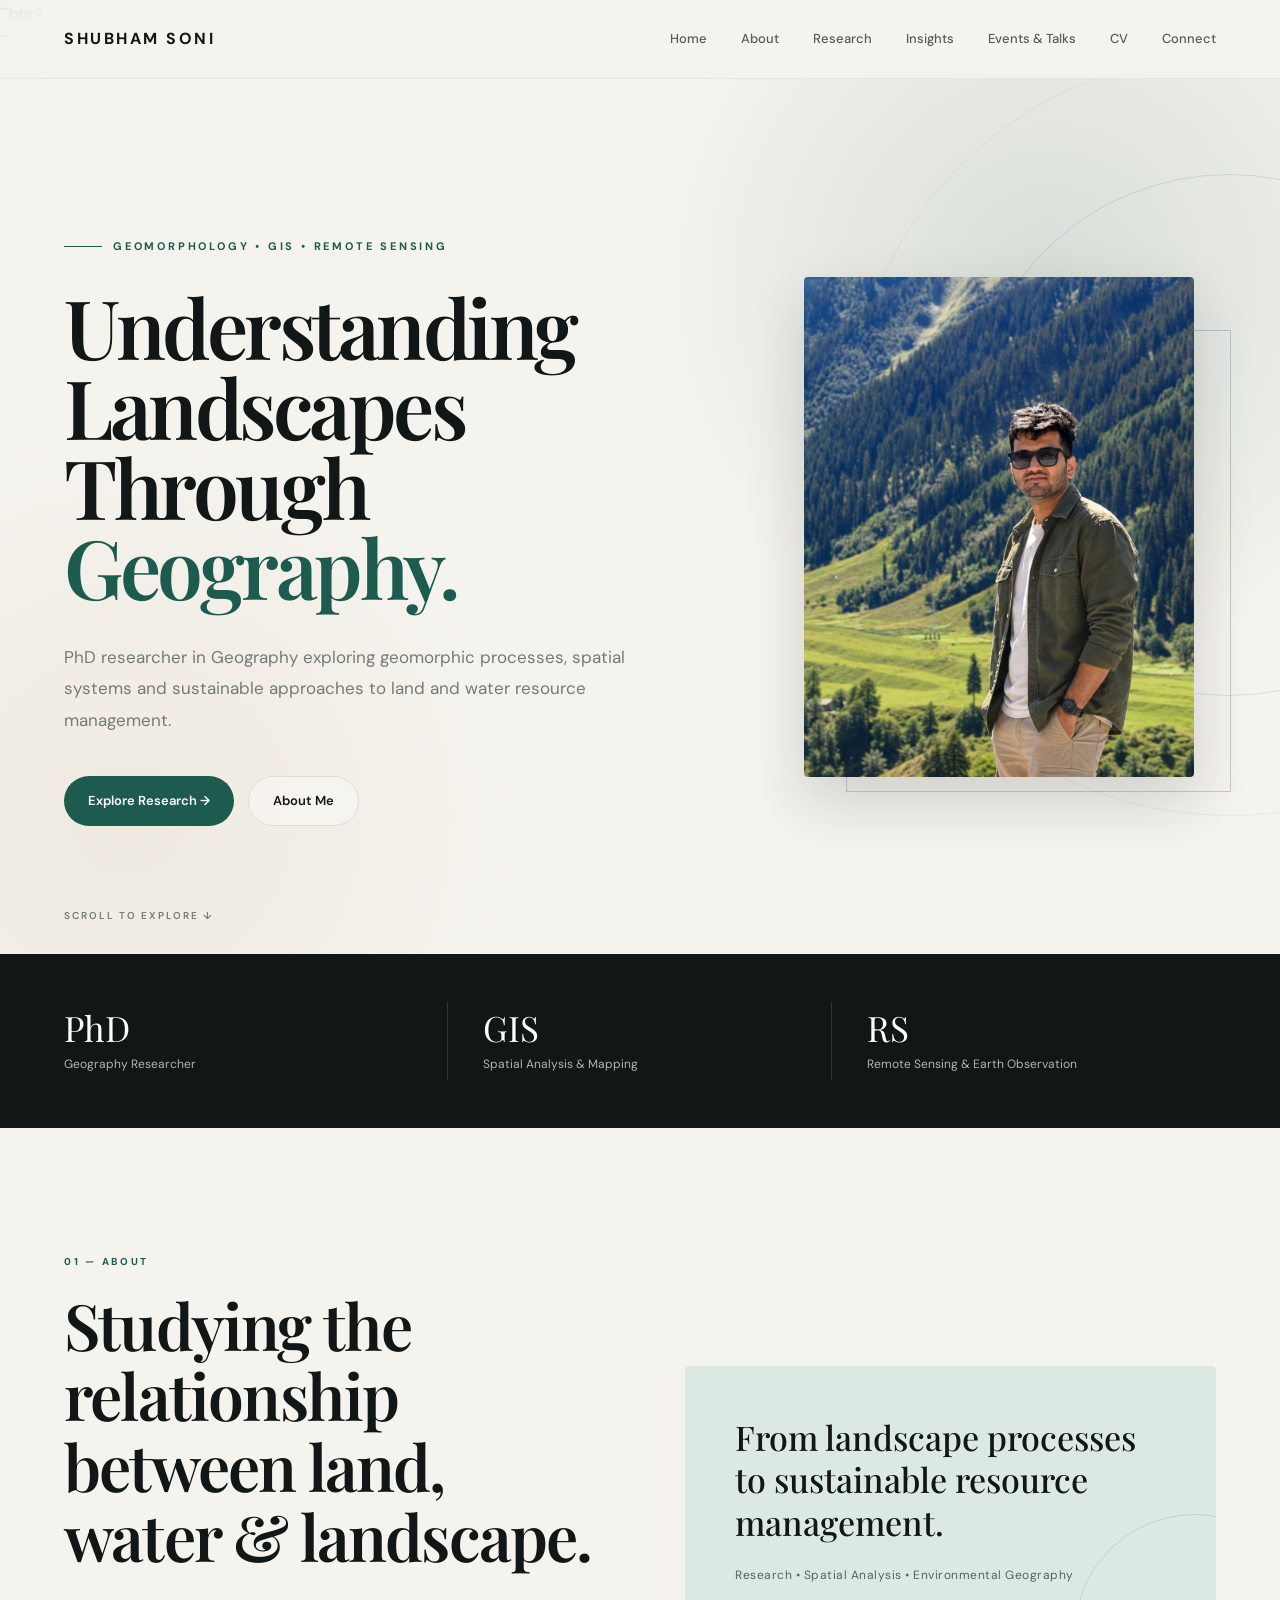
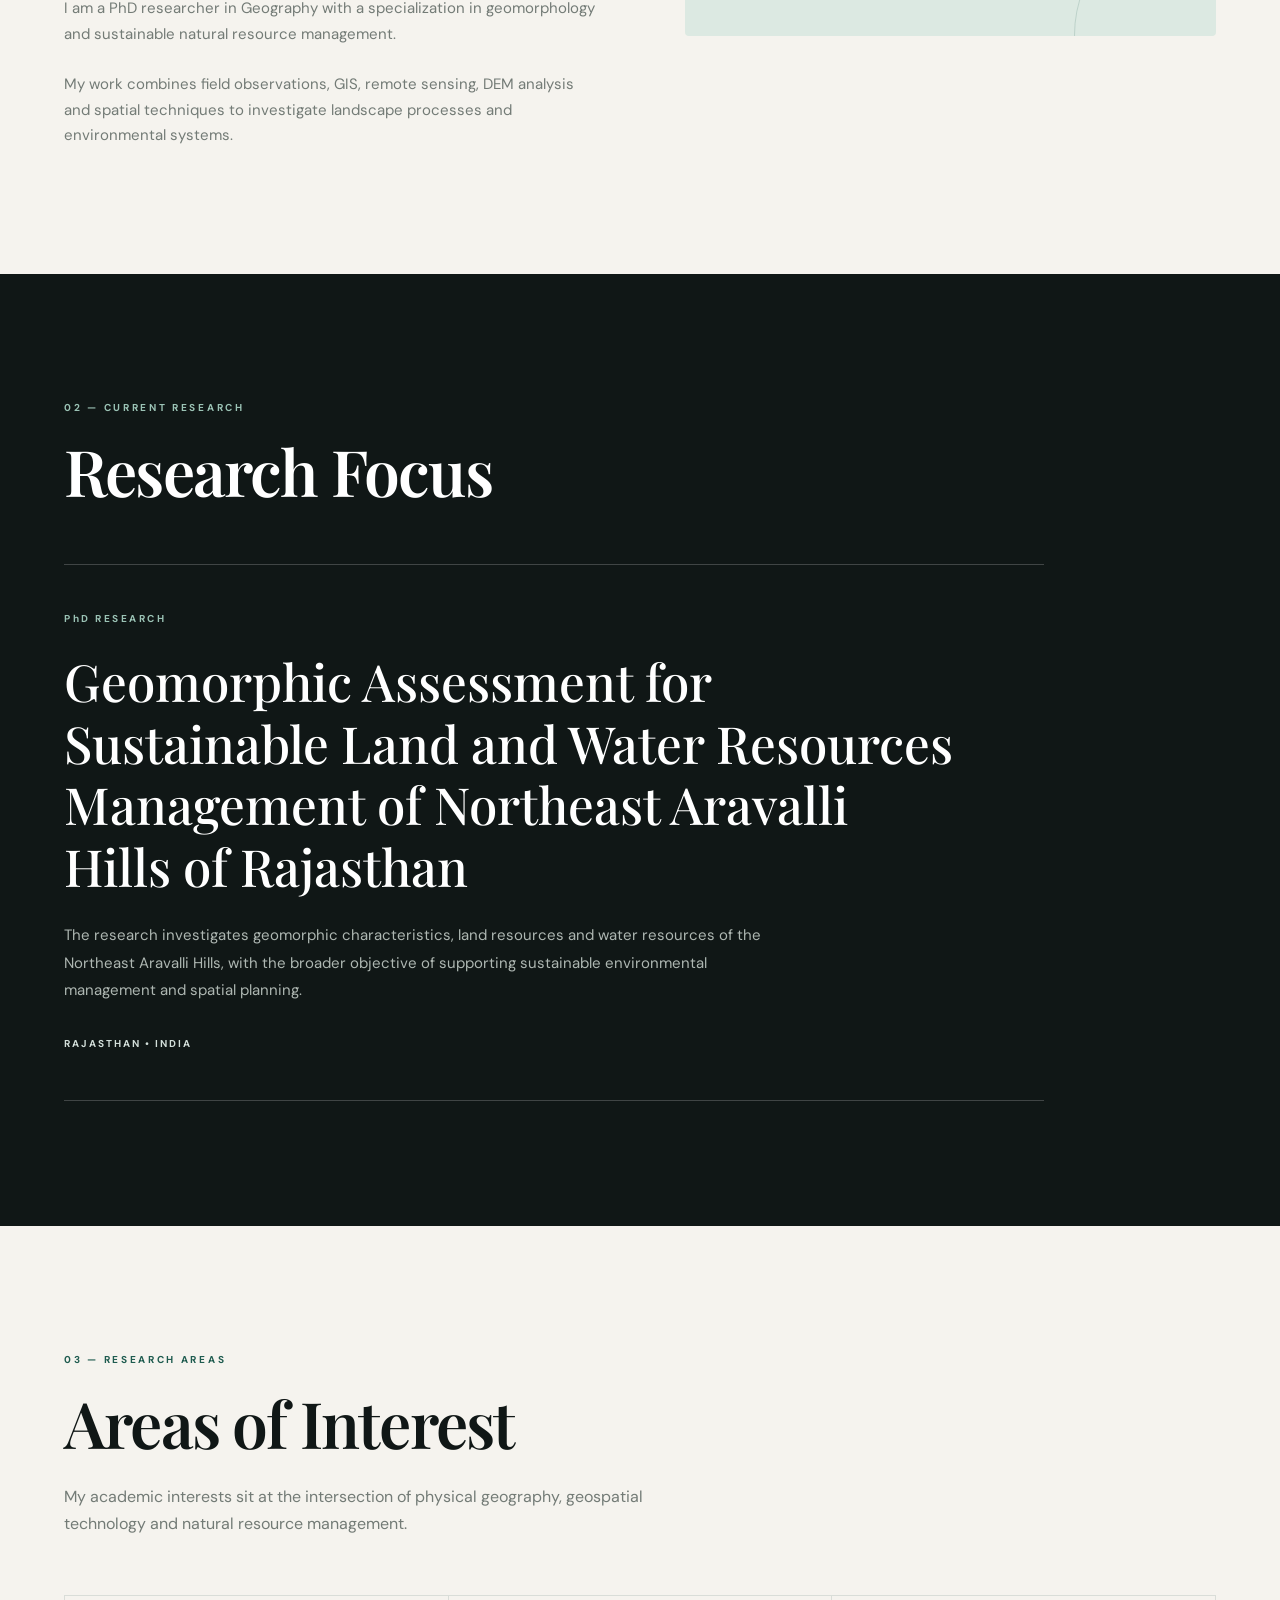
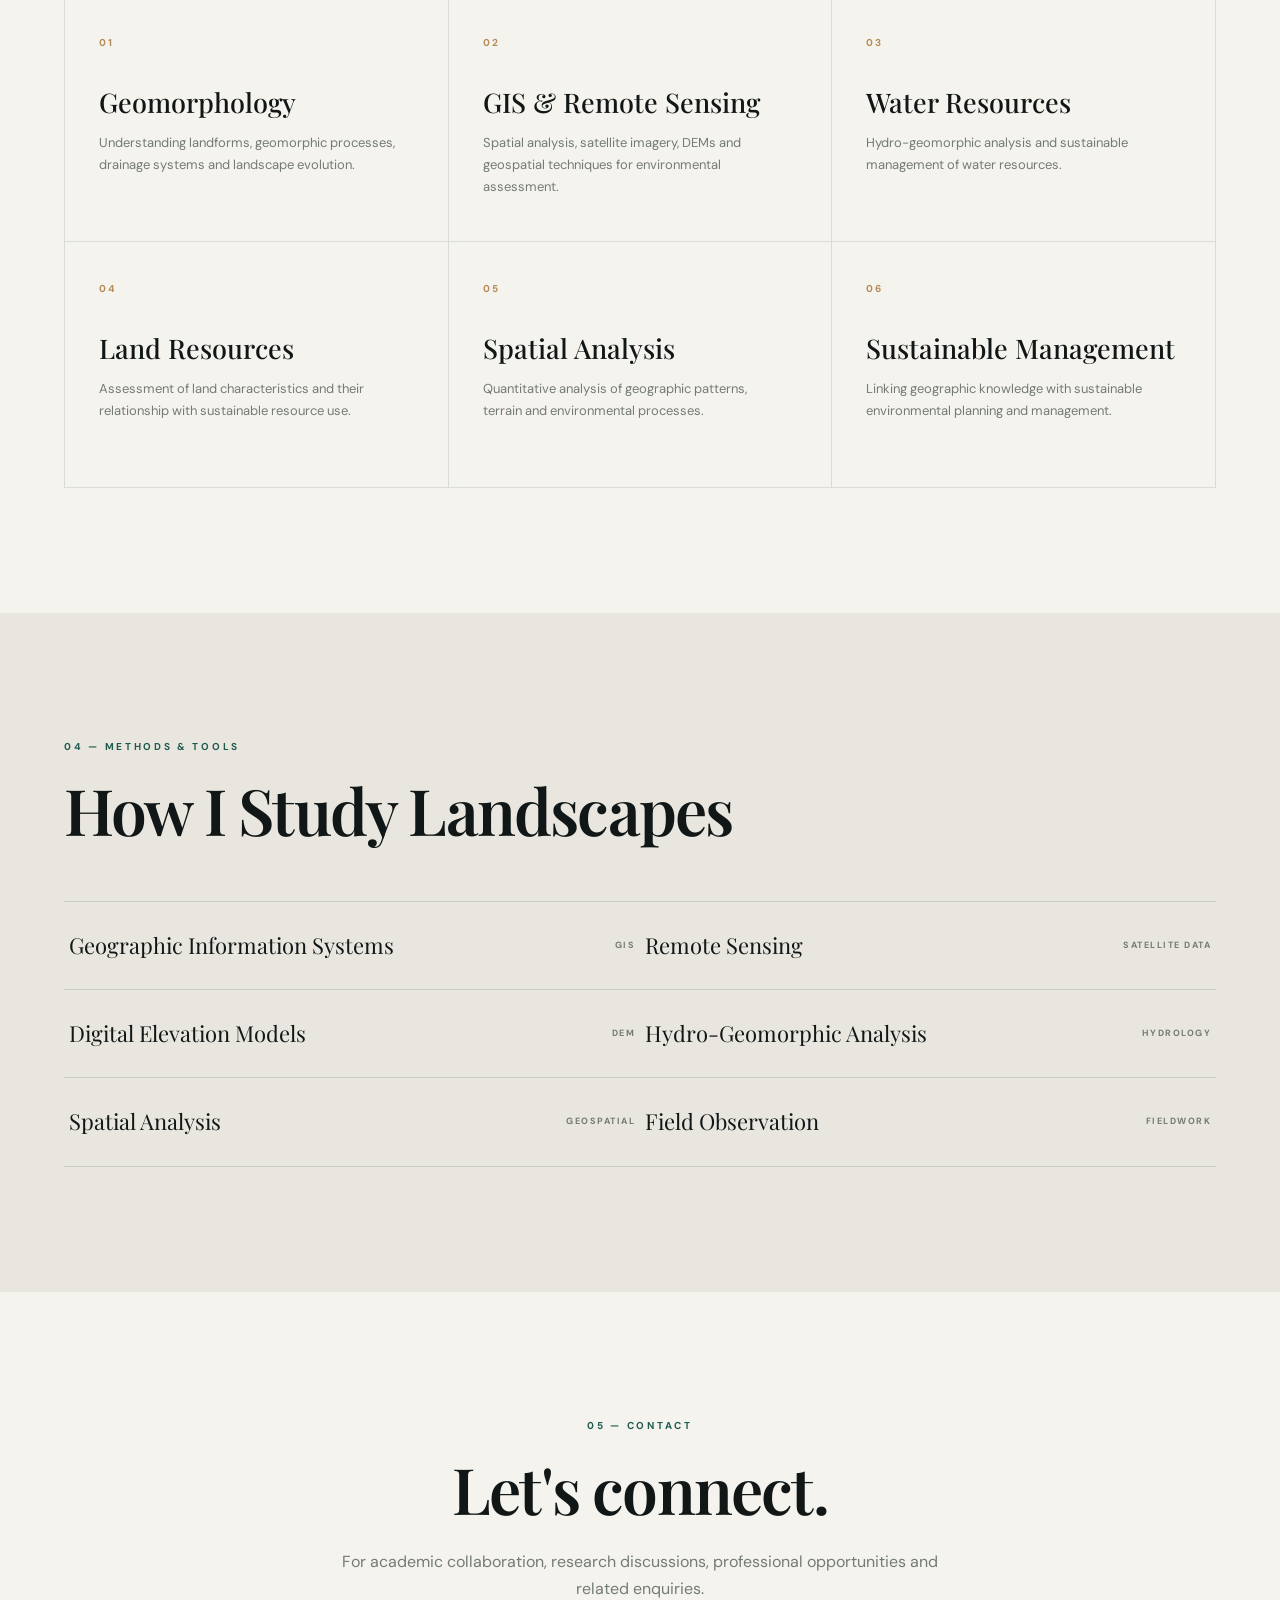
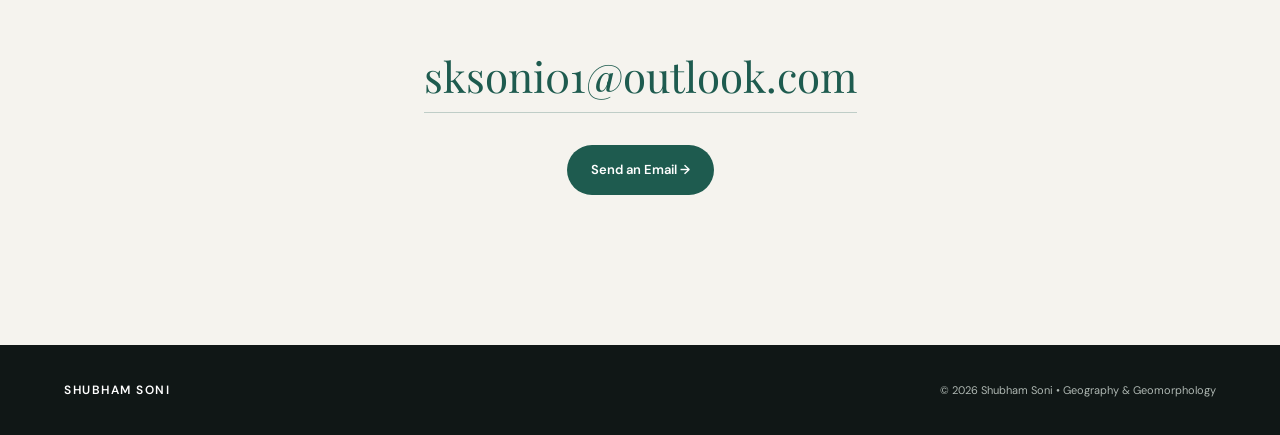
<file: index.html>
<!DOCTYPE html>
<html lang="en">

<head>

    <meta charset="UTF-8">

    <meta name="viewport"
          content="width=device-width, initial-scale=1.0">

    <title>
        Shubham Soni | Geomorphology • GIS • Remote Sensing
    </title>

    <meta name="description"
          content="Shubham Soni is a PhD researcher in Geography specializing in geomorphology, GIS, remote sensing, and sustainable land and water resource management.">

    <link rel="preconnect"
          href="https://fonts.googleapis.com">

    <link rel="preconnect"
          href="https://fonts.gstatic.com"
          crossorigin>

    <link href="https://fonts.googleapis.com/css2?family=DM+Sans:wght@400;500;600;700&family=Playfair+Display:wght@500;600;700&display=swap"
          rel="stylesheet">

    <link rel="stylesheet"
          href="style.css">

</head>


<body>

```html
<!-- =====================================================
     NAVIGATION
===================================================== -->

<header>

    <nav>

        <a href="index.html"
           class="logo">
            SHUBHAM SONI
        </a>


        <div class="nav-links">

            <a href="index.html">
                Home
            </a>

            <a href="about.html">
                About
            </a>

            <a href="research.html">
                Research
            </a>

            <a href="insights.html">
                Insights
            </a>

            <a href="events.html">
                Events & Talks
            </a>

            <a href="cv.html">
                CV
            </a>

            <a href="connect.html">
                Connect
            </a>

        </div>

    </nav>

</header>



<main>
```

<!-- =====================================================
     HERO
===================================================== -->

<section class="hero">

    <div class="container hero-container">


        <div class="hero-content fade-up">

            <div class="eyebrow">
                GEOMORPHOLOGY • GIS • REMOTE SENSING
            </div>


            <h1>

                Understanding<br>

                Landscapes<br>

                Through <em>Geography.</em>

            </h1>


            <p class="hero-description">

                PhD researcher in Geography exploring geomorphic processes,
                spatial systems and sustainable approaches to land and water
                resource management.

            </p>


            <div class="hero-buttons">

                <a href="#research"
                   class="btn btn-primary">

                    Explore Research →

                </a>


                <a href="#about"
                   class="btn btn-outline">

                    About Me

                </a>

            </div>

        </div>



        <!-- YOUR PHOTOGRAPH -->

        <div class="hero-image fade-up">

            <img
                src="shubham-soni.webp"
                alt="Shubham Soni, PhD researcher in Geography and Geomorphology"
            >

        </div>


    </div>


    <div class="scroll">
        Scroll to explore ↓
    </div>

</section>



<!-- =====================================================
     STATS
===================================================== -->

<div class="stats">

    <div class="container stats-grid">


        <div class="stat">

            <div class="stat-number">
                PhD
            </div>

            <div class="stat-label">
                Geography Researcher
            </div>

        </div>


        <div class="stat">

            <div class="stat-number">
                GIS
            </div>

            <div class="stat-label">
                Spatial Analysis & Mapping
            </div>

        </div>


        <div class="stat">

            <div class="stat-number">
                RS
            </div>

            <div class="stat-label">
                Remote Sensing & Earth Observation
            </div>

        </div>


    </div>

</div>



<!-- =====================================================
     ABOUT
===================================================== -->

<section id="about">

    <div class="container about-grid">


        <div class="about-text">

            <div class="section-label">
                01 — ABOUT
            </div>


            <h2 class="section-title">

                Studying the relationship
                between land, water &
                landscape.

            </h2>


            <p>

                I am a PhD researcher in Geography with a specialization
                in geomorphology and sustainable natural resource management.

            </p>


            <p>

                My work combines field observations, GIS, remote sensing,
                DEM analysis and spatial techniques to investigate landscape
                processes and environmental systems.

            </p>

        </div>



        <div class="about-box">

            <h3>

                From landscape
                processes to
                sustainable
                resource management.

            </h3>


            <p>

                Research • Spatial Analysis • Environmental Geography

            </p>

        </div>


    </div>

</section>



<!-- =====================================================
     RESEARCH
===================================================== -->

<section id="research"
         class="research-section">

    <div class="container">


        <div class="section-label">
            02 — CURRENT RESEARCH
        </div>


        <h2 class="section-title">
            Research Focus
        </h2>


        <div class="research-card">


            <div class="research-number">
                PhD RESEARCH
            </div>


            <h3>

                Geomorphic Assessment for Sustainable Land and Water
                Resources Management of Northeast Aravalli Hills of Rajasthan

            </h3>


            <p>

                The research investigates geomorphic characteristics,
                land resources and water resources of the Northeast Aravalli
                Hills, with the broader objective of supporting sustainable
                environmental management and spatial planning.

            </p>


            <span class="research-location">

                Rajasthan • India

            </span>


        </div>

    </div>

</section>



<!-- =====================================================
     RESEARCH FOCUS
===================================================== -->

<section id="focus">

    <div class="container">


        <div class="section-label">
            03 — RESEARCH AREAS
        </div>


        <h2 class="section-title">
            Areas of Interest
        </h2>


        <p class="section-intro">

            My academic interests sit at the intersection of physical
            geography, geospatial technology and natural resource management.

        </p>



        <div class="focus-grid">


            <div class="focus-card">

                <div class="focus-number">
                    01
                </div>

                <h3>
                    Geomorphology
                </h3>

                <p>

                    Understanding landforms, geomorphic processes,
                    drainage systems and landscape evolution.

                </p>

            </div>



            <div class="focus-card">

                <div class="focus-number">
                    02
                </div>

                <h3>
                    GIS & Remote Sensing
                </h3>

                <p>

                    Spatial analysis, satellite imagery, DEMs and
                    geospatial techniques for environmental assessment.

                </p>

            </div>



            <div class="focus-card">

                <div class="focus-number">
                    03
                </div>

                <h3>
                    Water Resources
                </h3>

                <p>

                    Hydro-geomorphic analysis and sustainable
                    management of water resources.

                </p>

            </div>



            <div class="focus-card">

                <div class="focus-number">
                    04
                </div>

                <h3>
                    Land Resources
                </h3>

                <p>

                    Assessment of land characteristics and their
                    relationship with sustainable resource use.

                </p>

            </div>



            <div class="focus-card">

                <div class="focus-number">
                    05
                </div>

                <h3>
                    Spatial Analysis
                </h3>

                <p>

                    Quantitative analysis of geographic patterns,
                    terrain and environmental processes.

                </p>

            </div>



            <div class="focus-card">

                <div class="focus-number">
                    06
                </div>

                <h3>
                    Sustainable Management
                </h3>

                <p>

                    Linking geographic knowledge with sustainable
                    environmental planning and management.

                </p>

            </div>


        </div>

    </div>

</section>



<!-- =====================================================
     METHODS
===================================================== -->

<section class="methods">

    <div class="container">


        <div class="section-label">
            04 — METHODS & TOOLS
        </div>


        <h2 class="section-title">
            How I Study Landscapes
        </h2>



        <div class="method-list">


            <div class="method">

                <span>
                    Geographic Information Systems
                </span>

                <span>
                    GIS
                </span>

            </div>


            <div class="method">

                <span>
                    Remote Sensing
                </span>

                <span>
                    Satellite Data
                </span>

            </div>


            <div class="method">

                <span>
                    Digital Elevation Models
                </span>

                <span>
                    DEM
                </span>

            </div>


            <div class="method">

                <span>
                    Hydro-Geomorphic Analysis
                </span>

                <span>
                    Hydrology
                </span>

            </div>


            <div class="method">

                <span>
                    Spatial Analysis
                </span>

                <span>
                    Geospatial
                </span>

            </div>


            <div class="method">

                <span>
                    Field Observation
                </span>

                <span>
                    Fieldwork
                </span>

            </div>


        </div>

    </div>

</section>



<!-- =====================================================
     CONTACT
===================================================== -->

<section id="contact"
         class="contact">

    <div class="container">


        <div class="section-label">
            05 — CONTACT
        </div>


        <h2 class="section-title">
            Let's connect.
        </h2>


        <p class="section-intro">

            For academic collaboration, research discussions,
            professional opportunities and related enquiries.

        </p>


        <a
            href="mailto:sksoni01@outlook.com"
            class="contact-email">

            sksoni01@outlook.com

        </a>


        <div class="contact-button">

            <a
                href="mailto:sksoni01@outlook.com"
                class="btn btn-primary">

                Send an Email →

            </a>

        </div>


    </div>

</section>


</main>



<!-- =====================================================
     FOOTER
===================================================== -->

<footer>

    <div class="footer-inner">


        <div class="footer-name">

            SHUBHAM SONI

        </div>


        <div>

            © 2026 Shubham Soni • Geography & Geomorphology

        </div>


    </div>

</footer>


</body>

</html>
</file>
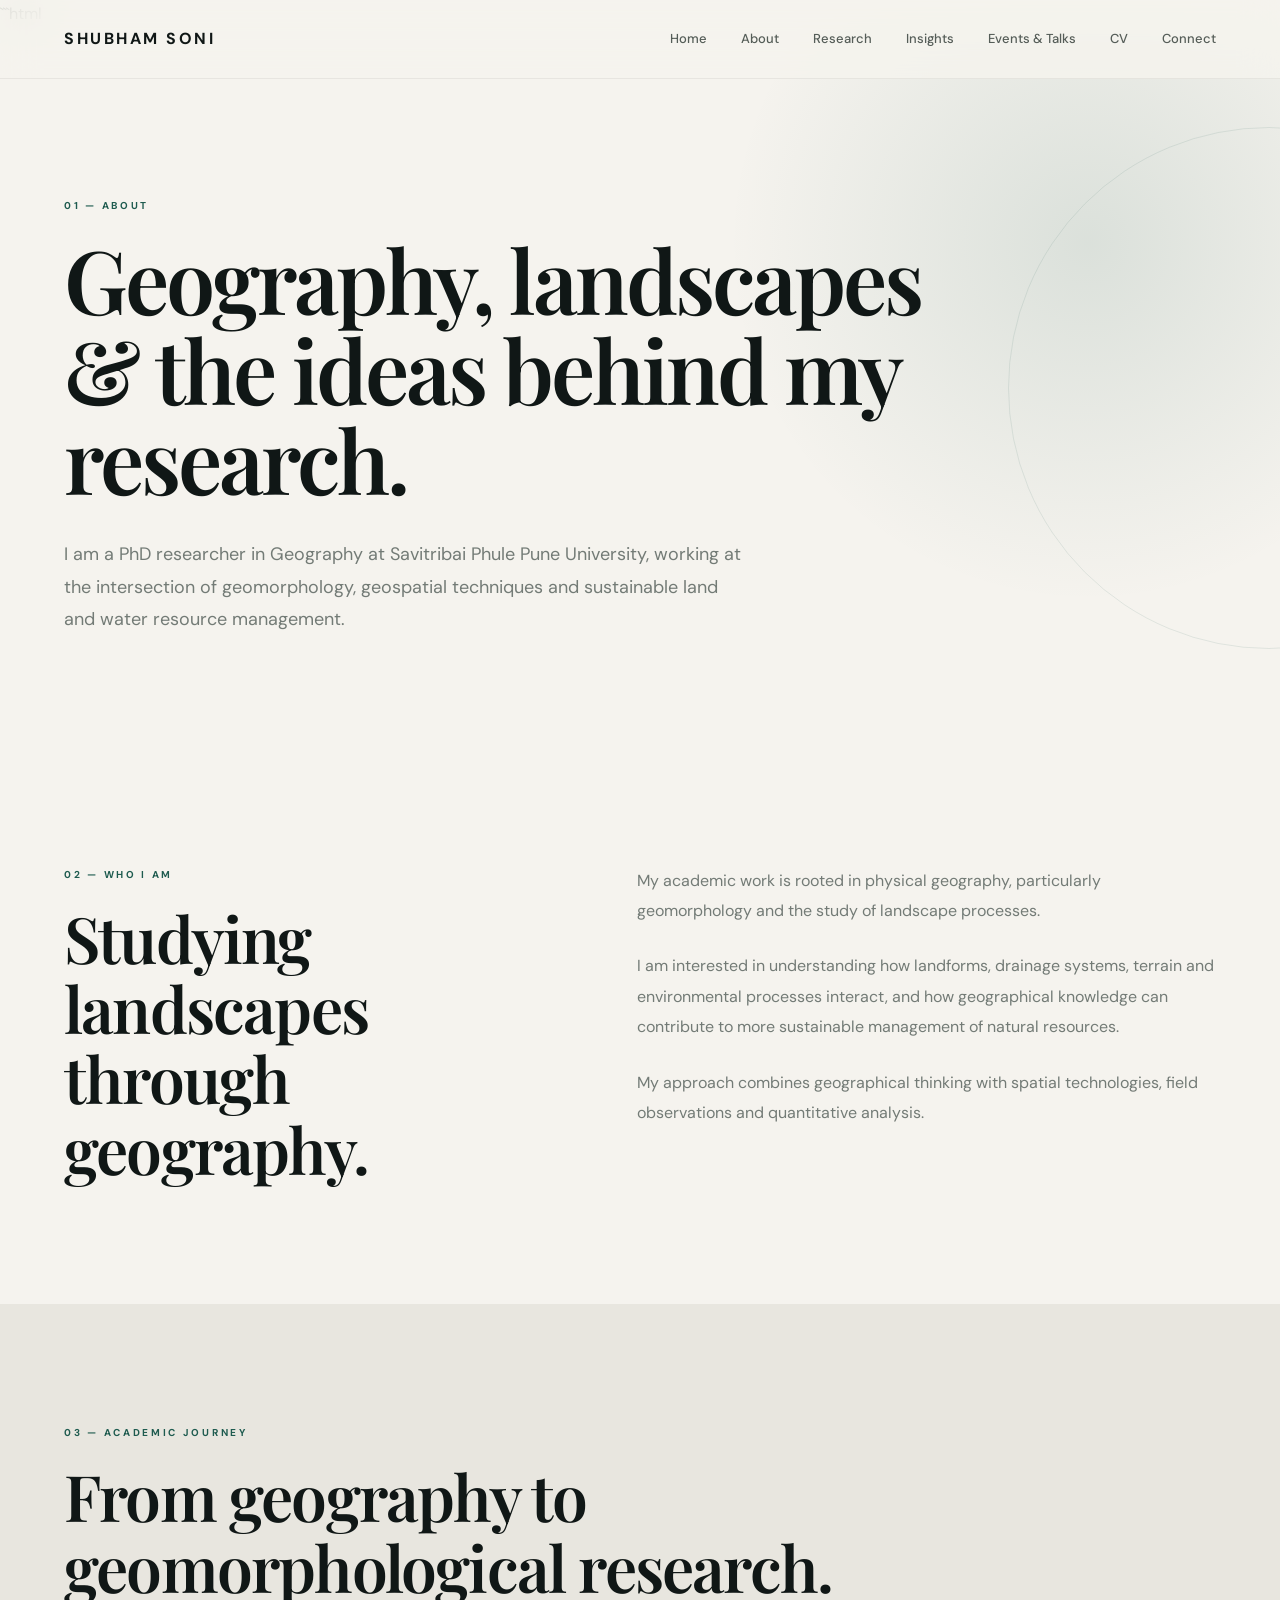
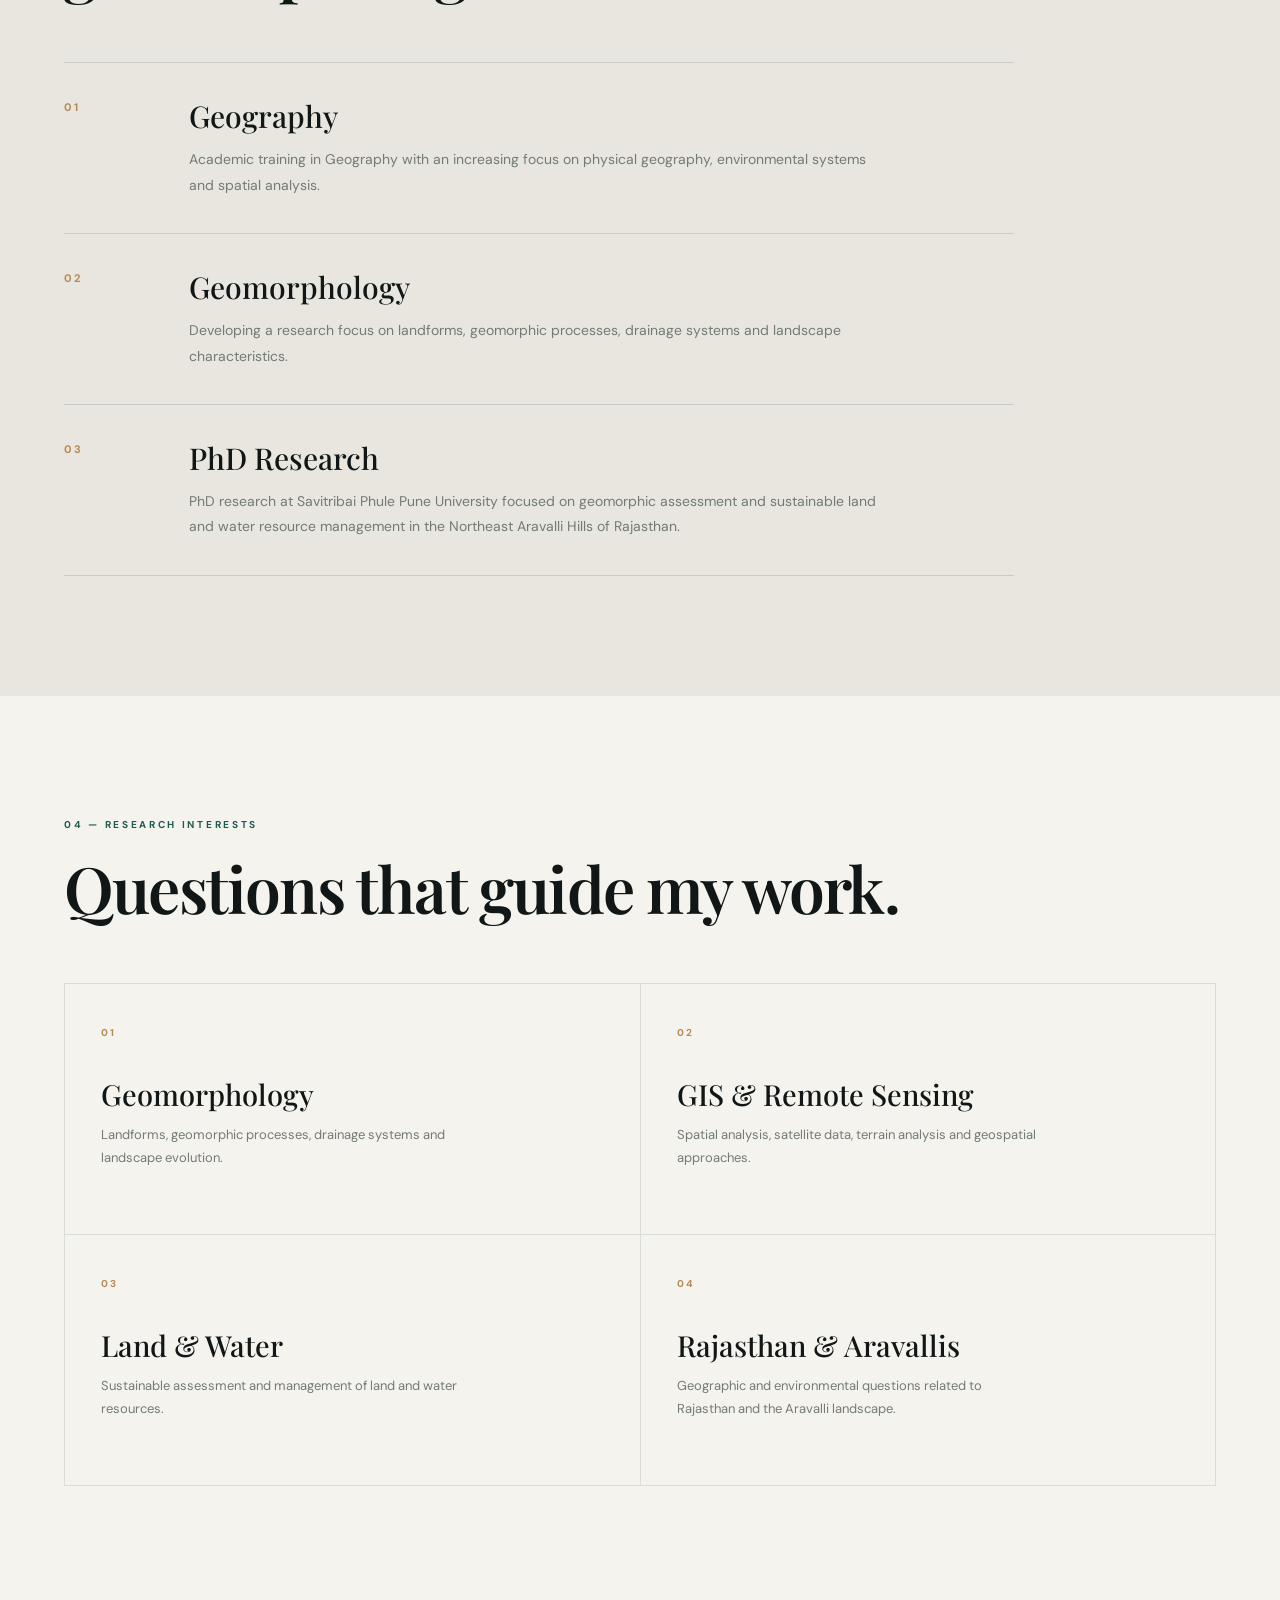
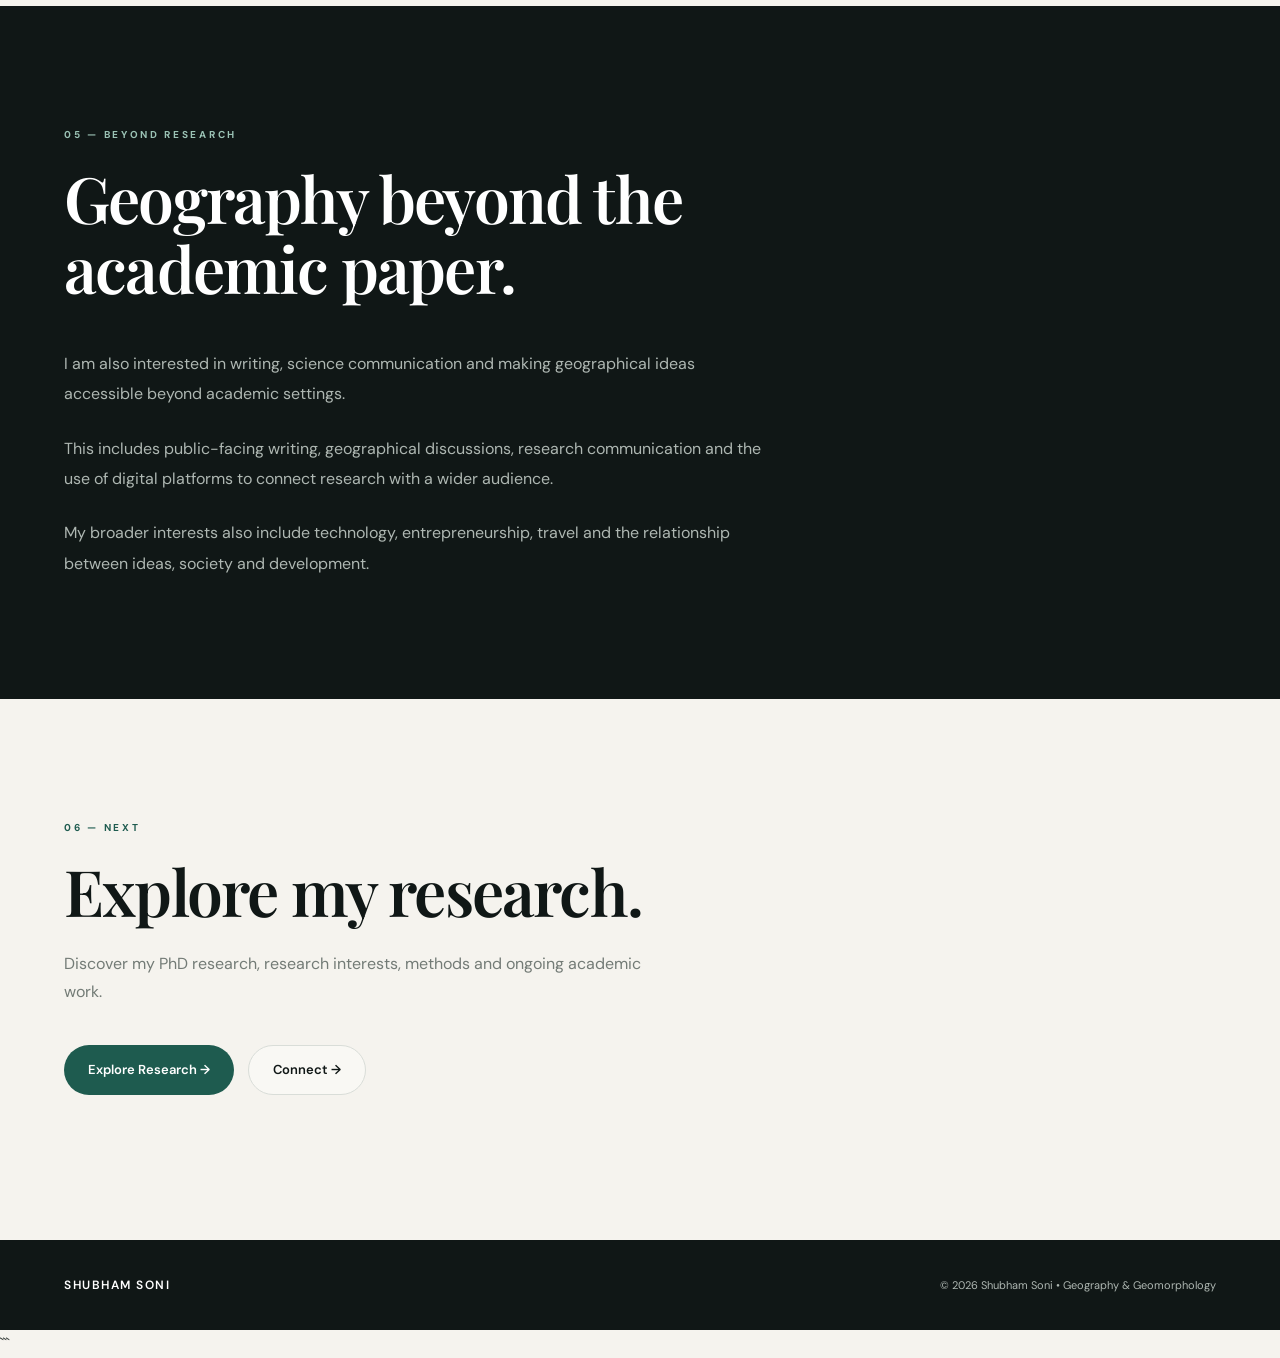
<file: about.html>
```html
<!DOCTYPE html>
<html lang="en">

<head>

    <meta charset="UTF-8">

    <meta name="viewport"
          content="width=device-width, initial-scale=1.0">

    <title>
        About Shubham Soni | Geography & Geomorphology
    </title>

    <meta name="description"
          content="Learn about Shubham Soni, a PhD researcher in Geography working in geomorphology, GIS, remote sensing, and sustainable land and water resource management.">

    <link rel="preconnect"
          href="https://fonts.googleapis.com">

    <link rel="preconnect"
          href="https://fonts.gstatic.com"
          crossorigin>

    <link href="https://fonts.googleapis.com/css2?family=DM+Sans:wght@400;500;600;700&family=Playfair+Display:wght@500;600;700&display=swap"
          rel="stylesheet">

    <link rel="stylesheet"
          href="style.css">

</head>


<body>


<!-- =====================================================
     NAVIGATION
===================================================== -->

<header>

    <nav>

        <a href="index.html"
           class="logo">
            SHUBHAM SONI
        </a>


        <div class="nav-links">

            <a href="index.html">
                Home
            </a>

            <a href="about.html">
                About
            </a>

            <a href="research.html">
                Research
            </a>

            <a href="insights.html">
                Insights
            </a>

            <a href="events.html">
                Events & Talks
            </a>

            <a href="cv.html">
                CV
            </a>

            <a href="connect.html">
                Connect
            </a>

        </div>

    </nav>

</header>



<main>


<!-- =====================================================
     ABOUT HERO
===================================================== -->

<section class="about-page-hero">

    <div class="container">

        <div class="section-label">
            01 — ABOUT
        </div>

        <h1 class="about-page-title">

            Geography, landscapes
            & the ideas behind
            my research.

        </h1>

        <p class="about-page-intro">

            I am a PhD researcher in Geography at Savitribai Phule
            Pune University, working at the intersection of
            geomorphology, geospatial techniques and sustainable
            land and water resource management.

        </p>

    </div>

</section>



<!-- =====================================================
     WHO I AM
===================================================== -->

<section class="about-page-section">

    <div class="container about-page-grid">

        <div>

            <div class="section-label">
                02 — WHO I AM
            </div>

            <h2 class="section-title">
                Studying landscapes
                through geography.
            </h2>

        </div>


        <div class="about-page-text">

            <p>

                My academic work is rooted in physical geography,
                particularly geomorphology and the study of
                landscape processes.

            </p>

            <p>

                I am interested in understanding how landforms,
                drainage systems, terrain and environmental
                processes interact, and how geographical knowledge
                can contribute to more sustainable management of
                natural resources.

            </p>

            <p>

                My approach combines geographical thinking with
                spatial technologies, field observations and
                quantitative analysis.

            </p>

        </div>

    </div>

</section>



<!-- =====================================================
     ACADEMIC JOURNEY
===================================================== -->

<section class="about-page-section about-page-muted">

    <div class="container">

        <div class="section-label">
            03 — ACADEMIC JOURNEY
        </div>

        <h2 class="section-title">
            From geography to
            geomorphological research.
        </h2>


        <div class="journey-list">


            <div class="journey-item">

                <div class="journey-number">
                    01
                </div>

                <div>

                    <h3>
                        Geography
                    </h3>

                    <p>
                        Academic training in Geography with an
                        increasing focus on physical geography,
                        environmental systems and spatial analysis.
                    </p>

                </div>

            </div>


            <div class="journey-item">

                <div class="journey-number">
                    02
                </div>

                <div>

                    <h3>
                        Geomorphology
                    </h3>

                    <p>
                        Developing a research focus on landforms,
                        geomorphic processes, drainage systems and
                        landscape characteristics.
                    </p>

                </div>

            </div>


            <div class="journey-item">

                <div class="journey-number">
                    03
                </div>

                <div>

                    <h3>
                        PhD Research
                    </h3>

                    <p>
                        PhD research at Savitribai Phule Pune
                        University focused on geomorphic assessment
                        and sustainable land and water resource
                        management in the Northeast Aravalli Hills
                        of Rajasthan.
                    </p>

                </div>

            </div>


        </div>

    </div>

</section>



<!-- =====================================================
     RESEARCH INTERESTS
===================================================== -->

<section class="about-page-section">

    <div class="container">

        <div class="section-label">
            04 — RESEARCH INTERESTS
        </div>

        <h2 class="section-title">
            Questions that guide
            my work.
        </h2>


        <div class="about-interest-grid">


            <div class="about-interest-card">

                <span>
                    01
                </span>

                <h3>
                    Geomorphology
                </h3>

                <p>
                    Landforms, geomorphic processes, drainage
                    systems and landscape evolution.
                </p>

            </div>


            <div class="about-interest-card">

                <span>
                    02
                </span>

                <h3>
                    GIS & Remote Sensing
                </h3>

                <p>
                    Spatial analysis, satellite data, terrain
                    analysis and geospatial approaches.
                </p>

            </div>


            <div class="about-interest-card">

                <span>
                    03
                </span>

                <h3>
                    Land & Water
                </h3>

                <p>
                    Sustainable assessment and management of
                    land and water resources.
                </p>

            </div>


            <div class="about-interest-card">

                <span>
                    04
                </span>

                <h3>
                    Rajasthan & Aravallis
                </h3>

                <p>
                    Geographic and environmental questions related
                    to Rajasthan and the Aravalli landscape.
                </p>

            </div>


        </div>

    </div>

</section>



<!-- =====================================================
     BEYOND RESEARCH
===================================================== -->

<section class="about-page-section about-page-dark">

    <div class="container">

        <div class="section-label">
            05 — BEYOND RESEARCH
        </div>

        <h2 class="section-title">
            Geography beyond
            the academic paper.
        </h2>

        <div class="about-dark-content">

            <p>

                I am also interested in writing, science communication
                and making geographical ideas accessible beyond
                academic settings.

            </p>

            <p>

                This includes public-facing writing, geographical
                discussions, research communication and the use of
                digital platforms to connect research with a wider
                audience.

            </p>

            <p>

                My broader interests also include technology,
                entrepreneurship, travel and the relationship between
                ideas, society and development.

            </p>

        </div>

    </div>

</section>



<!-- =====================================================
     CONNECT
===================================================== -->

<section class="about-page-cta">

    <div class="container">

        <div class="section-label">
            06 — NEXT
        </div>

        <h2 class="section-title">
            Explore my research.
        </h2>

        <p class="section-intro">

            Discover my PhD research, research interests,
            methods and ongoing academic work.

        </p>

        <div class="hero-buttons">

            <a href="research.html"
               class="btn btn-primary">

                Explore Research →

            </a>

            <a href="connect.html"
               class="btn btn-outline">

                Connect →

            </a>

        </div>

    </div>

</section>


</main>



<!-- =====================================================
     FOOTER
===================================================== -->

<footer>

    <div class="footer-inner">

        <div class="footer-name">
            SHUBHAM SONI
        </div>

        <div>
            © 2026 Shubham Soni • Geography & Geomorphology
        </div>

    </div>

</footer>


</body>

</html>
```
</file>
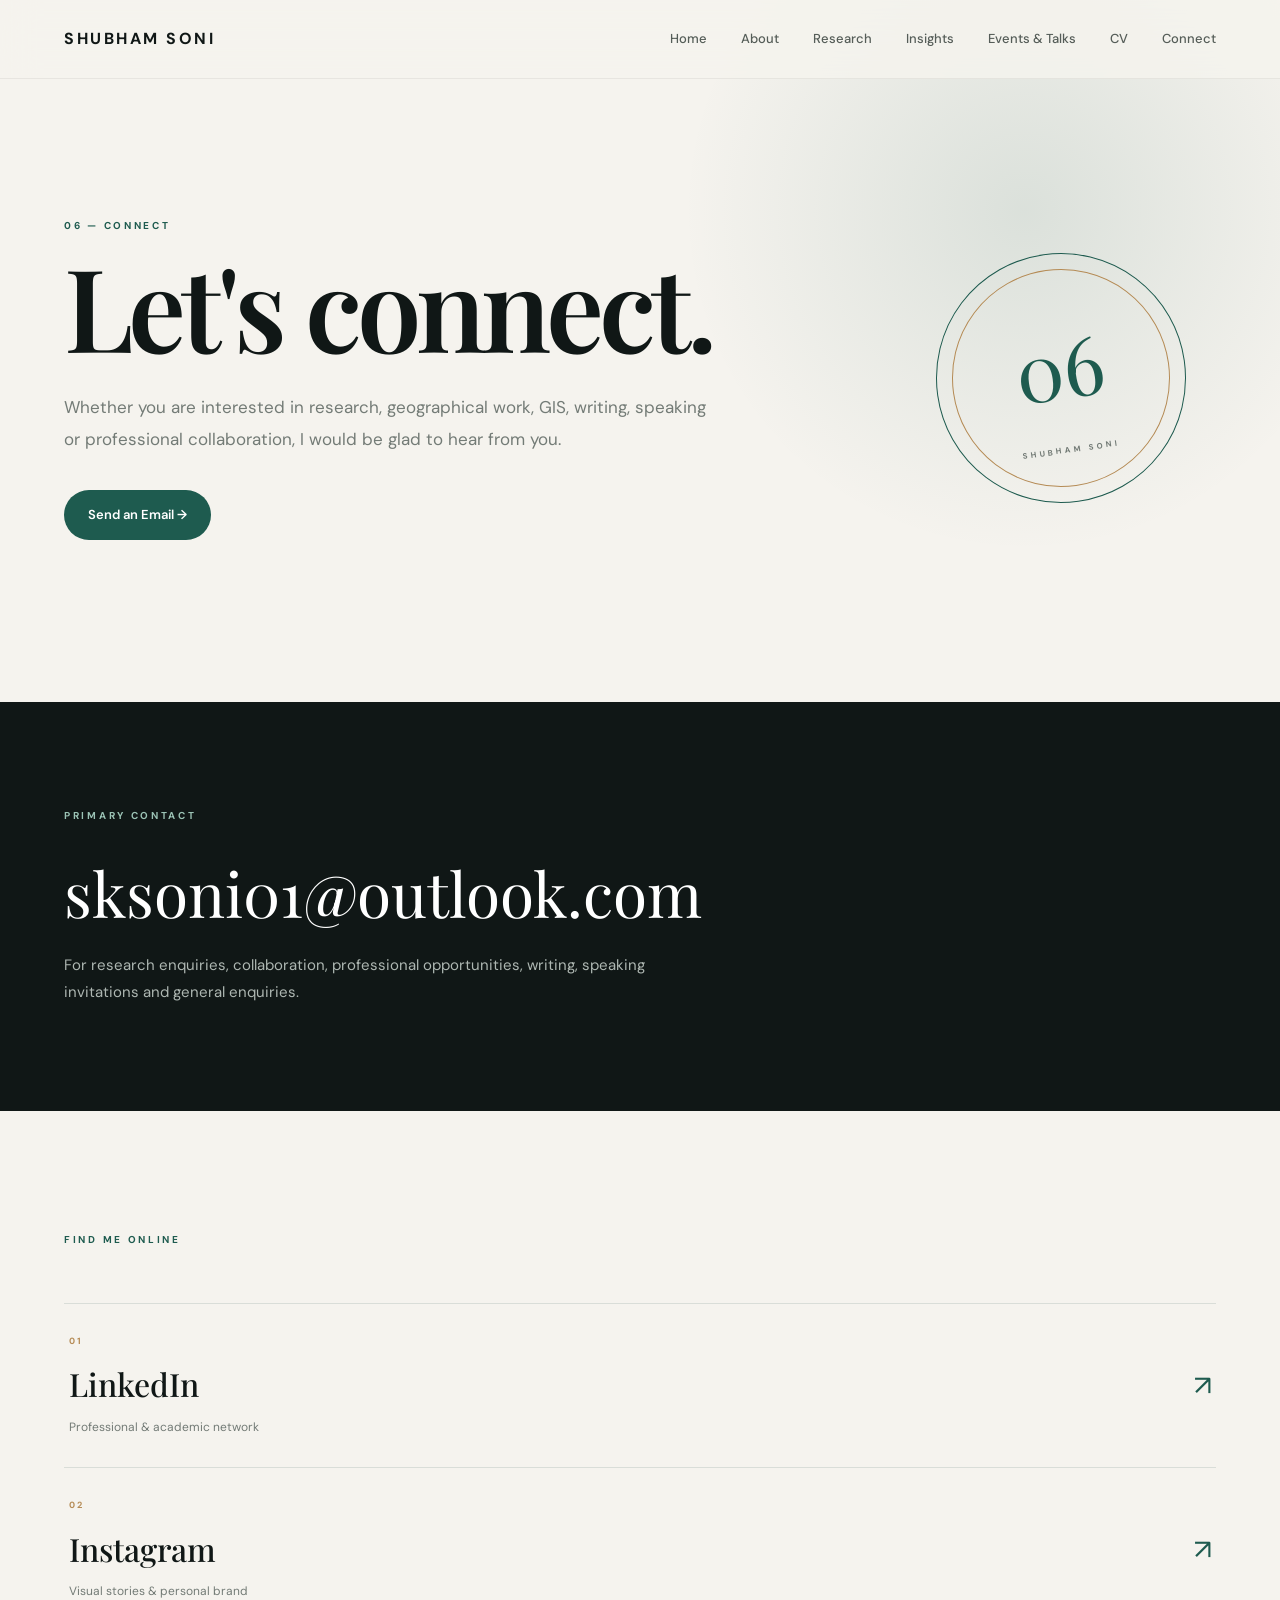
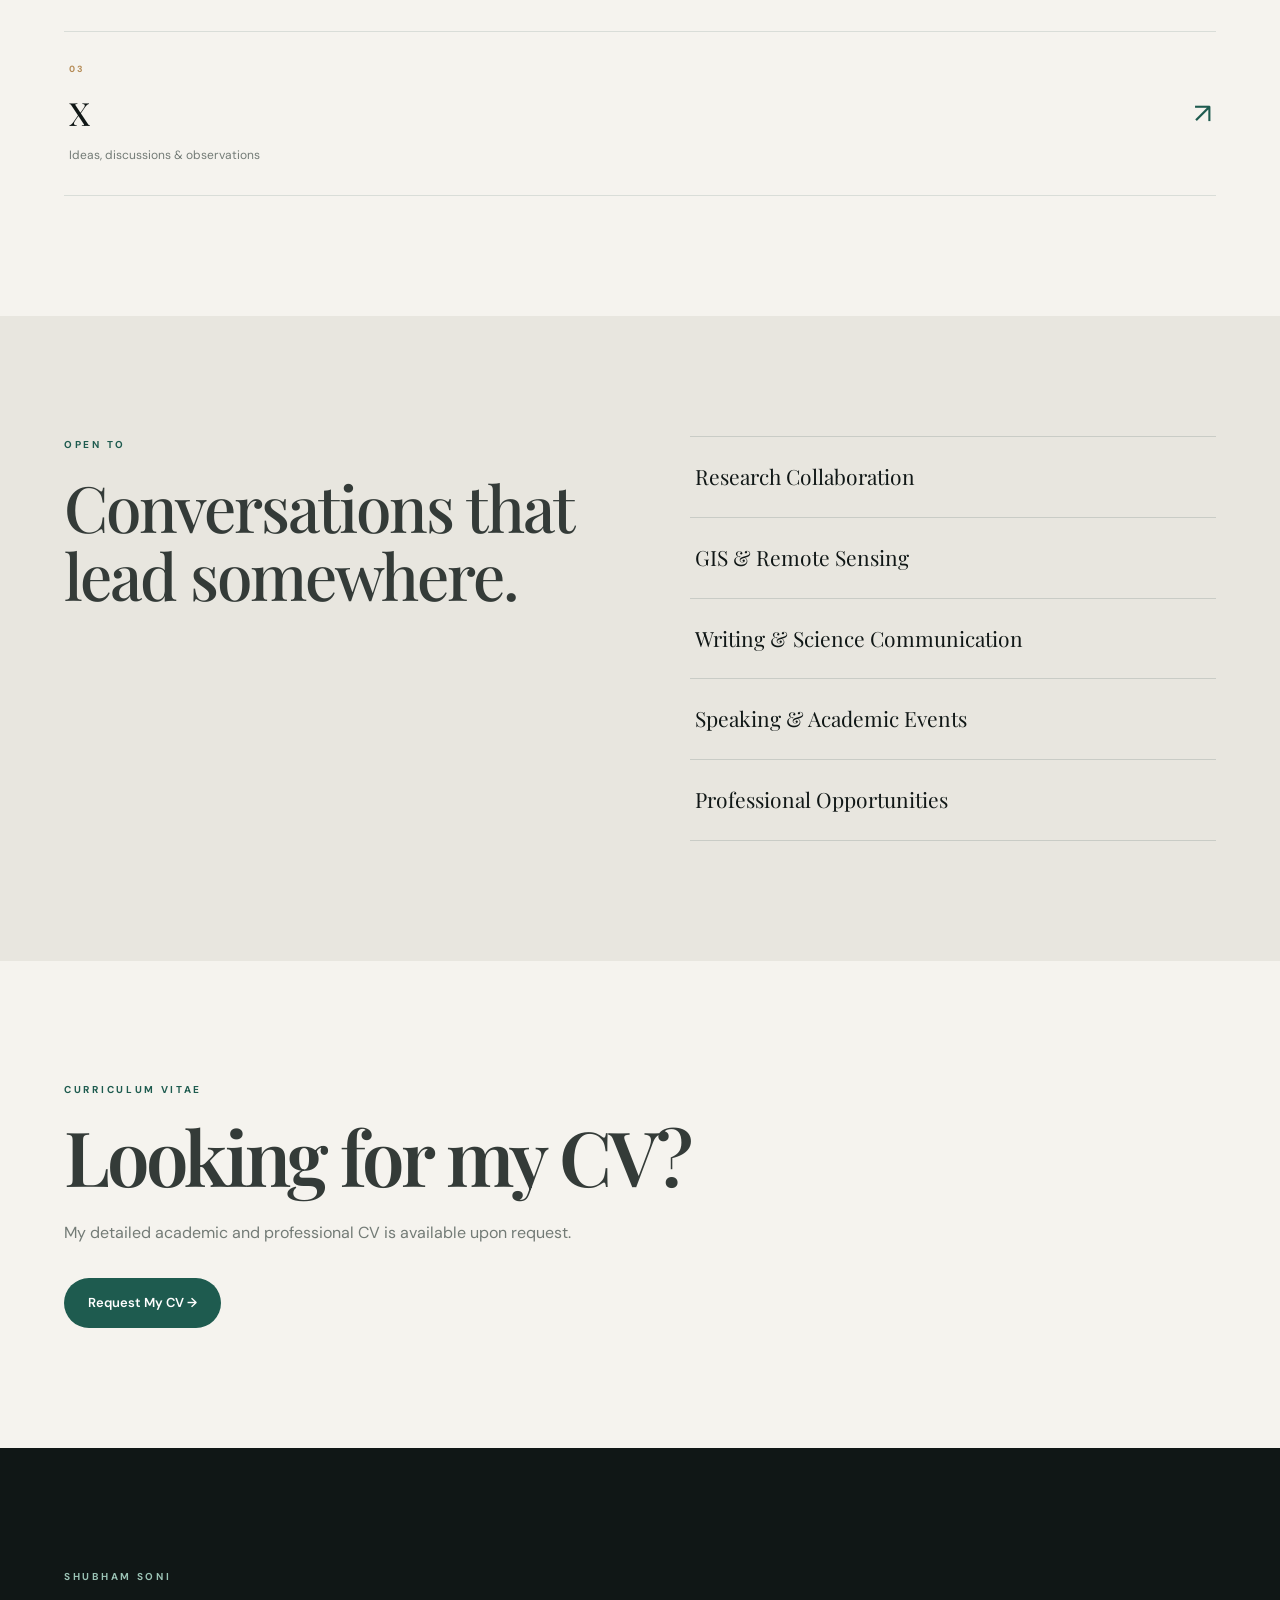
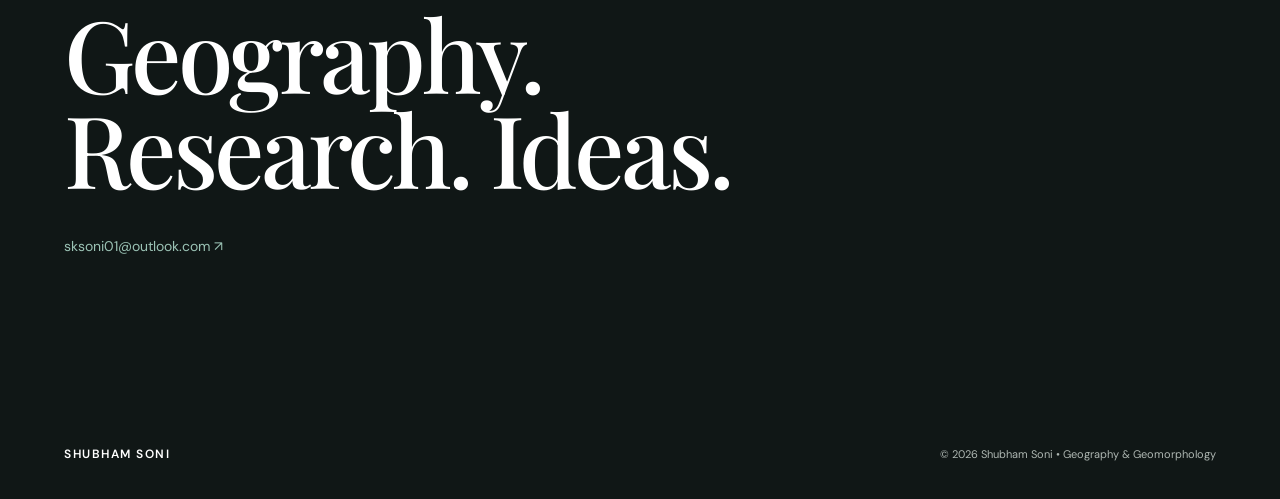
<file: connect.html>
<!DOCTYPE html>
<html lang="en">

<head>

    <meta charset="UTF-8">

    <meta name="viewport"
          content="width=device-width, initial-scale=1.0">

    <title>
        Connect | Shubham Soni
    </title>

    <meta name="description"
          content="Connect with Shubham Soni for research, GIS, writing, speaking and professional collaboration.">

    <link rel="preconnect"
          href="https://fonts.googleapis.com">

    <link rel="preconnect"
          href="https://fonts.gstatic.com"
          crossorigin>

    <link href="https://fonts.googleapis.com/css2?family=DM+Sans:wght@400;500;600;700&family=Playfair+Display:wght@500;600;700&display=swap"
          rel="stylesheet">

    <link rel="stylesheet"
          href="style.css">

</head>


<body>


<!-- =====================================================
     NAVIGATION
===================================================== -->

<header>

    <nav>

        <a href="index.html"
           class="logo">
            SHUBHAM SONI
        </a>


        <div class="nav-links">

            <a href="index.html">
                Home
            </a>

            <a href="about.html">
                About
            </a>

            <a href="research.html">
                Research
            </a>

            <a href="insights.html">
                Insights
            </a>

            <a href="events.html">
                Events & Talks
            </a>

            <a href="cv.html">
                CV
            </a>

            <a href="connect.html"
               class="active">
                Connect
            </a>

        </div>

    </nav>

</header>



<main>


<!-- =====================================================
     CONNECT HERO
===================================================== -->

<section class="connect-hero">

    <div class="container">

        <div class="connect-hero-layout">


            <div>

                <div class="section-label">
                    06 — CONNECT
                </div>


                <h1>

                    Let's
                    connect.

                </h1>


                <p>

                    Whether you are interested in research,
                    geographical work, GIS, writing, speaking
                    or professional collaboration, I would
                    be glad to hear from you.

                </p>


                <a href="mailto:sksoni01@outlook.com"
                   class="btn btn-primary">

                    Send an Email →

                </a>

            </div>


            <div class="connect-mark">

                <span>
                    06
                </span>

                <small>
                    SHUBHAM SONI
                </small>

            </div>


        </div>

    </div>

</section>



<!-- =====================================================
     EMAIL
===================================================== -->

<section class="connect-contact">

    <div class="container">

        <div class="section-label">
            PRIMARY CONTACT
        </div>


        <a href="mailto:sksoni01@outlook.com"
           class="connect-email">

            sksoni01@outlook.com

        </a>


        <p>

            For research enquiries, collaboration,
            professional opportunities, writing,
            speaking invitations and general enquiries.

        </p>

    </div>

</section>



<!-- =====================================================
     SOCIAL & PROFESSIONAL
===================================================== -->

<section class="connect-links">

    <div class="container">

        <div class="section-label">
            FIND ME ONLINE
        </div>


        <div class="connect-link-list">


            <!-- LINKEDIN -->

            <a href="https://www.linkedin.com/in/shubham-soni-726575234/"
               target="_blank"
               rel="noopener noreferrer"
               class="connect-link">

                <div>

                    <span class="connect-link-number">
                        01
                    </span>

                    <h3>
                        LinkedIn
                    </h3>

                    <p>
                        Professional & academic network
                    </p>

                </div>

                <span class="connect-arrow">
                    ↗
                </span>

            </a>



            <!-- INSTAGRAM -->

            <a href="https://www.instagram.com/shubhamsoni.in/"
               target="_blank"
               rel="noopener noreferrer"
               class="connect-link">

                <div>

                    <span class="connect-link-number">
                        02
                    </span>

                    <h3>
                        Instagram
                    </h3>

                    <p>
                        Visual stories & personal brand
                    </p>

                </div>

                <span class="connect-arrow">
                    ↗
                </span>

            </a>



            <!-- X -->

            <a href="https://x.com/shubhamsoni_in"
               target="_blank"
               rel="noopener noreferrer"
               class="connect-link">

                <div>

                    <span class="connect-link-number">
                        03
                    </span>

                    <h3>
                        X
                    </h3>

                    <p>
                        Ideas, discussions & observations
                    </p>

                </div>

                <span class="connect-arrow">
                    ↗
                </span>

            </a>


        </div>

    </div>

</section>



<!-- =====================================================
     OPEN TO
===================================================== -->

<section class="connect-open">

    <div class="container">

        <div class="connect-open-grid">


            <div>

                <div class="section-label">
                    OPEN TO
                </div>


                <h2>

                    Conversations
                    that lead somewhere.

                </h2>

            </div>


            <div class="connect-open-list">


                <div>
                    Research Collaboration
                </div>


                <div>
                    GIS & Remote Sensing
                </div>


                <div>
                    Writing & Science Communication
                </div>


                <div>
                    Speaking & Academic Events
                </div>


                <div>
                    Professional Opportunities
                </div>


            </div>


        </div>

    </div>

</section>



<!-- =====================================================
     CV
===================================================== -->

<section class="connect-cv">

    <div class="container">

        <div class="section-label">
            CURRICULUM VITAE
        </div>


        <h2>

            Looking for
            my CV?

        </h2>


        <p>

            My detailed academic and professional CV is
            available upon request.

        </p>


        <a href="cv.html"
           class="btn btn-primary">

            Request My CV →

        </a>

    </div>

</section>



<!-- =====================================================
     CLOSING
===================================================== -->

<section class="connect-closing">

    <div class="container">

        <div class="connect-closing-inner">

            <div class="section-label">
                SHUBHAM SONI
            </div>


            <h2>

                Geography.
                Research.
                Ideas.

            </h2>


            <a href="mailto:sksoni01@outlook.com">

                sksoni01@outlook.com ↗

            </a>

        </div>

    </div>

</section>


</main>



<!-- =====================================================
     FOOTER
===================================================== -->

<footer>

    <div class="footer-inner">

        <div class="footer-name">
            SHUBHAM SONI
        </div>

        <div>
            © 2026 Shubham Soni • Geography & Geomorphology
        </div>

    </div>

</footer>


</body>

</html>
</file>
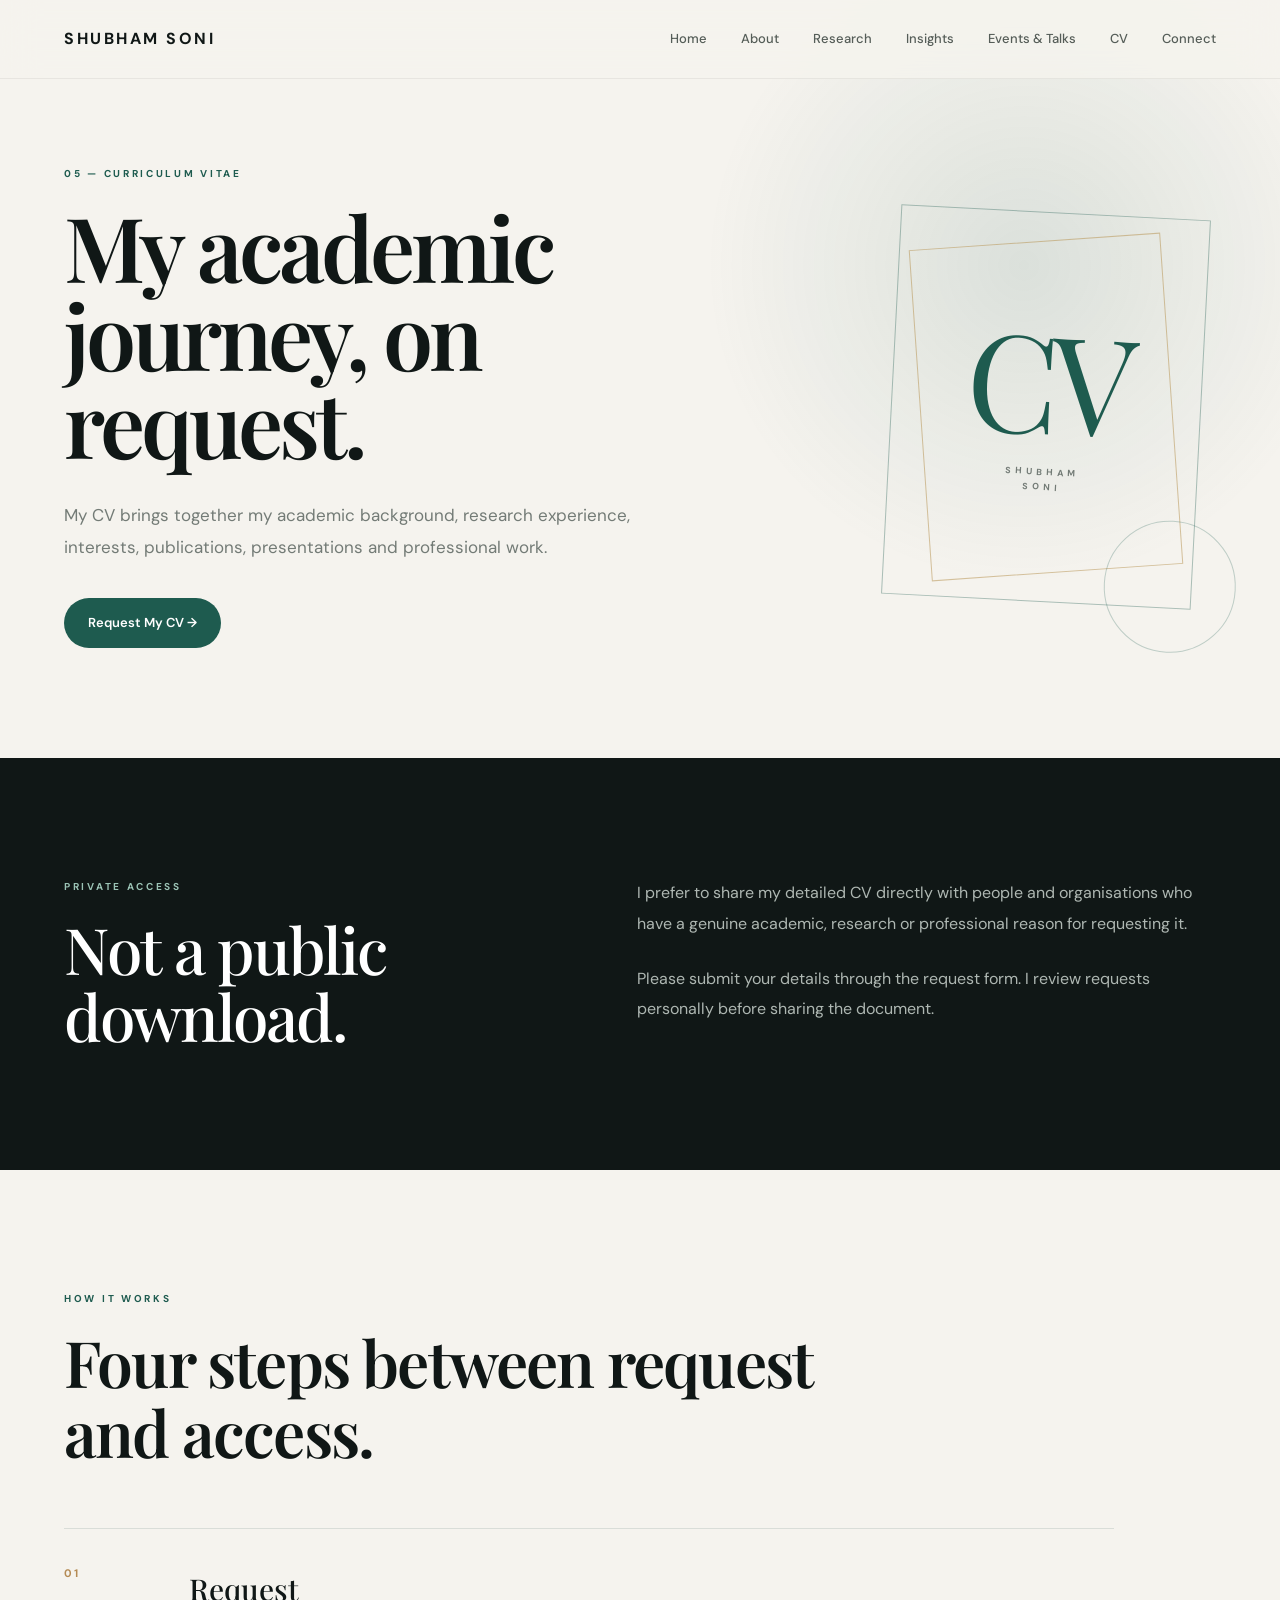
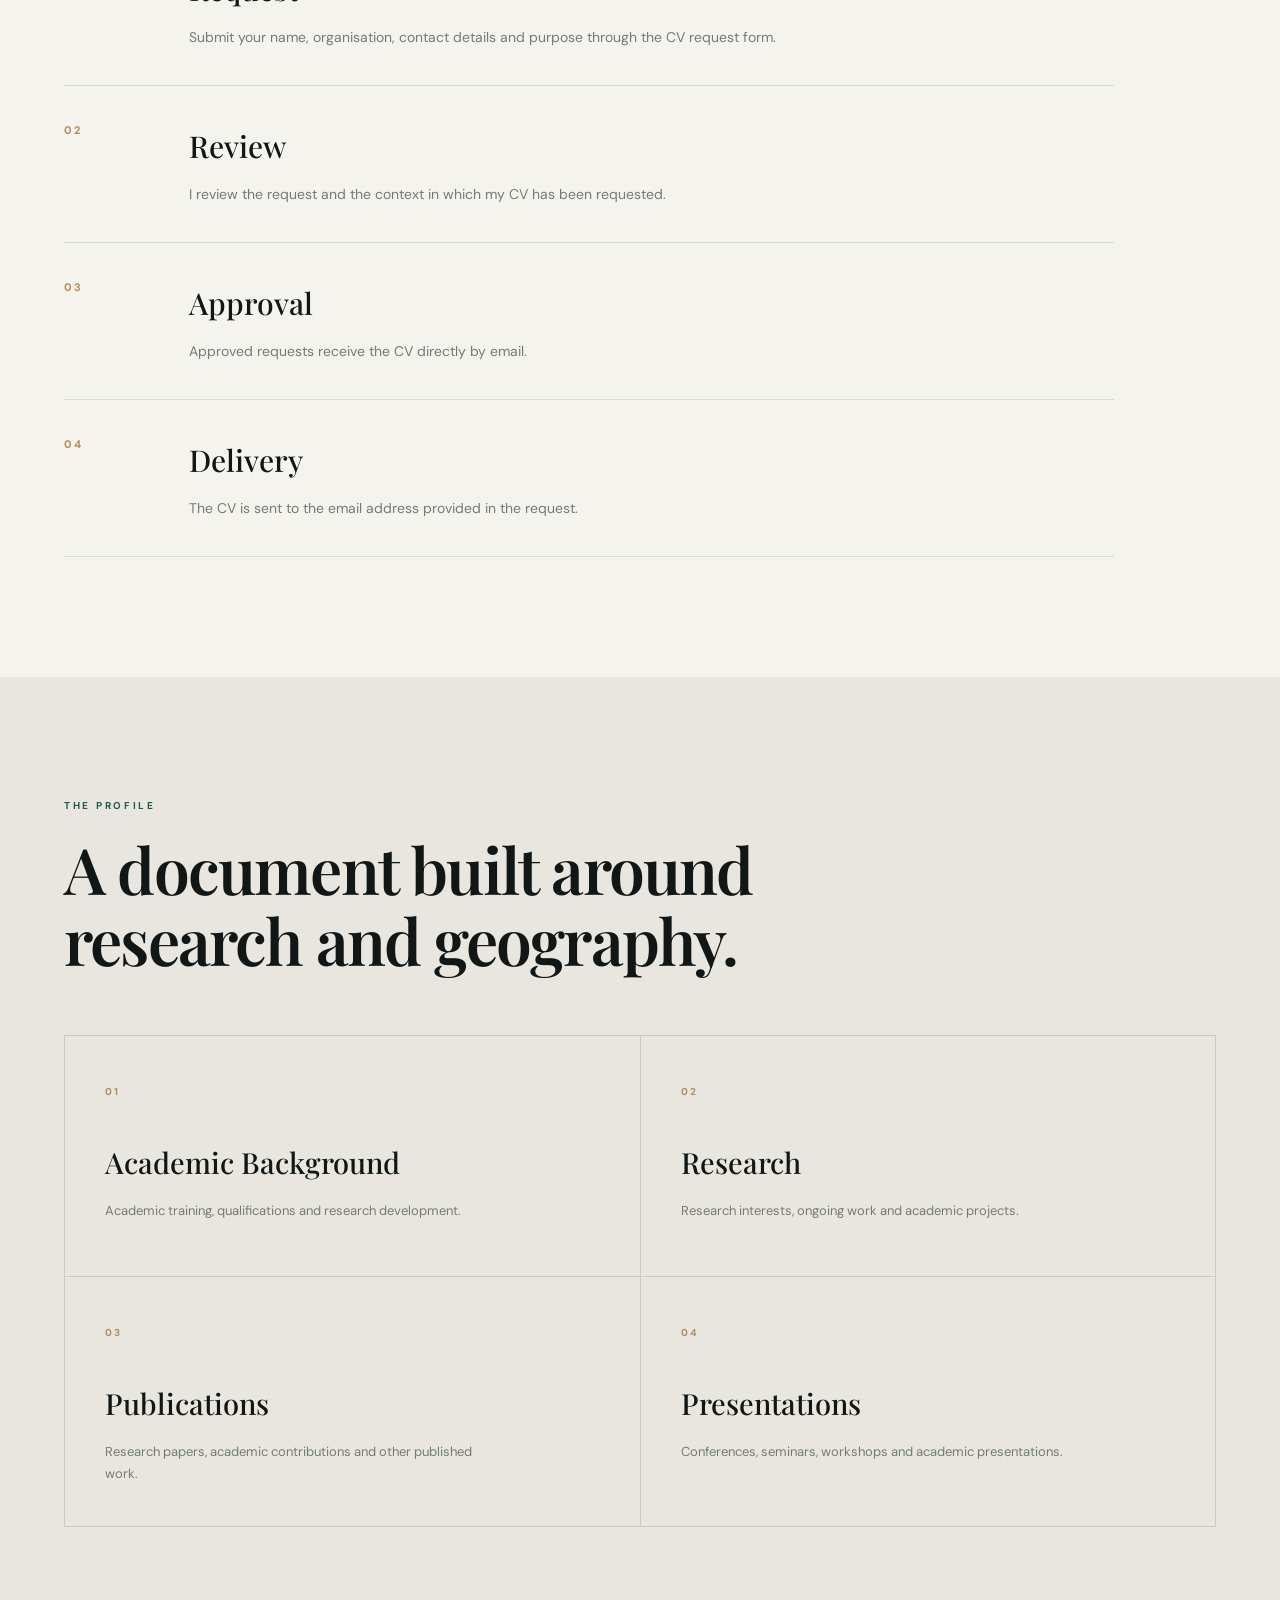
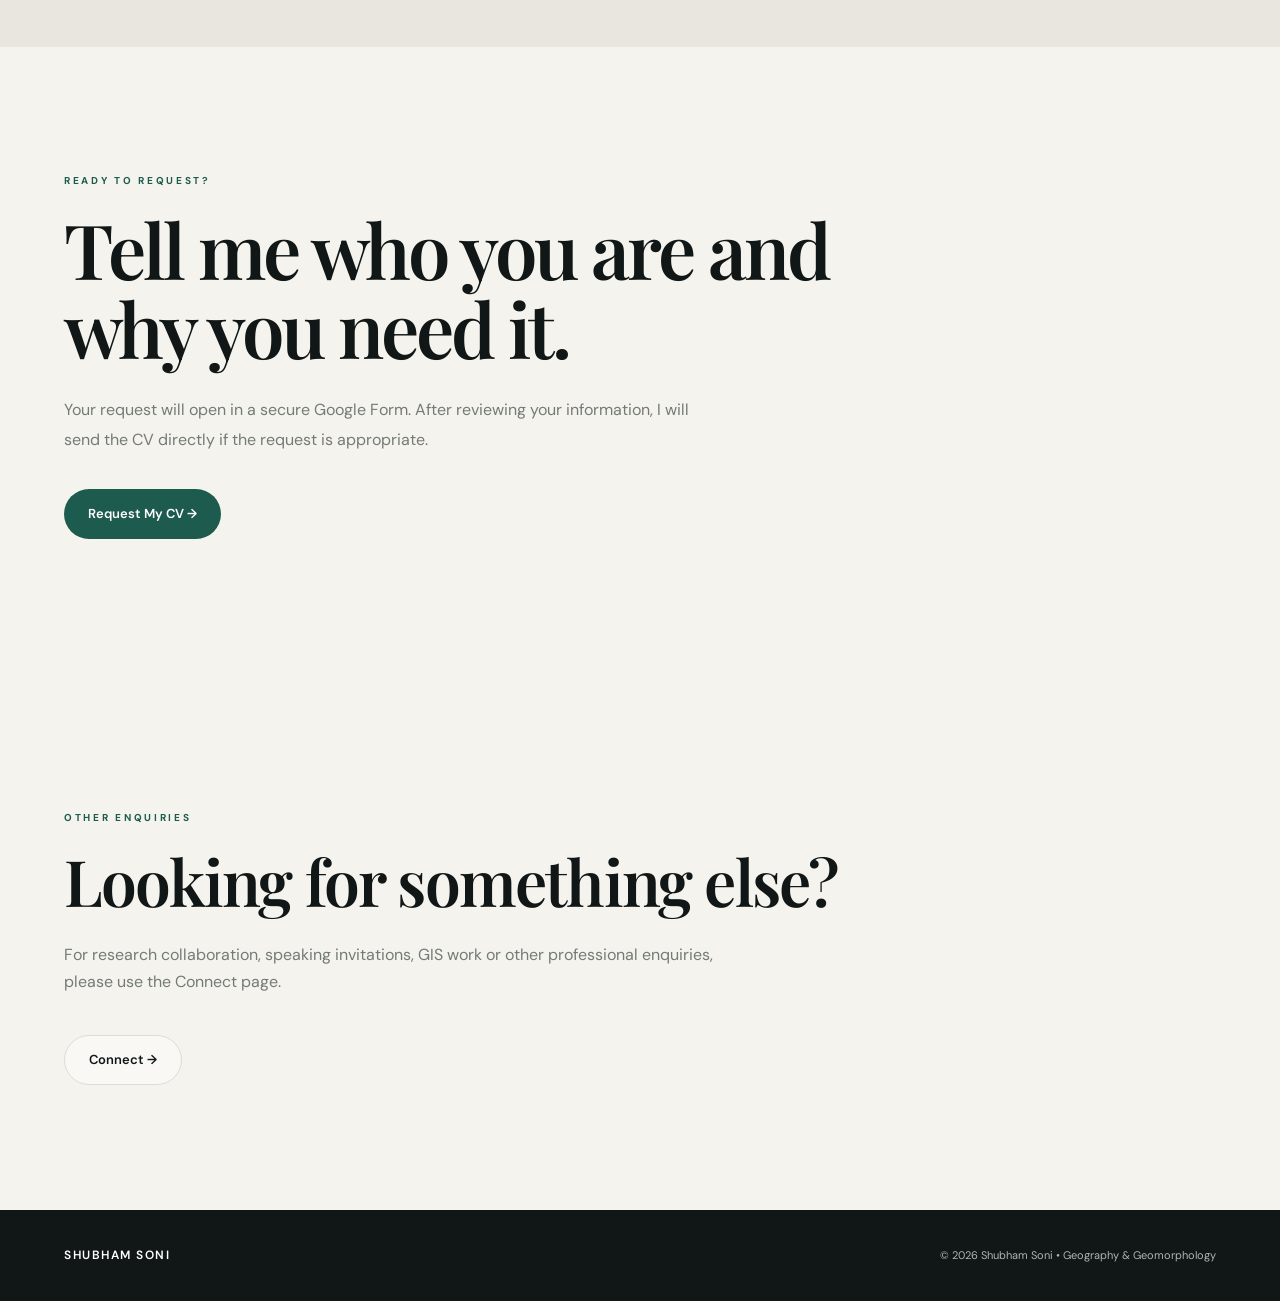
<file: cv.html>
<!DOCTYPE html>
<html lang="en">

<head>

    <meta charset="UTF-8">

    <meta name="viewport"
          content="width=device-width, initial-scale=1.0">

    <title>
        CV | Shubham Soni
    </title>

    <meta name="description"
          content="Request the academic and professional CV of Shubham Soni.">

    <link rel="preconnect"
          href="https://fonts.googleapis.com">

    <link rel="preconnect"
          href="https://fonts.gstatic.com"
          crossorigin>

    <link href="https://fonts.googleapis.com/css2?family=DM+Sans:wght@400;500;600;700&family=Playfair+Display:wght@500;600;700&display=swap"
          rel="stylesheet">

    <link rel="stylesheet"
          href="style.css">

</head>


<body>


<!-- =====================================================
     NAVIGATION
===================================================== -->

<header>

    <nav>

        <a href="index.html"
           class="logo">
            SHUBHAM SONI
        </a>


        <div class="nav-links">

            <a href="index.html">
                Home
            </a>

            <a href="about.html">
                About
            </a>

            <a href="research.html">
                Research
            </a>

            <a href="insights.html">
                Insights
            </a>

            <a href="events.html">
                Events & Talks
            </a>

            <a href="cv.html"
               class="active">
                CV
            </a>

            <a href="connect.html">
                Connect
            </a>

        </div>

    </nav>

</header>



<main>


<!-- =====================================================
     CV HERO
===================================================== -->

<section class="cv-art-hero">

    <div class="container">

        <div class="cv-hero-layout">


            <div class="cv-hero-main">

                <div class="section-label">
                    05 — CURRICULUM VITAE
                </div>


                <h1>

                    My academic
                    journey, on
                    request.

                </h1>


                <p>

                    My CV brings together my academic background,
                    research experience, interests, publications,
                    presentations and professional work.

                </p>


                <a href="https://docs.google.com/forms/d/e/1FAIpQLSd0mGu5jmE7Q2mNskgdYuKo447mSw8qjcnX9dJWAKzQgedwyg/viewform?usp=publish-editor"
                   target="_blank"
                   rel="noopener noreferrer"
                   class="btn btn-primary">

                    Request My CV →

                </a>

            </div>


            <div class="cv-hero-mark">

                <div class="cv-mark-inner">

                    <span>
                        CV
                    </span>

                    <small>
                        SHUBHAM<br>
                        SONI
                    </small>

                </div>

            </div>


        </div>

    </div>

</section>



<!-- =====================================================
     PRIVATE ACCESS
===================================================== -->

<section class="cv-access">

    <div class="container">

        <div class="cv-access-grid">


            <div>

                <div class="section-label">
                    PRIVATE ACCESS
                </div>

                <h2>
                    Not a public
                    download.
                </h2>

            </div>


            <div class="cv-access-text">

                <p>

                    I prefer to share my detailed CV directly
                    with people and organisations who have a
                    genuine academic, research or professional
                    reason for requesting it.

                </p>


                <p>

                    Please submit your details through the
                    request form. I review requests personally
                    before sharing the document.

                </p>

            </div>

        </div>

    </div>

</section>



<!-- =====================================================
     REQUEST PROCESS
===================================================== -->

<section class="cv-process">

    <div class="container">

        <div class="section-label">
            HOW IT WORKS
        </div>


        <h2 class="section-title">

            Four steps between
            request and access.

        </h2>


        <div class="cv-process-list">


            <div class="cv-process-item">

                <div class="cv-process-number">
                    01
                </div>

                <div class="cv-process-content">

                    <h3>
                        Request
                    </h3>

                    <p>
                        Submit your name, organisation,
                        contact details and purpose through
                        the CV request form.
                    </p>

                </div>

            </div>


            <div class="cv-process-item">

                <div class="cv-process-number">
                    02
                </div>

                <div class="cv-process-content">

                    <h3>
                        Review
                    </h3>

                    <p>
                        I review the request and the context
                        in which my CV has been requested.
                    </p>

                </div>

            </div>


            <div class="cv-process-item">

                <div class="cv-process-number">
                    03
                </div>

                <div class="cv-process-content">

                    <h3>
                        Approval
                    </h3>

                    <p>
                        Approved requests receive the CV
                        directly by email.
                    </p>

                </div>

            </div>


            <div class="cv-process-item">

                <div class="cv-process-number">
                    04
                </div>

                <div class="cv-process-content">

                    <h3>
                        Delivery
                    </h3>

                    <p>
                        The CV is sent to the email address
                        provided in the request.
                    </p>

                </div>

            </div>


        </div>

    </div>

</section>



<!-- =====================================================
     WHAT THE CV REPRESENTS
===================================================== -->

<section class="cv-profile">

    <div class="container">

        <div class="section-label">
            THE PROFILE
        </div>


        <h2 class="section-title">

            A document built around
            research and geography.

        </h2>


        <div class="cv-profile-grid">


            <div class="cv-profile-card">

                <span>
                    01
                </span>

                <h3>
                    Academic Background
                </h3>

                <p>
                    Academic training, qualifications and
                    research development.
                </p>

            </div>


            <div class="cv-profile-card">

                <span>
                    02
                </span>

                <h3>
                    Research
                </h3>

                <p>
                    Research interests, ongoing work and
                    academic projects.
                </p>

            </div>


            <div class="cv-profile-card">

                <span>
                    03
                </span>

                <h3>
                    Publications
                </h3>

                <p>
                    Research papers, academic contributions
                    and other published work.
                </p>

            </div>


            <div class="cv-profile-card">

                <span>
                    04
                </span>

                <h3>
                    Presentations
                </h3>

                <p>
                    Conferences, seminars, workshops and
                    academic presentations.
                </p>

            </div>


        </div>

    </div>

</section>



<!-- =====================================================
     REQUEST CTA
===================================================== -->

<section class="cv-request">

    <div class="container">

        <div class="cv-request-inner">

            <div class="section-label">
                READY TO REQUEST?
            </div>


            <h2>

                Tell me who you are
                and why you need it.

            </h2>


            <p>

                Your request will open in a secure Google Form.
                After reviewing your information, I will send
                the CV directly if the request is appropriate.

            </p>


            <a href="https://docs.google.com/forms/d/e/1FAIpQLSd0mGu5jmE7Q2mNskgdYuKo447mSw8qjcnX9dJWAKzQgedwyg/viewform?usp=publish-editor"
               target="_blank"
               rel="noopener noreferrer"
               class="btn btn-primary">

                Request My CV →

            </a>

        </div>

    </div>

</section>



<!-- =====================================================
     GENERAL CONTACT
===================================================== -->

<section class="section">

    <div class="container">

        <div class="section-label">
            OTHER ENQUIRIES
        </div>


        <h2 class="section-title">

            Looking for something
            else?

        </h2>


        <p class="section-intro">

            For research collaboration, speaking invitations,
            GIS work or other professional enquiries, please
            use the Connect page.

        </p>


        <div class="hero-buttons">

            <a href="connect.html"
               class="btn btn-outline">

                Connect →

            </a>

        </div>

    </div>

</section>


</main>



<!-- =====================================================
     FOOTER
===================================================== -->

<footer>

    <div class="footer-inner">

        <div class="footer-name">
            SHUBHAM SONI
        </div>

        <div>
            © 2026 Shubham Soni • Geography & Geomorphology
        </div>

    </div>

</footer>


</body>

</html>
</file>
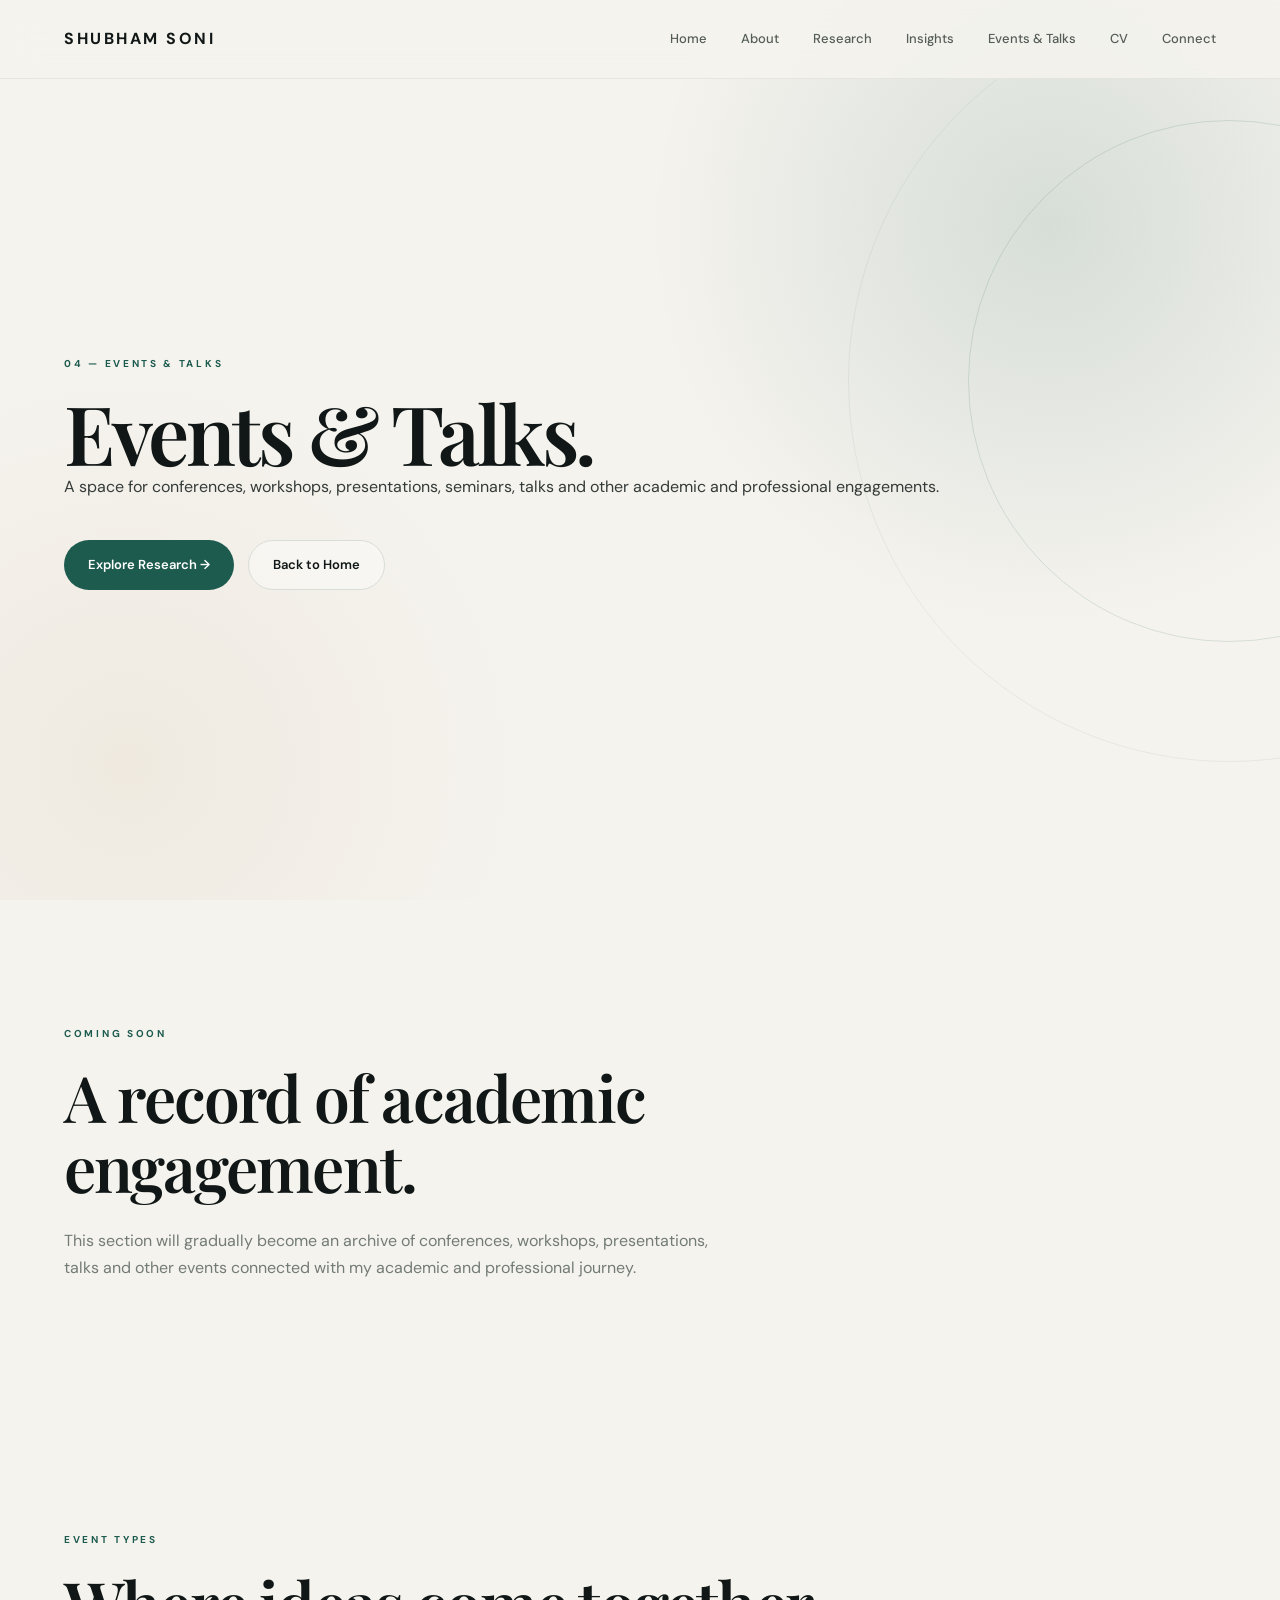
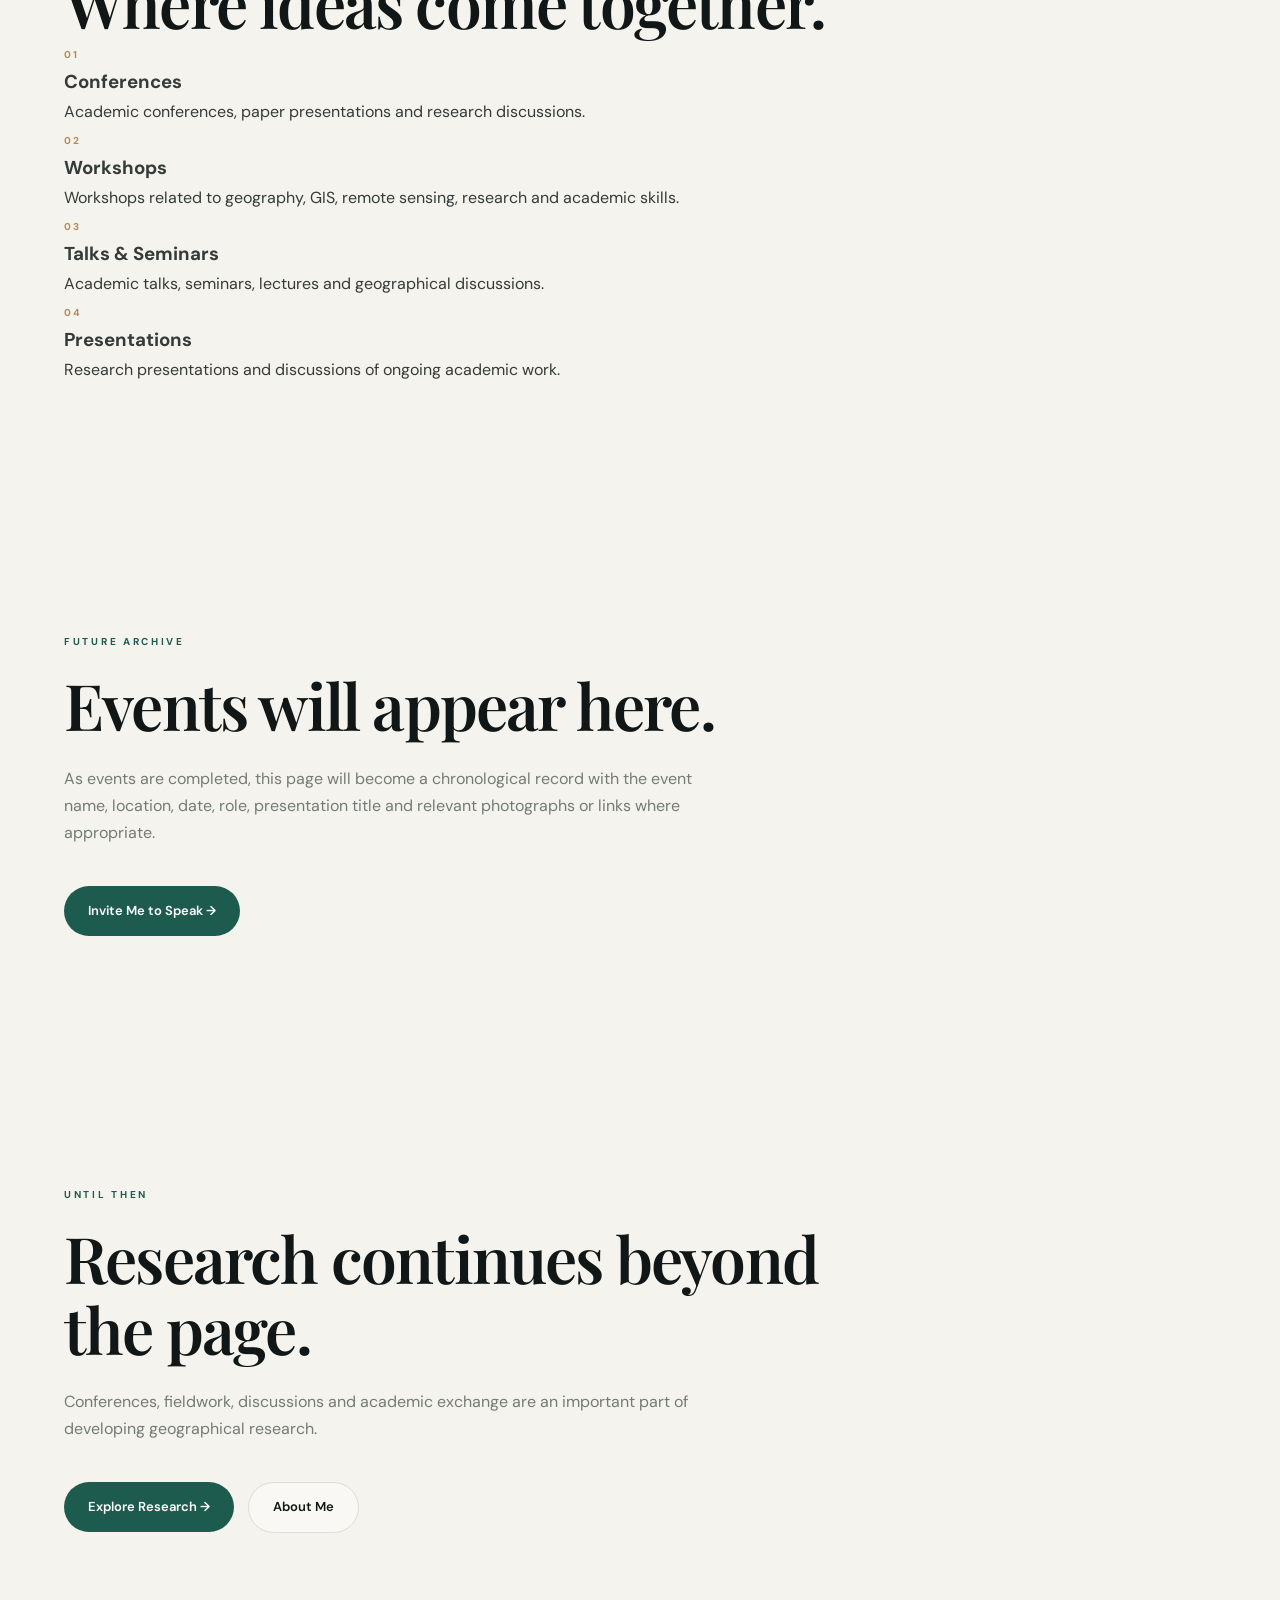
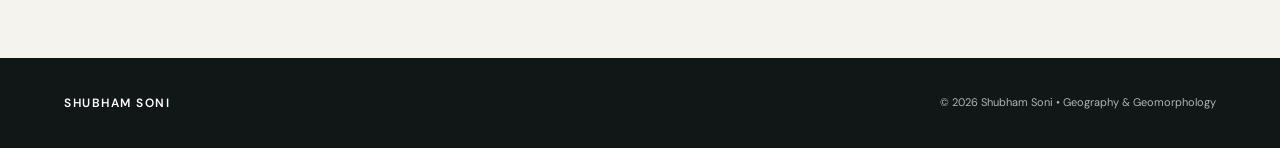
<file: events.html>
<!DOCTYPE html>
<html lang="en">

<head>

    <meta charset="UTF-8">

    <meta name="viewport"
          content="width=device-width, initial-scale=1.0">

    <title>
        Events & Talks | Shubham Soni
    </title>

    <meta name="description"
          content="Upcoming and future conferences, workshops, presentations, talks and academic events involving Shubham Soni.">

    <link rel="preconnect"
          href="https://fonts.googleapis.com">

    <link rel="preconnect"
          href="https://fonts.gstatic.com"
          crossorigin>

    <link href="https://fonts.googleapis.com/css2?family=DM+Sans:wght@400;500;600;700&family=Playfair+Display:wght@500;600;700&display=swap"
          rel="stylesheet">

    <link rel="stylesheet"
          href="style.css">

</head>


<body>


<!-- =====================================================
     NAVIGATION
===================================================== -->

<header>

    <nav>

        <a href="index.html"
           class="logo">
            SHUBHAM SONI
        </a>


        <div class="nav-links">

            <a href="index.html">
                Home
            </a>

            <a href="about.html">
                About
            </a>

            <a href="research.html">
                Research
            </a>

            <a href="insights.html">
                Insights
            </a>

            <a href="events.html">
                Events & Talks
            </a>

            <a href="cv.html">
                CV
            </a>

            <a href="connect.html">
                Connect
            </a>

        </div>

    </nav>

</header>



<main>


<!-- =====================================================
     COMING SOON PAGE
===================================================== -->

<section class="hero">

    <div class="container">

        <div class="section-label">
            04 — EVENTS & TALKS
        </div>


        <h1 class="hero-title">

            Events &
            Talks.

        </h1>


        <p class="hero-sub">

            A space for conferences, workshops, presentations,
            seminars, talks and other academic and professional
            engagements.

        </p>


        <div class="hero-buttons">

            <a href="research.html"
               class="btn btn-primary">

                Explore Research →

            </a>


            <a href="index.html"
               class="btn btn-outline">

                Back to Home

            </a>

        </div>

    </div>

</section>



<!-- =====================================================
     COMING SOON
===================================================== -->

<section class="section">

    <div class="container">

        <div class="section-label">
            COMING SOON
        </div>


        <h2 class="section-title">

            A record of
            academic engagement.

        </h2>


        <p class="section-intro">

            This section will gradually become an archive of
            conferences, workshops, presentations, talks and
            other events connected with my academic and
            professional journey.

        </p>

    </div>

</section>



<!-- =====================================================
     EVENT TYPES
===================================================== -->

<section class="section">

    <div class="container">

        <div class="section-label">
            EVENT TYPES
        </div>


        <h2 class="section-title">

            Where ideas
            come together.

        </h2>


        <div class="focus-list">


            <div class="focus-item">

                <span class="focus-number">
                    01
                </span>

                <div>

                    <h3>
                        Conferences
                    </h3>

                    <p>
                        Academic conferences, paper presentations
                        and research discussions.
                    </p>

                </div>

            </div>


            <div class="focus-item">

                <span class="focus-number">
                    02
                </span>

                <div>

                    <h3>
                        Workshops
                    </h3>

                    <p>
                        Workshops related to geography, GIS,
                        remote sensing, research and academic skills.
                    </p>

                </div>

            </div>


            <div class="focus-item">

                <span class="focus-number">
                    03
                </span>

                <div>

                    <h3>
                        Talks & Seminars
                    </h3>

                    <p>
                        Academic talks, seminars, lectures and
                        geographical discussions.
                    </p>

                </div>

            </div>


            <div class="focus-item">

                <span class="focus-number">
                    04
                </span>

                <div>

                    <h3>
                        Presentations
                    </h3>

                    <p>
                        Research presentations and discussions
                        of ongoing academic work.
                    </p>

                </div>

            </div>


        </div>

    </div>

</section>



<!-- =====================================================
     FUTURE ARCHIVE
===================================================== -->

<section class="section">

    <div class="container">

        <div class="section-label">
            FUTURE ARCHIVE
        </div>


        <h2 class="section-title">

            Events will appear here.

        </h2>


        <p class="section-intro">

            As events are completed, this page will become
            a chronological record with the event name,
            location, date, role, presentation title and
            relevant photographs or links where appropriate.

        </p>


        <div class="hero-buttons">

            <a href="connect.html"
               class="btn btn-primary">

                Invite Me to Speak →

            </a>

        </div>

    </div>

</section>



<!-- =====================================================
     CLOSING
===================================================== -->

<section class="section">

    <div class="container">

        <div class="section-label">
            UNTIL THEN
        </div>


        <h2 class="section-title">

            Research continues
            beyond the page.

        </h2>


        <p class="section-intro">

            Conferences, fieldwork, discussions and academic
            exchange are an important part of developing
            geographical research.

        </p>


        <div class="hero-buttons">

            <a href="research.html"
               class="btn btn-primary">

                Explore Research →

            </a>


            <a href="about.html"
               class="btn btn-outline">

                About Me

            </a>

        </div>

    </div>

</section>


</main>



<!-- =====================================================
     FOOTER
===================================================== -->

<footer>

    <div class="footer-inner">

        <div class="footer-name">
            SHUBHAM SONI
        </div>

        <div>
            © 2026 Shubham Soni • Geography & Geomorphology
        </div>

    </div>

</footer>


</body>

</html>
</file>
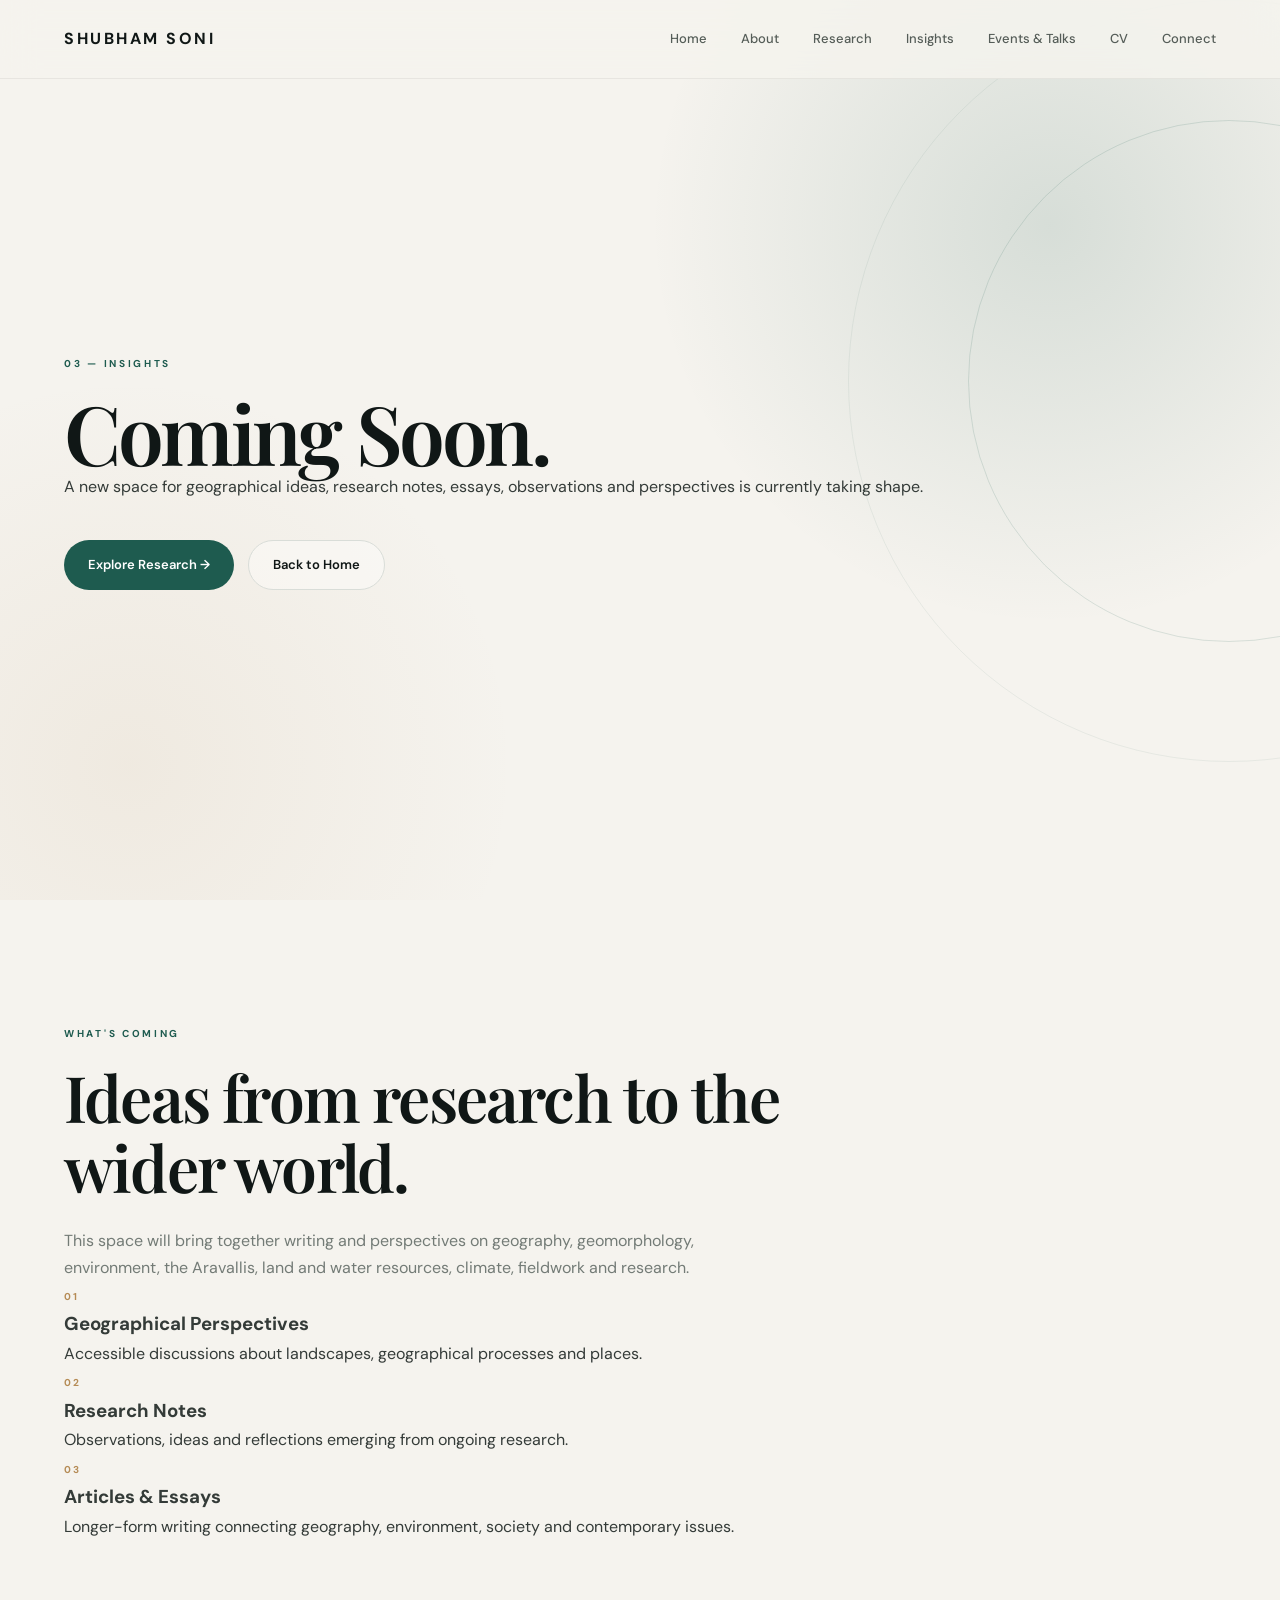
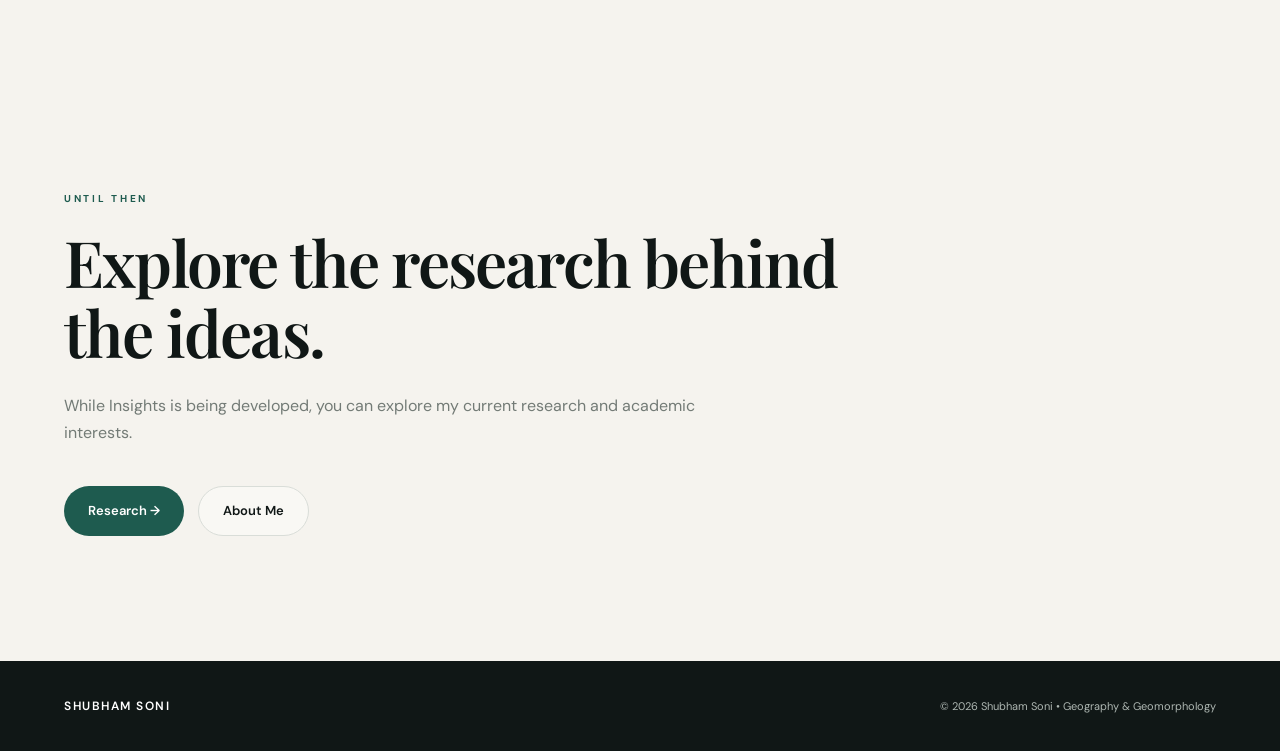
<file: insights.html>
<!DOCTYPE html>
<html lang="en">

<head>

    <meta charset="UTF-8">

    <meta name="viewport"
          content="width=device-width, initial-scale=1.0">

    <title>
        Insights Coming Soon | Shubham Soni
    </title>

    <meta name="description"
          content="Shubham Soni's upcoming space for geographical insights, research notes, articles, essays and ideas.">

    <link rel="preconnect"
          href="https://fonts.googleapis.com">

    <link rel="preconnect"
          href="https://fonts.gstatic.com"
          crossorigin>

    <link href="https://fonts.googleapis.com/css2?family=DM+Sans:wght@400;500;600;700&family=Playfair+Display:wght@500;600;700&display=swap"
          rel="stylesheet">

    <link rel="stylesheet"
          href="style.css">

</head>


<body>


<!-- =====================================================
     NAVIGATION
===================================================== -->

<header>

    <nav>

        <a href="index.html"
           class="logo">
            SHUBHAM SONI
        </a>


        <div class="nav-links">

            <a href="index.html">
                Home
            </a>

            <a href="about.html">
                About
            </a>

            <a href="research.html">
                Research
            </a>

            <a href="insights.html">
                Insights
            </a>

            <a href="events.html">
                Events & Talks
            </a>

            <a href="cv.html">
                CV
            </a>

            <a href="connect.html">
                Connect
            </a>

        </div>

    </nav>

</header>



<main>


<!-- =====================================================
     COMING SOON PAGE
===================================================== -->

<section class="hero">

    <div class="container">

        <div class="section-label">
            03 — INSIGHTS
        </div>


        <h1 class="hero-title">

            Coming
            Soon.

        </h1>


        <p class="hero-sub">

            A new space for geographical ideas, research notes,
            essays, observations and perspectives is currently
            taking shape.

        </p>


        <div class="hero-buttons">

            <a href="research.html"
               class="btn btn-primary">

                Explore Research →

            </a>


            <a href="index.html"
               class="btn btn-outline">

                Back to Home

            </a>

        </div>

    </div>

</section>



<!-- =====================================================
     WHAT IS COMING
===================================================== -->

<section class="section">

    <div class="container">

        <div class="section-label">
            WHAT'S COMING
        </div>


        <h2 class="section-title">

            Ideas from research
            to the wider world.

        </h2>


        <p class="section-intro">

            This space will bring together writing and
            perspectives on geography, geomorphology,
            environment, the Aravallis, land and water
            resources, climate, fieldwork and research.

        </p>


        <div class="focus-list">


            <div class="focus-item">

                <span class="focus-number">
                    01
                </span>

                <div>

                    <h3>
                        Geographical Perspectives
                    </h3>

                    <p>
                        Accessible discussions about landscapes,
                        geographical processes and places.
                    </p>

                </div>

            </div>


            <div class="focus-item">

                <span class="focus-number">
                    02
                </span>

                <div>

                    <h3>
                        Research Notes
                    </h3>

                    <p>
                        Observations, ideas and reflections
                        emerging from ongoing research.
                    </p>

                </div>

            </div>


            <div class="focus-item">

                <span class="focus-number">
                    03
                </span>

                <div>

                    <h3>
                        Articles & Essays
                    </h3>

                    <p>
                        Longer-form writing connecting geography,
                        environment, society and contemporary issues.
                    </p>

                </div>

            </div>


        </div>

    </div>

</section>



<!-- =====================================================
     CLOSING
===================================================== -->

<section class="section">

    <div class="container">

        <div class="section-label">
            UNTIL THEN
        </div>


        <h2 class="section-title">

            Explore the
            research behind the ideas.

        </h2>


        <p class="section-intro">

            While Insights is being developed, you can explore
            my current research and academic interests.

        </p>


        <div class="hero-buttons">

            <a href="research.html"
               class="btn btn-primary">

                Research →

            </a>


            <a href="about.html"
               class="btn btn-outline">

                About Me

            </a>

        </div>

    </div>

</section>


</main>



<!-- =====================================================
     FOOTER
===================================================== -->

<footer>

    <div class="footer-inner">

        <div class="footer-name">
            SHUBHAM SONI
        </div>

        <div>
            © 2026 Shubham Soni • Geography & Geomorphology
        </div>

    </div>

</footer>


</body>

</html>
</file>
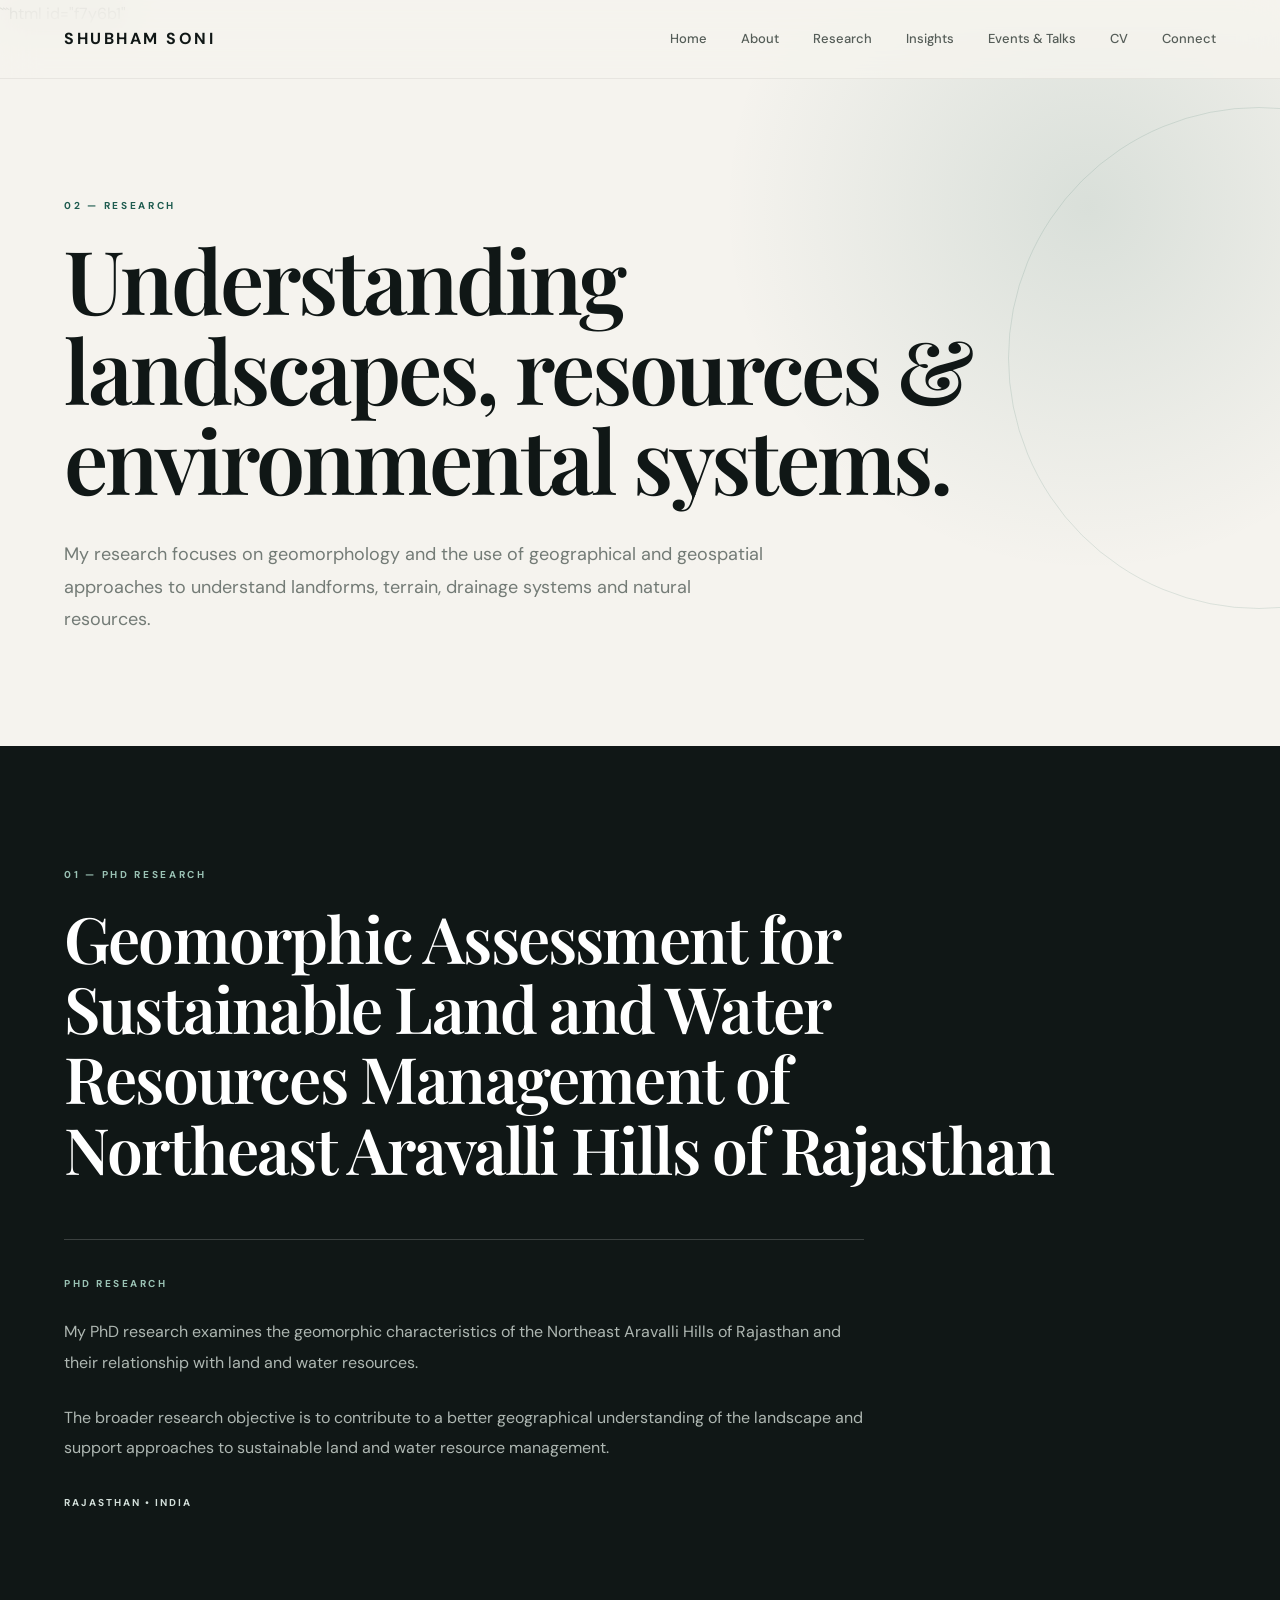
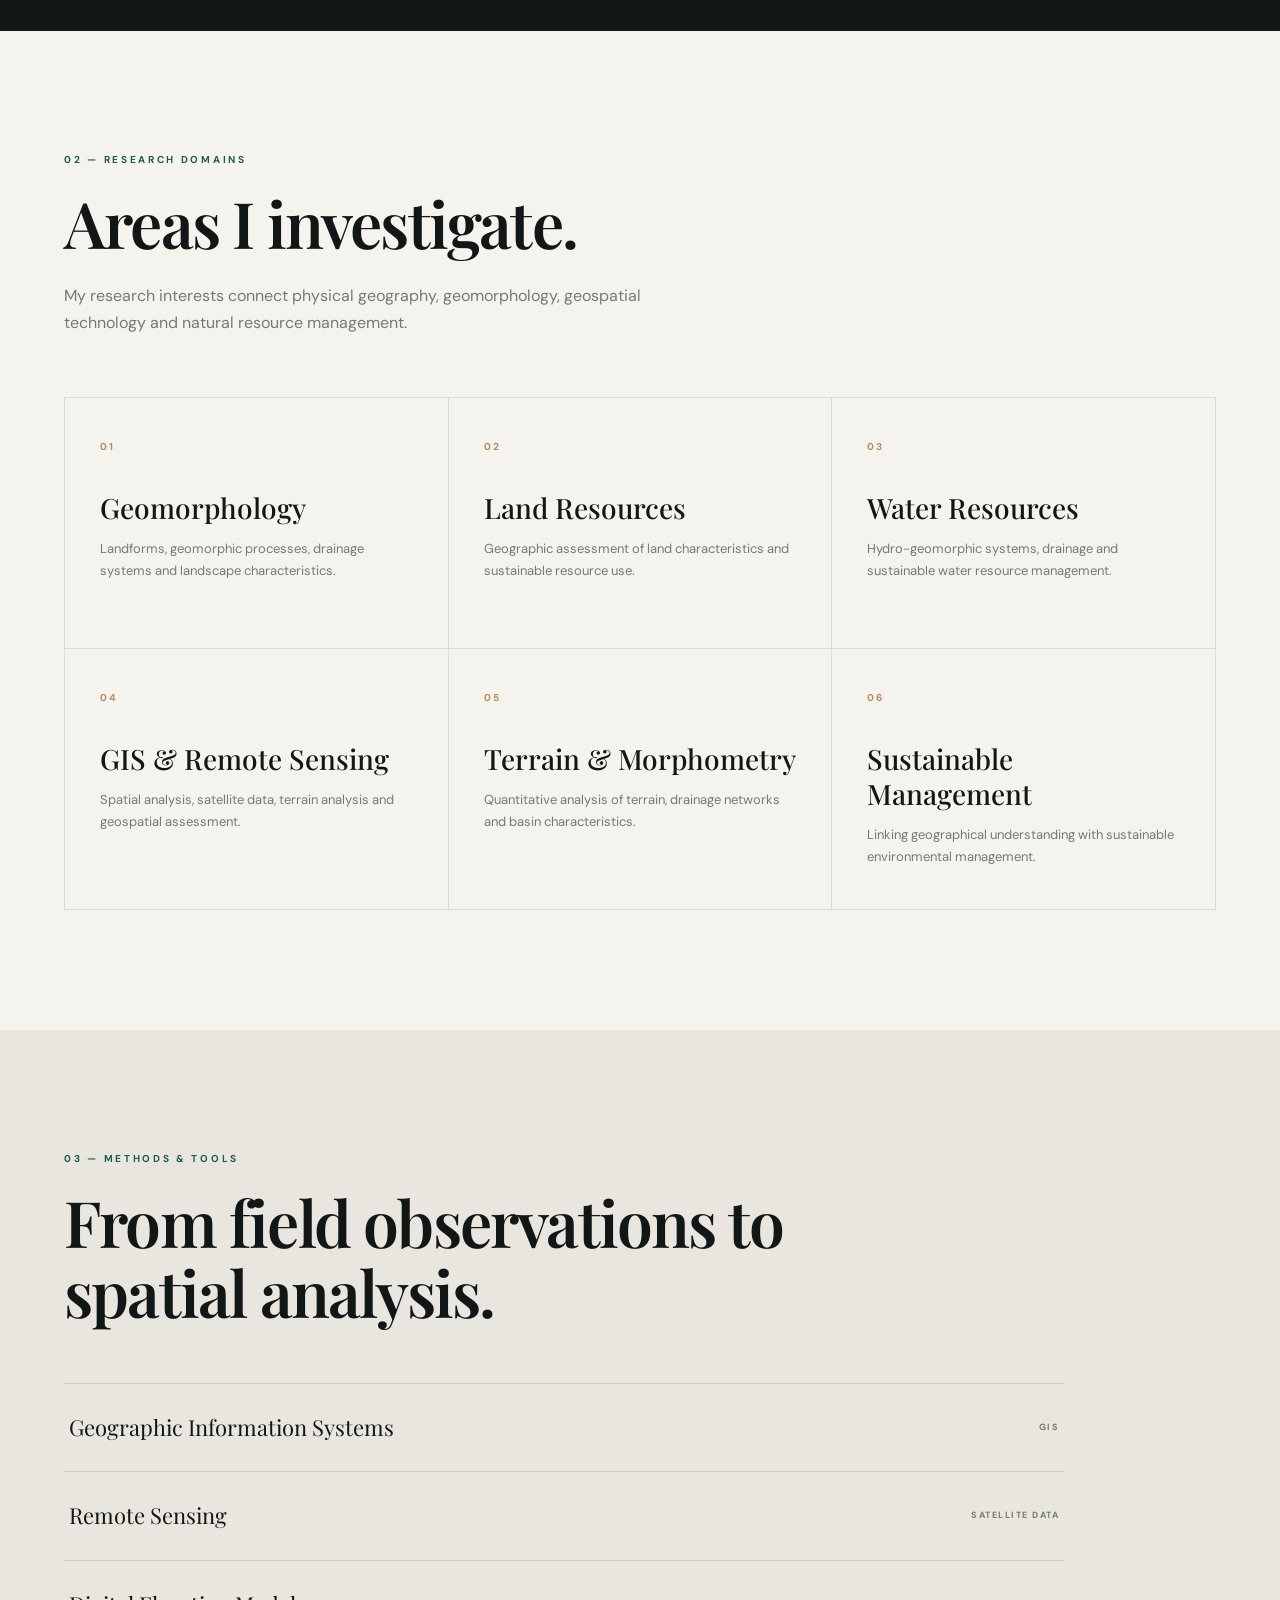
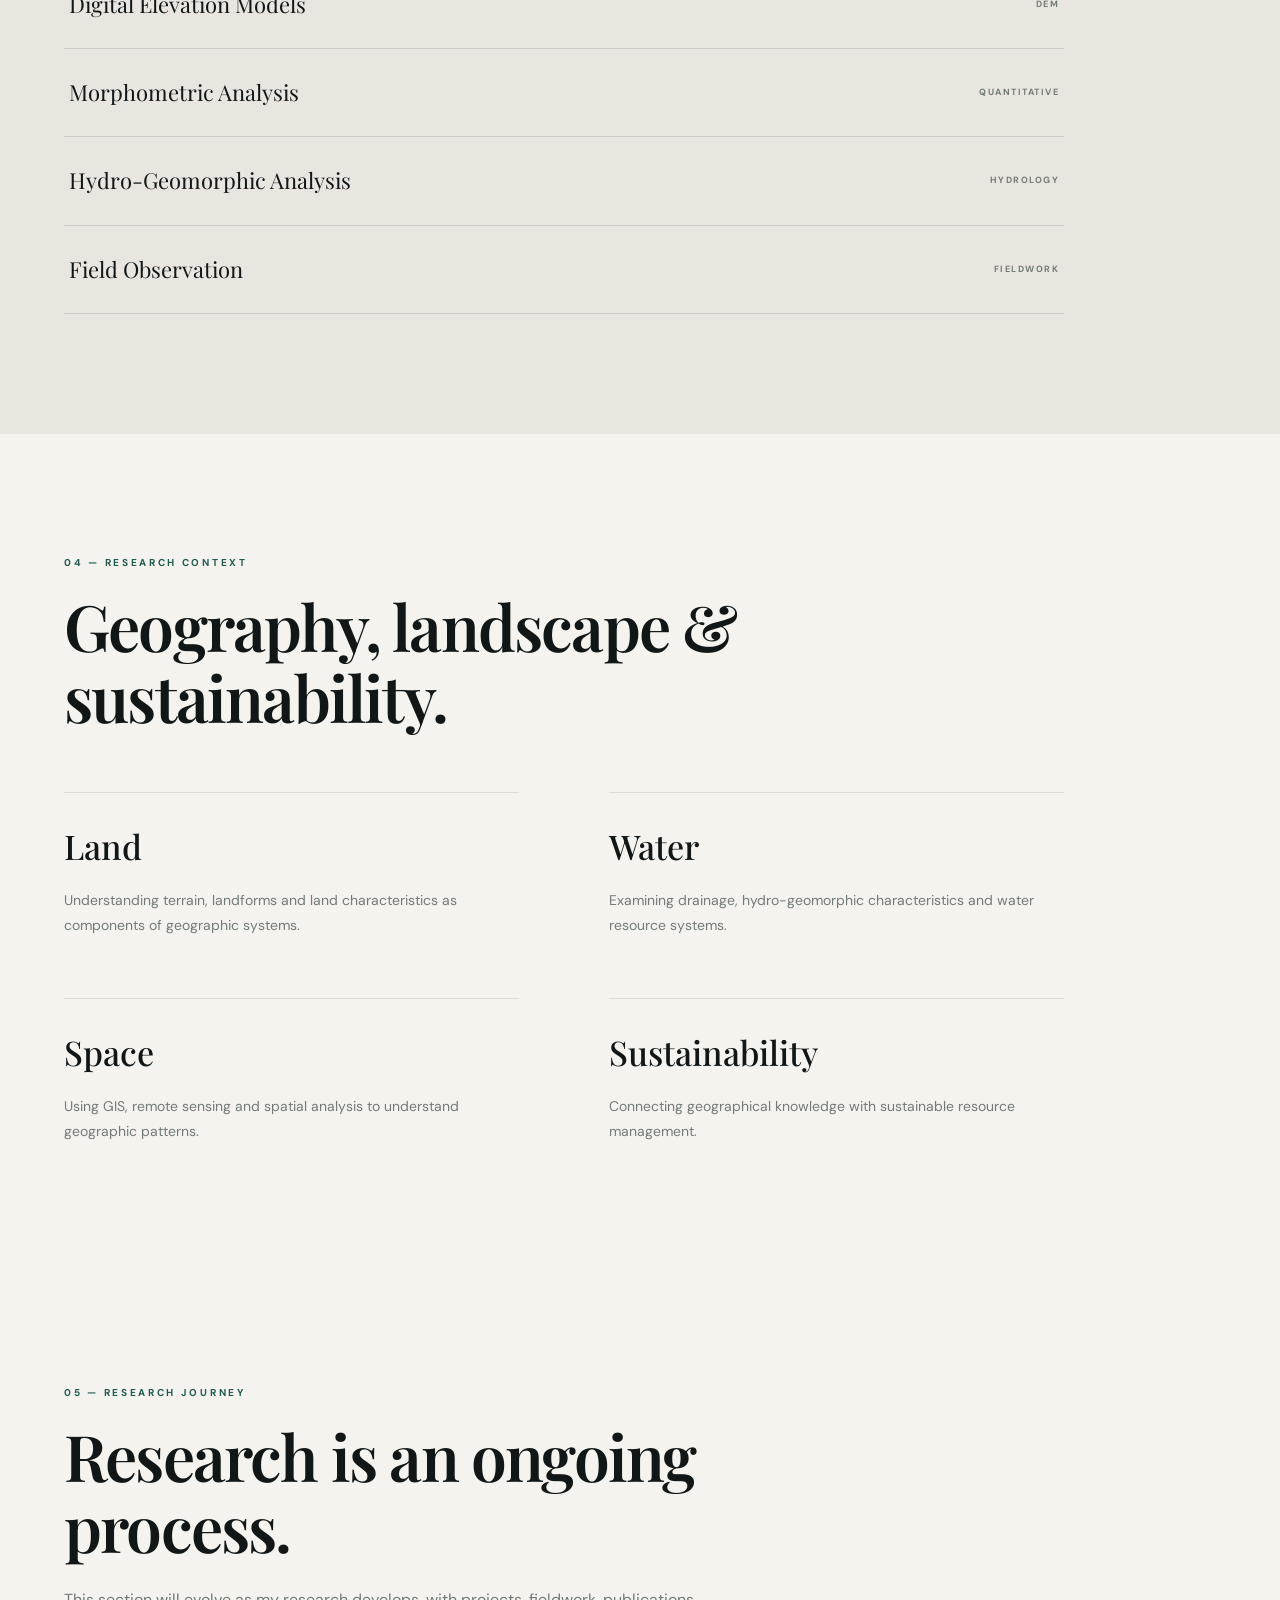
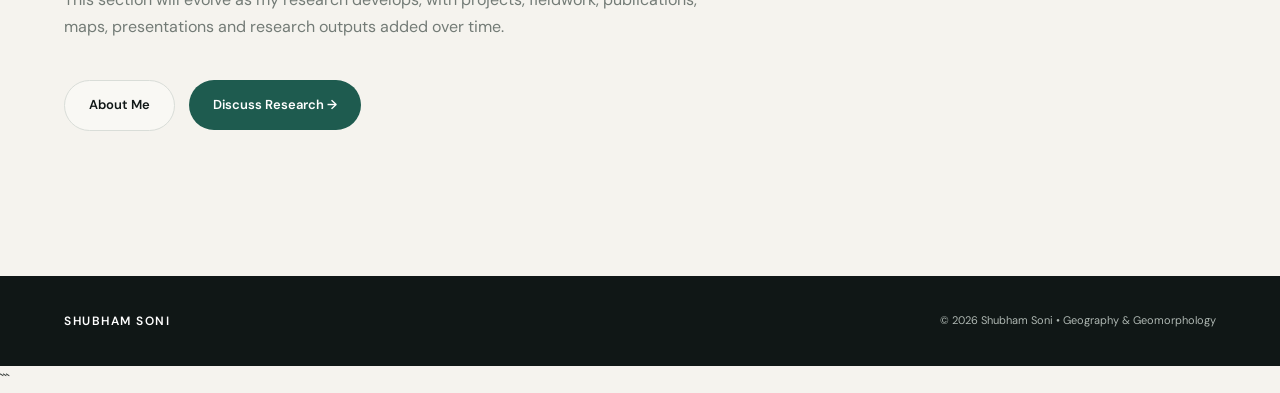
<file: research.html>
```html id="f7y6b1"
<!DOCTYPE html>
<html lang="en">

<head>

    <meta charset="UTF-8">

    <meta name="viewport"
          content="width=device-width, initial-scale=1.0">

    <title>
        Research | Shubham Soni | Geography & Geomorphology
    </title>

    <meta name="description"
          content="Explore Shubham Soni's research in geomorphology, GIS, remote sensing, land and water resources, and sustainable resource management.">

    <link rel="preconnect"
          href="https://fonts.googleapis.com">

    <link rel="preconnect"
          href="https://fonts.gstatic.com"
          crossorigin>

    <link href="https://fonts.googleapis.com/css2?family=DM+Sans:wght@400;500;600;700&family=Playfair+Display:wght@500;600;700&display=swap"
          rel="stylesheet">

    <link rel="stylesheet"
          href="style.css">

</head>


<body>


<!-- =====================================================
     NAVIGATION
===================================================== -->

<header>

    <nav>

        <a href="index.html"
           class="logo">
            SHUBHAM SONI
        </a>


        <div class="nav-links">

            <a href="index.html">
                Home
            </a>

            <a href="about.html">
                About
            </a>

            <a href="research.html">
                Research
            </a>

            <a href="insights.html">
                Insights
            </a>

            <a href="events.html">
                Events & Talks
            </a>

            <a href="cv.html">
                CV
            </a>

            <a href="connect.html">
                Connect
            </a>

        </div>

    </nav>

</header>



<main>


<!-- =====================================================
     RESEARCH HERO
===================================================== -->

<section class="research-page-hero">

    <div class="container">

        <div class="section-label">
            02 — RESEARCH
        </div>

        <h1 class="research-page-title">

            Understanding landscapes,
            resources & environmental
            systems.

        </h1>

        <p class="research-page-intro">

            My research focuses on geomorphology and the use of
            geographical and geospatial approaches to understand
            landforms, terrain, drainage systems and natural
            resources.

        </p>

    </div>

</section>



<!-- =====================================================
     PHD RESEARCH
===================================================== -->

<section class="research-page-section research-page-dark">

    <div class="container">

        <div class="section-label">
            01 — PHD RESEARCH
        </div>

        <h2 class="section-title">
            Geomorphic Assessment for Sustainable Land and Water
            Resources Management of Northeast Aravalli Hills of Rajasthan
        </h2>


        <div class="research-page-content">

            <div class="research-tag">
                PHD RESEARCH
            </div>

            <p>

                My PhD research examines the geomorphic characteristics
                of the Northeast Aravalli Hills of Rajasthan and their
                relationship with land and water resources.

            </p>

            <p>

                The broader research objective is to contribute to a
                better geographical understanding of the landscape and
                support approaches to sustainable land and water
                resource management.

            </p>

            <div class="research-location">
                RAJASTHAN • INDIA
            </div>

        </div>

    </div>

</section>



<!-- =====================================================
     RESEARCH DOMAINS
===================================================== -->

<section class="research-page-section">

    <div class="container">

        <div class="section-label">
            02 — RESEARCH DOMAINS
        </div>

        <h2 class="section-title">
            Areas I investigate.
        </h2>

        <p class="section-intro">

            My research interests connect physical geography,
            geomorphology, geospatial technology and natural
            resource management.

        </p>


        <div class="research-domain-grid">


            <div class="research-domain-card">

                <span>01</span>

                <h3>
                    Geomorphology
                </h3>

                <p>
                    Landforms, geomorphic processes, drainage
                    systems and landscape characteristics.
                </p>

            </div>


            <div class="research-domain-card">

                <span>02</span>

                <h3>
                    Land Resources
                </h3>

                <p>
                    Geographic assessment of land characteristics
                    and sustainable resource use.
                </p>

            </div>


            <div class="research-domain-card">

                <span>03</span>

                <h3>
                    Water Resources
                </h3>

                <p>
                    Hydro-geomorphic systems, drainage and
                    sustainable water resource management.
                </p>

            </div>


            <div class="research-domain-card">

                <span>04</span>

                <h3>
                    GIS & Remote Sensing
                </h3>

                <p>
                    Spatial analysis, satellite data, terrain
                    analysis and geospatial assessment.
                </p>

            </div>


            <div class="research-domain-card">

                <span>05</span>

                <h3>
                    Terrain & Morphometry
                </h3>

                <p>
                    Quantitative analysis of terrain, drainage
                    networks and basin characteristics.
                </p>

            </div>


            <div class="research-domain-card">

                <span>06</span>

                <h3>
                    Sustainable Management
                </h3>

                <p>
                    Linking geographical understanding with
                    sustainable environmental management.
                </p>

            </div>


        </div>

    </div>

</section>



<!-- =====================================================
     METHODS
===================================================== -->

<section class="research-page-section research-page-muted">

    <div class="container">

        <div class="section-label">
            03 — METHODS & TOOLS
        </div>

        <h2 class="section-title">
            From field observations
            to spatial analysis.
        </h2>


        <div class="research-method-list">


            <div class="research-method">

                <span>
                    Geographic Information Systems
                </span>

                <small>
                    GIS
                </small>

            </div>


            <div class="research-method">

                <span>
                    Remote Sensing
                </span>

                <small>
                    Satellite Data
                </small>

            </div>


            <div class="research-method">

                <span>
                    Digital Elevation Models
                </span>

                <small>
                    DEM
                </small>

            </div>


            <div class="research-method">

                <span>
                    Morphometric Analysis
                </span>

                <small>
                    Quantitative
                </small>

            </div>


            <div class="research-method">

                <span>
                    Hydro-Geomorphic Analysis
                </span>

                <small>
                    Hydrology
                </small>

            </div>


            <div class="research-method">

                <span>
                    Field Observation
                </span>

                <small>
                    Fieldwork
                </small>

            </div>


        </div>

    </div>

</section>



<!-- =====================================================
     RESEARCH LANDSCAPE
===================================================== -->

<section class="research-page-section">

    <div class="container">

        <div class="section-label">
            04 — RESEARCH CONTEXT
        </div>

        <h2 class="section-title">
            Geography, landscape
            & sustainability.
        </h2>


        <div class="research-context-grid">


            <div>

                <h3>
                    Land
                </h3>

                <p>
                    Understanding terrain, landforms and land
                    characteristics as components of geographic
                    systems.
                </p>

            </div>


            <div>

                <h3>
                    Water
                </h3>

                <p>
                    Examining drainage, hydro-geomorphic
                    characteristics and water resource systems.
                </p>

            </div>


            <div>

                <h3>
                    Space
                </h3>

                <p>
                    Using GIS, remote sensing and spatial analysis
                    to understand geographic patterns.
                </p>

            </div>


            <div>

                <h3>
                    Sustainability
                </h3>

                <p>
                    Connecting geographical knowledge with
                    sustainable resource management.
                </p>

            </div>


        </div>

    </div>

</section>



<!-- =====================================================
     FUTURE RESEARCH
===================================================== -->

<section class="research-page-cta">

    <div class="container">

        <div class="section-label">
            05 — RESEARCH JOURNEY
        </div>

        <h2 class="section-title">
            Research is an
            ongoing process.
        </h2>

        <p class="section-intro">

            This section will evolve as my research develops,
            with projects, fieldwork, publications, maps,
            presentations and research outputs added over time.

        </p>


        <div class="hero-buttons">

            <a href="about.html"
               class="btn btn-outline">

                About Me

            </a>

            <a href="connect.html"
               class="btn btn-primary">

                Discuss Research →

            </a>

        </div>

    </div>

</section>


</main>



<!-- =====================================================
     FOOTER
===================================================== -->

<footer>

    <div class="footer-inner">

        <div class="footer-name">
            SHUBHAM SONI
        </div>

        <div>
            © 2026 Shubham Soni • Geography & Geomorphology
        </div>

    </div>

</footer>


</body>

</html>
```
</file>
<file: style.css>
/* =========================================================
   SHUBHAM SONI — RESEARCH PORTFOLIO
   Modern Academic / Geomorphology / GIS
   ========================================================= */


/* =========================================================
   ROOT
========================================================= */

:root {
    --ivory: #f5f3ee;
    --white: #ffffff;

    --dark: #101716;
    --text: #343b38;
    --muted: #737b76;

    --green: #1e5b4f;
    --green-dark: #143f37;
    --green-light: #dce9e2;

    --gold: #b58b55;

    --line: #d9ddd8;

    --serif: "Playfair Display", Georgia, serif;
    --sans: "DM Sans", Arial, Helvetica, sans-serif;
}


/* =========================================================
   RESET
========================================================= */

* {
    margin: 0;
    padding: 0;
    box-sizing: border-box;
}

html {
    scroll-behavior: smooth;
    scroll-padding-top: 80px;
}

body {
    font-family: var(--sans);
    background: var(--ivory);
    color: var(--text);
    line-height: 1.7;
    overflow-x: hidden;
}

img {
    max-width: 100%;
    display: block;
}

a {
    color: inherit;
    text-decoration: none;
}

button,
a {
    -webkit-tap-highlight-color: transparent;
}


/* =========================================================
   GLOBAL CONTAINER
========================================================= */

.container {
    width: min(1180px, 90%);
    margin: 0 auto;
}


/* =========================================================
   NAVIGATION
========================================================= */

header {
    position: fixed;
    top: 0;
    left: 0;

    width: 100%;
    z-index: 1000;

    background: rgba(245, 243, 238, 0.84);

    backdrop-filter: blur(18px);
    -webkit-backdrop-filter: blur(18px);

    border-bottom: 1px solid rgba(0, 0, 0, 0.06);
}

nav {
    width: min(1180px, 90%);
    height: 78px;

    margin: 0 auto;

    display: flex;
    align-items: center;
    justify-content: space-between;
}

.logo {
    font-size: 16px;
    font-weight: 700;

    letter-spacing: 2.5px;

    color: var(--dark);

    transition: color 0.3s ease;
}

.logo:hover {
    color: var(--green);
}

.nav-links {
    display: flex;
    align-items: center;
    gap: 34px;
}

.nav-links a {
    position: relative;

    font-size: 13px;
    font-weight: 500;

    color: #555d58;

    transition: color 0.3s ease;
}

.nav-links a::after {
    content: "";

    position: absolute;

    left: 0;
    bottom: -7px;

    width: 0;
    height: 1px;

    background: var(--green);

    transition: width 0.3s ease;
}

.nav-links a:hover {
    color: var(--green);
}

.nav-links a:hover::after {
    width: 100%;
}


/* =========================================================
   HERO
========================================================= */

.hero {
    position: relative;

    min-height: 100vh;

    padding: 135px 0 90px;

    display: flex;
    align-items: center;

    overflow: hidden;

    background:
        radial-gradient(
            circle at 82% 25%,
            rgba(30, 91, 79, 0.14),
            transparent 32%
        ),
        radial-gradient(
            circle at 10% 85%,
            rgba(181, 139, 85, 0.09),
            transparent 28%
        ),
        var(--ivory);
}


/* =========================================================
   HERO DECORATIVE CIRCLES
========================================================= */

.hero::before {
    content: "";

    position: absolute;

    width: 520px;
    height: 520px;

    right: -210px;
    top: 120px;

    border: 1px solid rgba(30, 91, 79, 0.14);

    border-radius: 50%;

    pointer-events: none;
}

.hero::after {
    content: "";

    position: absolute;

    width: 760px;
    height: 760px;

    right: -330px;
    top: 0;

    border: 1px solid rgba(30, 91, 79, 0.07);

    border-radius: 50%;

    pointer-events: none;
}


/* =========================================================
   HERO LAYOUT
========================================================= */

.hero-container {
    position: relative;

    z-index: 2;

    display: grid;

    /*
       LEFT = TEXT
       RIGHT = PHOTOGRAPH
    */

    grid-template-columns:
        minmax(0, 1.2fr)
        minmax(300px, 0.8fr);

    align-items: center;

    gap: 65px;
}


/* =========================================================
   HERO CONTENT
========================================================= */

.hero-content {
    position: relative;
    z-index: 3;

    max-width: 760px;
}


/* =========================================================
   HERO EYEBROW
========================================================= */

.eyebrow {
    display: inline-flex;

    align-items: center;

    gap: 11px;

    margin-bottom: 30px;

    color: var(--green);

    font-size: 11px;

    font-weight: 700;

    letter-spacing: 2.8px;
}

.eyebrow::before {
    content: "";

    width: 38px;
    height: 1px;

    background: var(--green);
}


/* =========================================================
   HERO HEADING
========================================================= */

.hero h1 {
    max-width: 780px;

    font-family: var(--serif);

    font-size: clamp(58px, 6.4vw, 92px);

    line-height: 0.98;

    font-weight: 600;

    letter-spacing: -3.5px;

    color: var(--dark);
}

.hero h1 em {
    color: var(--green);

    font-style: normal;
}


/* =========================================================
   HERO DESCRIPTION
========================================================= */

.hero-description {
    max-width: 600px;

    margin-top: 35px;

    font-size: 17px;

    line-height: 1.85;

    color: var(--muted);
}


/* =========================================================
   HERO BUTTONS
========================================================= */

.hero-buttons {
    display: flex;

    align-items: center;

    gap: 14px;

    margin-top: 40px;

    flex-wrap: wrap;
}

.btn {
    display: inline-flex;

    align-items: center;
    justify-content: center;

    min-height: 50px;

    padding: 13px 24px;

    border-radius: 50px;

    font-size: 13px;

    font-weight: 600;

    transition:
        transform 0.3s ease,
        background 0.3s ease,
        color 0.3s ease,
        box-shadow 0.3s ease,
        border-color 0.3s ease;
}

.btn-primary {
    background: var(--green);

    color: var(--white);
}

.btn-primary:hover {
    background: var(--green-dark);

    transform: translateY(-3px);

    box-shadow:
        0 15px 30px rgba(30, 91, 79, 0.20);
}

.btn-outline {
    border: 1px solid var(--line);

    background: rgba(255, 255, 255, 0.35);

    color: var(--dark);
}

.btn-outline:hover {
    border-color: var(--green);

    color: var(--green);

    transform: translateY(-3px);
}


/* =========================================================
   HERO PHOTOGRAPH
========================================================= */

.hero-image {
    position: relative;

    z-index: 3;

    width: 100%;

    display: flex;

    align-items: center;

    justify-content: center;
}


/*
   Subtle offset frame behind the photograph.
*/

.hero-image::before {
    content: "";

    position: absolute;

    width: 88%;
    height: 92%;

    right: -15px;
    bottom: -15px;

    border: 1px solid var(--green);

    opacity: 0.25;

    z-index: 1;

    pointer-events: none;
}


/*
   Actual photograph.
*/

.hero-image img {
    position: relative;

    z-index: 2;

    display: block;

    width: min(390px, 100%);

    height: 500px;

    object-fit: cover;

    object-position: center;

    border-radius: 4px;

    box-shadow:
        0 25px 60px rgba(16, 23, 22, 0.16);
}


/* =========================================================
   SCROLL INDICATOR
========================================================= */

.scroll {
    position: absolute;

    left: 5%;
    bottom: 30px;

    z-index: 3;

    font-size: 10px;

    font-weight: 600;

    letter-spacing: 2px;

    text-transform: uppercase;

    color: var(--muted);
}


/* =========================================================
   STATS
========================================================= */

.stats {
    padding: 48px 0;

    background: var(--dark);

    color: var(--white);
}

.stats-grid {
    display: grid;

    grid-template-columns:
        repeat(3, 1fr);
}

.stat {
    padding: 5px 35px;

    border-right:
        1px solid rgba(255, 255, 255, 0.13);
}

.stat:first-child {
    padding-left: 0;
}

.stat:last-child {
    border-right: none;
}

.stat-number {
    font-family: var(--serif);

    font-size: 35px;

    line-height: 1.2;

    color: var(--white);
}

.stat-label {
    margin-top: 5px;

    font-size: 12px;

    color: #aeb7b2;
}


/* =========================================================
   GENERAL SECTIONS
========================================================= */

section {
    padding: 125px 0;
}

.section-label {
    margin-bottom: 20px;

    color: var(--green);

    font-size: 10px;

    font-weight: 700;

    letter-spacing: 2.7px;
}

.section-title {
    max-width: 850px;

    font-family: var(--serif);

    font-size: clamp(42px, 5vw, 65px);

    line-height: 1.1;

    font-weight: 600;

    letter-spacing: -1.8px;

    color: var(--dark);
}

.section-intro {
    max-width: 650px;

    margin-top: 24px;

    font-size: 16px;

    color: var(--muted);
}


/* =========================================================
   ABOUT
========================================================= */

.about-grid {
    display: grid;

    grid-template-columns:
        1fr 1fr;

    gap: 90px;

    align-items: center;
}

.about-text p {
    max-width: 650px;

    margin-top: 25px;

    font-size: 15px;

    color: var(--muted);
}

.about-box {
    position: relative;

    padding: 50px;

    background: var(--green-light);

    border-radius: 4px;

    overflow: hidden;
}

.about-box::after {
    content: "";

    position: absolute;

    width: 240px;
    height: 240px;

    right: -100px;
    bottom: -120px;

    border:
        1px solid rgba(30, 91, 79, 0.16);

    border-radius: 50%;
}

.about-box h3 {
    position: relative;

    z-index: 2;

    font-family: var(--serif);

    font-size: 34px;

    line-height: 1.25;

    font-weight: 500;

    color: var(--dark);
}

.about-box p {
    position: relative;

    z-index: 2;

    margin-top: 22px;

    font-size: 12px;

    letter-spacing: 0.5px;

    color: #53645e;
}


/* =========================================================
   RESEARCH
========================================================= */

.research-section {
    background: var(--dark);

    color: var(--white);
}

.research-section .section-label {
    color: #9bc3b5;
}

.research-section .section-title {
    color: var(--white);
}

.research-card {
    position: relative;

    margin-top: 58px;

    max-width: 980px;

    padding: 45px 0;

    border-top:
        1px solid rgba(255, 255, 255, 0.20);

    border-bottom:
        1px solid rgba(255, 255, 255, 0.20);
}

.research-number {
    font-size: 10px;

    font-weight: 700;

    letter-spacing: 2.5px;

    color: #9bc3b5;
}

.research-card h3 {
    max-width: 900px;

    margin-top: 24px;

    font-family: var(--serif);

    font-size:
        clamp(30px, 4vw, 52px);

    line-height: 1.2;

    font-weight: 500;

    color: var(--white);
}

.research-card p {
    max-width: 730px;

    margin-top: 25px;

    font-size: 15px;

    line-height: 1.85;

    color: #aeb7b2;
}

.research-location {
    display: inline-block;

    margin-top: 30px;

    font-size: 10px;

    font-weight: 600;

    letter-spacing: 2px;

    text-transform: uppercase;

    color: #d3dfda;
}


/* =========================================================
   RESEARCH FOCUS
========================================================= */

.focus-grid {
    display: grid;

    grid-template-columns:
        repeat(3, 1fr);

    gap: 1px;

    margin-top: 58px;

    background: var(--line);

    border: 1px solid var(--line);
}

.focus-card {
    min-height: 245px;

    padding: 38px 34px;

    background: var(--ivory);

    transition:
        transform 0.3s ease,
        background 0.3s ease,
        box-shadow 0.3s ease;
}

.focus-card:hover {
    position: relative;

    z-index: 2;

    background: var(--white);

    transform: translateY(-6px);

    box-shadow:
        0 18px 40px rgba(0, 0, 0, 0.07);
}

.focus-number {
    font-size: 10px;

    font-weight: 700;

    letter-spacing: 2px;

    color: var(--gold);
}

.focus-card h3 {
    margin-top: 35px;

    font-family: var(--serif);

    font-size: 27px;

    line-height: 1.25;

    font-weight: 500;

    color: var(--dark);
}

.focus-card p {
    max-width: 300px;

    margin-top: 12px;

    font-size: 13px;

    line-height: 1.7;

    color: var(--muted);
}


/* =========================================================
   METHODS
========================================================= */

.methods {
    background: #e8e6df;
}

.method-list {
    display: grid;

    grid-template-columns:
        repeat(2, 1fr);

    margin-top: 55px;

    border-top:
        1px solid #c9ccc6;
}

.method {
    min-height: 82px;

    padding: 25px 5px;

    display: flex;

    justify-content: space-between;

    align-items: center;

    gap: 20px;

    border-bottom:
        1px solid #c9ccc6;
}

.method span:first-child {
    font-family: var(--serif);

    font-size: 22px;

    color: var(--dark);
}

.method span:last-child {
    flex-shrink: 0;

    font-size: 9px;

    font-weight: 700;

    letter-spacing: 1.5px;

    text-transform: uppercase;

    color: var(--muted);
}


/* =========================================================
   CONTACT
========================================================= */

.contact {
    text-align: center;

    padding-bottom: 150px;
}

.contact .section-title {
    margin-left: auto;
    margin-right: auto;
}

.contact .section-intro {
    margin-left: auto;
    margin-right: auto;
}

.contact-email {
    display: inline-block;

    margin-top: 38px;

    font-family: var(--serif);

    font-size:
        clamp(25px, 4vw, 42px);

    color: var(--green);

    border-bottom:
        1px solid rgba(30, 91, 79, 0.25);

    transition:
        color 0.3s ease,
        border-color 0.3s ease;
}

.contact-email:hover {
    color: var(--green-dark);

    border-color: var(--green);
}

.contact-button {
    margin-top: 32px;
}


/* =========================================================
   FOOTER
========================================================= */

footer {
    padding: 35px 0;

    background: var(--dark);

    color: #aeb7b2;

    font-size: 11px;
}

.footer-inner {
    width: min(1180px, 90%);

    margin: auto;

    display: flex;

    justify-content: space-between;

    align-items: center;

    gap: 20px;
}

.footer-name {
    color: var(--white);

    font-size: 12px;

    font-weight: 600;

    letter-spacing: 1.5px;
}


/* =========================================================
   ANIMATION
========================================================= */

.fade-up {
    animation:
        fadeUp 1s
        cubic-bezier(0.22, 1, 0.36, 1)
        forwards;
}

@keyframes fadeUp {

    from {
        opacity: 0;

        transform:
            translateY(28px);
    }

    to {
        opacity: 1;

        transform:
            translateY(0);
    }

}


/* =========================================================
   SELECTION
========================================================= */

::selection {
    background: var(--green);

    color: var(--white);
}


/* =========================================================
   SCROLLBAR
========================================================= */

::-webkit-scrollbar {
    width: 9px;
}

::-webkit-scrollbar-track {
    background: var(--ivory);
}

::-webkit-scrollbar-thumb {
    background: #aeb5b0;

    border-radius: 10px;
}

::-webkit-scrollbar-thumb:hover {
    background: var(--green);
}


/* =========================================================
   TABLET / MOBILE — 800px
========================================================= */

@media (max-width: 800px) {

    /* ---------------- NAVIGATION ---------------- */

    nav {
        width: 92%;

        height: 70px;
    }

    .nav-links {
        gap: 16px;
    }

    .nav-links a {
        font-size: 11px;
    }


    /* ---------------- HERO ---------------- */

    .hero {
        min-height: auto;

        padding:
            120px 0 75px;
    }

    .hero-container {
        grid-template-columns: 1fr;

        gap: 45px;
    }

    .hero-content {
        max-width: 100%;
    }

    .hero h1 {
        font-size:
            clamp(52px, 13vw, 75px);

        letter-spacing: -2.5px;
    }

    .hero-description {
        font-size: 15px;

        line-height: 1.75;
    }


    /* ---------------- MOBILE PHOTO ---------------- */

    .hero-image {
        width: 100%;

        max-width: 340px;

        justify-content: flex-start;

        margin-top: 0;
    }

    .hero-image img {
        width: 100%;

        max-width: 340px;

        height: 360px;

        object-fit: cover;

        object-position: center;
    }

    .hero-image::before {
        width: 92%;

        height: 92%;

        right: -10px;

        bottom: -10px;
    }


    /* ---------------- DECORATION ---------------- */

    .hero::before {
        width: 350px;
        height: 350px;

        right: -180px;

        top: 180px;
    }

    .hero::after {
        width: 500px;
        height: 500px;

        right: -250px;

        top: 100px;
    }

    .scroll {
        display: none;
    }


    /* ---------------- STATS ---------------- */

    .stats {
        padding: 40px 0;
    }

    .stats-grid {
        grid-template-columns: 1fr;

        gap: 0;
    }

    .stat,
    .stat:first-child {
        padding: 20px 0;

        border-right: none;

        border-bottom:
            1px solid rgba(255, 255, 255, 0.12);
    }

    .stat:last-child {
        border-bottom: none;
    }


    /* ---------------- SECTIONS ---------------- */

    section {
        padding: 90px 0;
    }

    .section-title {
        font-size:
            clamp(40px, 11vw, 55px);

        letter-spacing: -1.5px;
    }

    .section-intro {
        font-size: 15px;
    }


    /* ---------------- ABOUT ---------------- */

    .about-grid {
        grid-template-columns: 1fr;

        gap: 50px;
    }

    .about-box {
        padding: 38px 30px;
    }

    .about-box h3 {
        font-size: 30px;
    }


    /* ---------------- RESEARCH ---------------- */

    .research-card {
        margin-top: 45px;

        padding: 35px 0;
    }

    .research-card h3 {
        font-size: 29px;
    }

    .research-card p {
        font-size: 14px;
    }


    /* ---------------- FOCUS ---------------- */

    .focus-grid {
        grid-template-columns: 1fr;

        margin-top: 45px;
    }

    .focus-card {
        min-height: auto;

        padding: 34px 28px;
    }

    .focus-card h3 {
        margin-top: 25px;
    }


    /* ---------------- METHODS ---------------- */

    .method-list {
        grid-template-columns: 1fr;

        margin-top: 40px;
    }

    .method {
        min-height: 72px;

        padding: 20px 0;
    }

    .method span:first-child {
        font-size: 19px;
    }


    /* ---------------- CONTACT ---------------- */

    .contact {
        padding-bottom: 100px;
    }

    .contact-email {
        font-size: 24px;

        word-break: break-word;
    }


    /* ---------------- FOOTER ---------------- */

    .footer-inner {
        width: 92%;

        flex-direction: column;

        justify-content: center;

        text-align: center;

        gap: 10px;
    }

}


/* =========================================================
   SMALL MOBILE — 480px
========================================================= */

@media (max-width: 480px) {

    nav {
        width: 92%;
    }

    .logo {
        font-size: 13px;

        letter-spacing: 2px;
    }

    .nav-links {
        gap: 11px;
    }

    .nav-links a {
        font-size: 10px;
    }


    /* HERO */

    .hero {
        padding-top: 120px;
    }

    .eyebrow {
        font-size: 9px;

        letter-spacing: 2px;
    }

    .hero h1 {
        font-size: 50px;

        letter-spacing: -2px;
    }


    /* BUTTONS */

    .hero-buttons {
        align-items: stretch;

        flex-direction: column;

        max-width: 230px;
    }

    .btn {
        width: 100%;
    }


    /* PHOTO */

    .hero-image {
        max-width: 100%;
    }

    .hero-image img {
        width: 100%;

        max-width: 100%;

        height: 320px;
    }


    /* ABOUT */

    .about-box {
        padding: 30px 24px;
    }

    .about-box h3 {
        font-size: 27px;
    }


    /* RESEARCH */

    .research-card h3 {
        font-size: 26px;
    }


    /* METHODS */

    .method {
        align-items: flex-start;

        flex-direction: column;

        gap: 7px;
    }


    /* CONTACT */

    .contact-email {
        font-size: 20px;
    }

}

/* =========================================================
   ABOUT PAGE
========================================================= */


/* =========================================================
   ABOUT PAGE HERO
========================================================= */

.about-page-hero {
    min-height: 72vh;

    padding: 170px 0 110px;

    display: flex;
    align-items: center;

    background:
        radial-gradient(
            circle at 85% 30%,
            rgba(30, 91, 79, 0.12),
            transparent 30%
        ),
        var(--ivory);

    position: relative;

    overflow: hidden;
}

.about-page-hero::after {
    content: "";

    position: absolute;

    width: 520px;
    height: 520px;

    right: -250px;
    top: 100px;

    border: 1px solid rgba(30, 91, 79, 0.10);

    border-radius: 50%;

    pointer-events: none;
}

.about-page-hero .container {
    position: relative;

    z-index: 2;
}

.about-page-title {
    max-width: 900px;

    margin-top: 10px;

    font-family: var(--serif);

    font-size: clamp(55px, 7vw, 88px);

    line-height: 1.02;

    font-weight: 600;

    letter-spacing: -3px;

    color: var(--dark);
}

.about-page-intro {
    max-width: 680px;

    margin-top: 35px;

    font-size: 18px;

    line-height: 1.8;

    color: var(--muted);
}


/* =========================================================
   ABOUT PAGE SECTIONS
========================================================= */

.about-page-section {
    padding: 120px 0;
}

.about-page-grid {
    display: grid;

    grid-template-columns:
        minmax(0, 0.9fr)
        minmax(0, 1.1fr);

    gap: 100px;

    align-items: start;
}

.about-page-text {
    max-width: 650px;
}

.about-page-text p {
    margin-bottom: 25px;

    font-size: 16px;

    line-height: 1.9;

    color: var(--muted);
}

.about-page-text p:last-child {
    margin-bottom: 0;
}


/* =========================================================
   MUTED SECTION
========================================================= */

.about-page-muted {
    background: #e8e6df;
}


/* =========================================================
   ACADEMIC JOURNEY
========================================================= */

.journey-list {
    max-width: 950px;

    margin-top: 60px;

    border-top:
        1px solid #c9ccc6;
}

.journey-item {
    display: grid;

    grid-template-columns: 90px 1fr;

    gap: 35px;

    padding: 35px 0;

    border-bottom:
        1px solid #c9ccc6;
}

.journey-number {
    font-size: 11px;

    font-weight: 700;

    letter-spacing: 2px;

    color: var(--gold);
}

.journey-item h3 {
    font-family: var(--serif);

    font-size: 30px;

    line-height: 1.25;

    font-weight: 500;

    color: var(--dark);
}

.journey-item p {
    max-width: 700px;

    margin-top: 12px;

    font-size: 14px;

    line-height: 1.8;

    color: var(--muted);
}


/* =========================================================
   ABOUT INTEREST GRID
========================================================= */

.about-interest-grid {
    display: grid;

    grid-template-columns:
        repeat(2, 1fr);

    gap: 1px;

    margin-top: 60px;

    background: var(--line);

    border: 1px solid var(--line);
}

.about-interest-card {
    min-height: 250px;

    padding: 40px 36px;

    background: var(--ivory);

    transition:
        transform 0.3s ease,
        background 0.3s ease,
        box-shadow 0.3s ease;
}

.about-interest-card:hover {
    position: relative;

    z-index: 2;

    background: var(--white);

    transform: translateY(-5px);

    box-shadow:
        0 18px 40px rgba(0, 0, 0, 0.07);
}

.about-interest-card span {
    font-size: 10px;

    font-weight: 700;

    letter-spacing: 2px;

    color: var(--gold);
}

.about-interest-card h3 {
    margin-top: 35px;

    font-family: var(--serif);

    font-size: 29px;

    line-height: 1.25;

    font-weight: 500;

    color: var(--dark);
}

.about-interest-card p {
    max-width: 360px;

    margin-top: 12px;

    font-size: 13px;

    line-height: 1.75;

    color: var(--muted);
}


/* =========================================================
   ABOUT DARK SECTION
========================================================= */

.about-page-dark {
    background: var(--dark);

    color: var(--white);
}

.about-page-dark .section-label {
    color: #9bc3b5;
}

.about-page-dark .section-title {
    color: var(--white);
}

.about-dark-content {
    max-width: 700px;

    margin-top: 45px;
}

.about-dark-content p {
    margin-bottom: 24px;

    font-size: 16px;

    line-height: 1.9;

    color: #aeb7b2;
}

.about-dark-content p:last-child {
    margin-bottom: 0;
}


/* =========================================================
   ABOUT CTA
========================================================= */

.about-page-cta {
    padding: 120px 0 145px;
}

.about-page-cta .section-title {
    max-width: 700px;
}

.about-page-cta .section-intro {
    max-width: 600px;
}


/* =========================================================
   ABOUT PAGE — TABLET
========================================================= */

@media (max-width: 800px) {

    .about-page-hero {
        min-height: auto;

        padding: 135px 0 85px;
    }

    .about-page-title {
        font-size:
            clamp(50px, 12vw, 70px);

        letter-spacing: -2.5px;
    }

    .about-page-intro {
        font-size: 15px;

        line-height: 1.75;
    }

    .about-page-section {
        padding: 90px 0;
    }

    .about-page-grid {
        grid-template-columns: 1fr;

        gap: 45px;
    }

    .journey-list {
        margin-top: 45px;
    }

    .journey-item {
        grid-template-columns: 55px 1fr;

        gap: 20px;
    }

    .journey-item h3 {
        font-size: 27px;
    }

    .about-interest-grid {
        grid-template-columns: 1fr;

        margin-top: 45px;
    }

    .about-interest-card {
        min-height: auto;

        padding: 35px 28px;
    }

    .about-interest-card h3 {
        margin-top: 25px;
    }

    .about-page-cta {
        padding: 90px 0 110px;
    }

}


/* =========================================================
   ABOUT PAGE — SMALL MOBILE
========================================================= */

@media (max-width: 480px) {

    .about-page-hero {
        padding-top: 120px;
    }

    .about-page-title {
        font-size: 48px;

        letter-spacing: -2px;
    }

    .about-page-intro {
        font-size: 14px;
    }

    .journey-item {
        grid-template-columns: 1fr;

        gap: 10px;

        padding: 30px 0;
    }

    .journey-item h3 {
        font-size: 25px;
    }

    .about-interest-card {
        padding: 30px 24px;
    }

    .about-interest-card h3 {
        font-size: 26px;
    }

    .about-dark-content p {
        font-size: 15px;
    }

}

/* =========================================================
   RESEARCH PAGE
========================================================= */


/* =========================================================
   RESEARCH HERO
========================================================= */

.research-page-hero {
    min-height: 72vh;

    padding: 170px 0 110px;

    display: flex;
    align-items: center;

    position: relative;

    overflow: hidden;

    background:
        radial-gradient(
            circle at 85% 25%,
            rgba(30, 91, 79, 0.13),
            transparent 30%
        ),
        var(--ivory);
}

.research-page-hero::before {
    content: "";

    position: absolute;

    width: 500px;
    height: 500px;

    right: -230px;
    top: 80px;

    border:
        1px solid rgba(30, 91, 79, 0.12);

    border-radius: 50%;

    pointer-events: none;
}

.research-page-hero .container {
    position: relative;

    z-index: 2;
}

.research-page-title {
    max-width: 950px;

    margin-top: 10px;

    font-family: var(--serif);

    font-size:
        clamp(54px, 7vw, 88px);

    line-height: 1.02;

    font-weight: 600;

    letter-spacing: -3px;

    color: var(--dark);
}

.research-page-intro {
    max-width: 700px;

    margin-top: 35px;

    font-size: 18px;

    line-height: 1.8;

    color: var(--muted);
}


/* =========================================================
   RESEARCH GENERAL SECTIONS
========================================================= */

.research-page-section {
    padding: 120px 0;
}


/* =========================================================
   RESEARCH DARK SECTION
========================================================= */

.research-page-dark {
    background: var(--dark);

    color: var(--white);
}

.research-page-dark .section-label {
    color: #9bc3b5;
}

.research-page-dark .section-title {
    max-width: 1000px;

    color: var(--white);
}


/* =========================================================
   PHD RESEARCH CONTENT
========================================================= */

.research-page-content {
    max-width: 800px;

    margin-top: 55px;

    padding-top: 35px;

    border-top:
        1px solid rgba(255, 255, 255, 0.18);
}

.research-tag {
    font-size: 10px;

    font-weight: 700;

    letter-spacing: 2.5px;

    color: #9bc3b5;
}

.research-page-content p {
    margin-top: 25px;

    font-size: 16px;

    line-height: 1.9;

    color: #aeb7b2;
}

.research-location {
    display: inline-block;

    margin-top: 30px;

    font-size: 10px;

    font-weight: 700;

    letter-spacing: 2px;

    color: #d3dfda;
}


/* =========================================================
   RESEARCH DOMAIN GRID
========================================================= */

.research-domain-grid {
    display: grid;

    grid-template-columns:
        repeat(3, 1fr);

    gap: 1px;

    margin-top: 60px;

    background: var(--line);

    border:
        1px solid var(--line);
}

.research-domain-card {
    min-height: 250px;

    padding: 40px 35px;

    background: var(--ivory);

    transition:
        transform 0.3s ease,
        background 0.3s ease,
        box-shadow 0.3s ease;
}

.research-domain-card:hover {
    position: relative;

    z-index: 2;

    background: var(--white);

    transform: translateY(-5px);

    box-shadow:
        0 18px 40px rgba(0, 0, 0, 0.07);
}

.research-domain-card > span {
    font-size: 10px;

    font-weight: 700;

    letter-spacing: 2px;

    color: var(--gold);
}

.research-domain-card h3 {
    margin-top: 35px;

    font-family: var(--serif);

    font-size: 28px;

    line-height: 1.25;

    font-weight: 500;

    color: var(--dark);
}

.research-domain-card p {
    max-width: 320px;

    margin-top: 13px;

    font-size: 13px;

    line-height: 1.75;

    color: var(--muted);
}


/* =========================================================
   RESEARCH MUTED SECTION
========================================================= */

.research-page-muted {
    background: #e8e6df;
}


/* =========================================================
   RESEARCH METHODS
========================================================= */

.research-method-list {
    max-width: 1000px;

    margin-top: 55px;

    border-top:
        1px solid #c9ccc6;
}

.research-method {
    min-height: 82px;

    padding: 25px 5px;

    display: flex;

    align-items: center;

    justify-content: space-between;

    gap: 25px;

    border-bottom:
        1px solid #c9ccc6;
}

.research-method span {
    font-family: var(--serif);

    font-size: 22px;

    color: var(--dark);
}

.research-method small {
    flex-shrink: 0;

    font-size: 9px;

    font-weight: 700;

    letter-spacing: 1.5px;

    text-transform: uppercase;

    color: var(--muted);
}


/* =========================================================
   RESEARCH CONTEXT
========================================================= */

.research-context-grid {
    display: grid;

    grid-template-columns:
        repeat(2, 1fr);

    gap: 60px 90px;

    margin-top: 60px;

    max-width: 1000px;
}

.research-context-grid > div {
    padding-top: 25px;

    border-top:
        1px solid var(--line);
}

.research-context-grid h3 {
    font-family: var(--serif);

    font-size: 34px;

    font-weight: 500;

    color: var(--dark);
}

.research-context-grid p {
    max-width: 430px;

    margin-top: 12px;

    font-size: 14px;

    line-height: 1.8;

    color: var(--muted);
}


/* =========================================================
   RESEARCH CTA
========================================================= */

.research-page-cta {
    padding: 120px 0 145px;

    background: var(--ivory);
}

.research-page-cta .section-title {
    max-width: 800px;
}

.research-page-cta .section-intro {
    max-width: 650px;
}


/* =========================================================
   RESEARCH PAGE — TABLET
========================================================= */

@media (max-width: 800px) {

    .research-page-hero {
        min-height: auto;

        padding: 135px 0 85px;
    }

    .research-page-title {
        font-size:
            clamp(50px, 12vw, 70px);

        letter-spacing: -2.5px;
    }

    .research-page-intro {
        font-size: 15px;

        line-height: 1.75;
    }

    .research-page-section {
        padding: 90px 0;
    }

    .research-page-dark .section-title {
        font-size:
            clamp(40px, 10vw, 58px);
    }

    .research-domain-grid {
        grid-template-columns: 1fr;

        margin-top: 45px;
    }

    .research-domain-card {
        min-height: auto;

        padding: 35px 28px;
    }

    .research-domain-card h3 {
        margin-top: 25px;
    }

    .research-method-list {
        margin-top: 45px;
    }

    .research-method {
        min-height: 72px;

        padding: 20px 0;
    }

    .research-method span {
        font-size: 19px;
    }

    .research-context-grid {
        grid-template-columns: 1fr;

        gap: 40px;

        margin-top: 45px;
    }

    .research-context-grid h3 {
        font-size: 30px;
    }

    .research-page-cta {
        padding: 90px 0 110px;
    }

}


/* =========================================================
   RESEARCH PAGE — SMALL MOBILE
========================================================= */

@media (max-width: 480px) {

    .research-page-hero {
        padding-top: 120px;
    }

    .research-page-title {
        font-size: 48px;

        letter-spacing: -2px;
    }

    .research-page-intro {
        font-size: 14px;
    }

    .research-page-content p {
        font-size: 14px;
    }

    .research-method {
        align-items: flex-start;

        flex-direction: column;

        gap: 7px;
    }

    .research-method span {
        font-size: 19px;
    }

    .research-context-grid h3 {
        font-size: 28px;
    }

}

/* =========================================================
   INSIGHTS PAGE
========================================================= */


/* =========================================================
   INSIGHTS HERO
========================================================= */

.insights-page-hero {
    min-height: 70vh;

    padding: 170px 0 110px;

    display: flex;
    align-items: center;

    position: relative;

    overflow: hidden;

    background:
        radial-gradient(
            circle at 82% 28%,
            rgba(30, 91, 79, 0.12),
            transparent 30%
        ),
        var(--ivory);
}

.insights-page-hero::after {
    content: "";

    position: absolute;

    width: 560px;
    height: 560px;

    right: -270px;
    top: 70px;

    border:
        1px solid rgba(30, 91, 79, 0.10);

    border-radius: 50%;
}

.insights-page-title {
    max-width: 900px;

    margin-top: 10px;

    font-family: var(--serif);

    font-size:
        clamp(54px, 7vw, 88px);

    line-height: 1.02;

    font-weight: 600;

    letter-spacing: -3px;

    color: var(--dark);
}

.insights-page-intro {
    max-width: 700px;

    margin-top: 35px;

    font-size: 18px;

    line-height: 1.8;

    color: var(--muted);
}


/* =========================================================
   COMING SOON
========================================================= */

.insights-coming {
    padding: 125px 0;

    background: var(--dark);

    color: var(--white);
}

.insights-coming-inner {
    max-width: 850px;
}

.insights-coming .section-label {
    color: #9bc3b5;
}

.insights-coming h2 {
    max-width: 750px;

    margin-top: 15px;

    font-family: var(--serif);

    font-size:
        clamp(45px, 6vw, 72px);

    line-height: 1.08;

    font-weight: 500;

    letter-spacing: -2px;

    color: var(--white);
}

.insights-coming p {
    max-width: 650px;

    margin-top: 30px;

    font-size: 16px;

    line-height: 1.9;

    color: #aeb7b2;
}

.coming-line {
    width: 100%;

    height: 1px;

    margin-top: 50px;

    background:
        rgba(255, 255, 255, 0.18);
}

.coming-note {
    display: block;

    margin-top: 20px;

    font-size: 9px;

    font-weight: 700;

    letter-spacing: 2px;

    color: #9bc3b5;
}


/* =========================================================
   INSIGHTS CATEGORIES
========================================================= */

.insights-page-section {
    padding: 120px 0;
}

.insights-category-grid {
    display: grid;

    grid-template-columns:
        repeat(3, 1fr);

    gap: 1px;

    margin-top: 60px;

    background: var(--line);

    border:
        1px solid var(--line);
}

.insights-category {
    min-height: 245px;

    padding: 40px 35px;

    background: var(--ivory);

    transition:
        transform 0.3s ease,
        background 0.3s ease,
        box-shadow 0.3s ease;
}

.insights-category:hover {
    position: relative;

    z-index: 2;

    background: var(--white);

    transform: translateY(-5px);

    box-shadow:
        0 18px 40px rgba(0, 0, 0, 0.07);
}

.insights-category span {
    font-size: 10px;

    font-weight: 700;

    letter-spacing: 2px;

    color: var(--gold);
}

.insights-category h3 {
    margin-top: 35px;

    font-family: var(--serif);

    font-size: 28px;

    font-weight: 500;

    color: var(--dark);
}

.insights-category p {
    max-width: 330px;

    margin-top: 12px;

    font-size: 13px;

    line-height: 1.75;

    color: var(--muted);
}


/* =========================================================
   ARTICLE ARCHIVE
========================================================= */

.insights-archive {
    padding: 120px 0;

    background: #e8e6df;
}

.insights-placeholder {
    min-height: 120px;

    margin-top: 1px;

    padding: 28px 5px;

    display: grid;

    grid-template-columns:
        70px 1fr auto;

    align-items: center;

    gap: 30px;

    border-top:
        1px solid #c9ccc6;
}

.insights-placeholder:first-of-type {
    margin-top: 55px;
}

.placeholder-number {
    font-size: 10px;

    font-weight: 700;

    letter-spacing: 2px;

    color: var(--gold);
}

.insights-placeholder h3 {
    font-family: var(--serif);

    font-size: 27px;

    font-weight: 500;

    color: var(--dark);
}

.insights-placeholder p {
    max-width: 600px;

    margin-top: 6px;

    font-size: 13px;

    color: var(--muted);
}

.placeholder-status {
    font-size: 9px;

    font-weight: 700;

    letter-spacing: 1.7px;

    color: var(--green);
}


/* =========================================================
   INSIGHTS PHILOSOPHY
========================================================= */

.insights-philosophy {
    padding: 120px 0;

    background: var(--ivory);
}

.insights-philosophy .section-title {
    max-width: 850px;
}

.insights-philosophy .section-intro {
    max-width: 680px;

    margin-top: 30px;
}


/* =========================================================
   INSIGHTS CTA
========================================================= */

.insights-cta {
    padding: 120px 0 145px;

    background: var(--ivory);
}

.insights-cta .section-title {
    max-width: 750px;
}


/* =========================================================
   INSIGHTS — TABLET
========================================================= */

@media (max-width: 800px) {

    .insights-page-hero {
        min-height: auto;

        padding: 135px 0 85px;
    }

    .insights-page-title {
        font-size:
            clamp(50px, 12vw, 70px);

        letter-spacing: -2.5px;
    }

    .insights-page-intro {
        font-size: 15px;

        line-height: 1.75;
    }

    .insights-coming {
        padding: 90px 0;
    }

    .insights-coming h2 {
        font-size:
            clamp(42px, 10vw, 58px);
    }

    .insights-page-section,
    .insights-archive,
    .insights-philosophy,
    .insights-cta {
        padding: 90px 0;
    }

    .insights-category-grid {
        grid-template-columns: 1fr;

        margin-top: 45px;
    }

    .insights-category {
        min-height: auto;

        padding: 35px 28px;
    }

    .insights-category h3 {
        margin-top: 25px;
    }

    .insights-placeholder {
        grid-template-columns:
            50px 1fr;

        gap: 20px;

        padding: 25px 0;
    }

    .placeholder-status {
        grid-column: 2;
    }

}


/* =========================================================
   INSIGHTS — SMALL MOBILE
========================================================= */

@media (max-width: 480px) {

    .insights-page-hero {
        padding-top: 120px;
    }

    .insights-page-title {
        font-size: 48px;

        letter-spacing: -2px;
    }

    .insights-page-intro {
        font-size: 14px;
    }

    .insights-coming h2 {
        font-size: 40px;
    }

    .insights-coming p {
        font-size: 14px;
    }

    .insights-placeholder {
        grid-template-columns: 1fr;

        gap: 8px;
    }

    .placeholder-status {
        grid-column: auto;

        margin-top: 8px;
    }

}

/* =========================================================
   CV PAGE
========================================================= */


/* =========================================================
   CV HERO
========================================================= */

.cv-art-hero {
    min-height: 78vh;

    padding: 165px 0 110px;

    display: flex;

    align-items: center;

    background:
        radial-gradient(
            circle at 80% 35%,
            rgba(30, 91, 79, 0.12),
            transparent 28%
        ),
        var(--ivory);

    overflow: hidden;
}

.cv-hero-layout {
    display: grid;

    grid-template-columns:
        minmax(0, 1fr)
        340px;

    gap: 100px;

    align-items: center;
}

.cv-hero-main h1 {
    max-width: 850px;

    margin-top: 12px;

    font-family: var(--serif);

    font-size:
        clamp(58px, 7vw, 94px);

    line-height: 0.98;

    letter-spacing: -4px;

    font-weight: 600;

    color: var(--dark);
}

.cv-hero-main p {
    max-width: 620px;

    margin-top: 35px;

    margin-bottom: 35px;

    font-size: 17px;

    line-height: 1.85;

    color: var(--muted);
}


/* =========================================================
   ARTISTIC CV MARK
========================================================= */

.cv-hero-mark {
    width: 310px;
    height: 390px;

    justify-self: center;

    position: relative;

    border:
        1px solid rgba(30, 91, 79, 0.35);

    transform: rotate(3deg);
}

.cv-hero-mark::before {
    content: "";

    position: absolute;

    width: 250px;
    height: 330px;

    left: 28px;
    top: 28px;

    border:
        1px solid rgba(184, 150, 87, 0.55);

    transform: rotate(-7deg);
}

.cv-hero-mark::after {
    content: "";

    position: absolute;

    width: 130px;
    height: 130px;

    right: -45px;
    bottom: -45px;

    border:
        1px solid rgba(30, 91, 79, 0.25);

    border-radius: 50%;
}

.cv-mark-inner {
    position: absolute;

    inset: 0;

    display: flex;

    flex-direction: column;

    align-items: center;

    justify-content: center;

    z-index: 2;
}

.cv-mark-inner span {
    font-family: var(--serif);

    font-size: 135px;

    line-height: 0.9;

    letter-spacing: -8px;

    color: var(--green);
}

.cv-mark-inner small {
    margin-top: 25px;

    text-align: center;

    font-size: 9px;

    line-height: 1.7;

    font-weight: 700;

    letter-spacing: 4px;

    color: var(--muted);
}


/* =========================================================
   PRIVATE ACCESS
========================================================= */

.cv-access {
    padding: 120px 0;

    background: var(--dark);

    color: var(--white);
}

.cv-access-grid {
    display: grid;

    grid-template-columns:
        minmax(0, 0.9fr)
        minmax(0, 1.1fr);

    gap: 100px;
}

.cv-access .section-label {
    color: #9bc3b5;
}

.cv-access h2 {
    max-width: 600px;

    margin-top: 12px;

    font-family: var(--serif);

    font-size:
        clamp(45px, 5vw, 70px);

    line-height: 1.05;

    font-weight: 500;

    letter-spacing: -2px;

    color: var(--white);
}

.cv-access-text {
    max-width: 620px;
}

.cv-access-text p {
    margin-bottom: 25px;

    font-size: 16px;

    line-height: 1.9;

    color: #aeb7b2;
}


/* =========================================================
   CV PROCESS
========================================================= */

.cv-process {
    padding: 120px 0;

    background: var(--ivory);
}

.cv-process-list {
    max-width: 1050px;

    margin-top: 60px;

    border-top:
        1px solid var(--line);
}

.cv-process-item {
    display: grid;

    grid-template-columns: 90px 1fr;

    gap: 35px;

    padding: 35px 0;

    border-bottom:
        1px solid var(--line);
}

.cv-process-number {
    font-size: 11px;

    font-weight: 700;

    letter-spacing: 2px;

    color: var(--gold);
}

.cv-process-content h3 {
    font-family: var(--serif);

    font-size: 30px;

    font-weight: 500;

    color: var(--dark);
}

.cv-process-content p {
    max-width: 650px;

    margin-top: 10px;

    font-size: 14px;

    line-height: 1.8;

    color: var(--muted);
}


/* =========================================================
   CV PROFILE
========================================================= */

.cv-profile {
    padding: 120px 0;

    background: #e8e6df;
}

.cv-profile-grid {
    display: grid;

    grid-template-columns:
        repeat(2, 1fr);

    gap: 1px;

    margin-top: 60px;

    background: #c9ccc6;

    border:
        1px solid #c9ccc6;
}

.cv-profile-card {
    min-height: 240px;

    padding: 40px;

    background: #e8e6df;

    transition:
        transform 0.3s ease,
        background 0.3s ease;
}

.cv-profile-card:hover {
    background: var(--white);

    transform: translateY(-4px);
}

.cv-profile-card span {
    font-size: 10px;

    font-weight: 700;

    letter-spacing: 2px;

    color: var(--gold);
}

.cv-profile-card h3 {
    margin-top: 35px;

    font-family: var(--serif);

    font-size: 29px;

    font-weight: 500;

    color: var(--dark);
}

.cv-profile-card p {
    max-width: 390px;

    margin-top: 12px;

    font-size: 13px;

    line-height: 1.75;

    color: var(--muted);
}


/* =========================================================
   REQUEST CTA
========================================================= */

.cv-request {
    padding: 125px 0 145px;

    background: var(--ivory);
}

.cv-request-inner {
    max-width: 850px;
}

.cv-request h2 {
    max-width: 800px;

    margin-top: 12px;

    font-family: var(--serif);

    font-size:
        clamp(48px, 6vw, 76px);

    line-height: 1.04;

    letter-spacing: -3px;

    font-weight: 600;

    color: var(--dark);
}

.cv-request p {
    max-width: 650px;

    margin-top: 28px;

    margin-bottom: 35px;

    font-size: 16px;

    line-height: 1.85;

    color: var(--muted);
}


/* =========================================================
   CV PAGE — TABLET
========================================================= */

@media (max-width: 800px) {

    .cv-art-hero {
        min-height: auto;

        padding: 135px 0 90px;
    }

    .cv-hero-layout {
        grid-template-columns: 1fr;

        gap: 70px;
    }

    .cv-hero-main h1 {
        font-size:
            clamp(50px, 12vw, 72px);

        letter-spacing: -3px;
    }

    .cv-hero-main p {
        font-size: 15px;
    }

    .cv-hero-mark {
        width: 250px;
        height: 315px;

        justify-self: start;
    }

    .cv-mark-inner span {
        font-size: 110px;
    }

    .cv-access,
    .cv-process,
    .cv-profile {
        padding: 90px 0;
    }

    .cv-access-grid {
        grid-template-columns: 1fr;

        gap: 45px;
    }

    .cv-process-list {
        margin-top: 45px;
    }

    .cv-process-item {
        grid-template-columns: 55px 1fr;

        gap: 20px;
    }

    .cv-profile-grid {
        grid-template-columns: 1fr;

        margin-top: 45px;
    }

    .cv-request {
        padding: 90px 0 110px;
    }

}


/* =========================================================
   CV PAGE — SMALL MOBILE
========================================================= */

@media (max-width: 480px) {

    .cv-art-hero {
        padding-top: 120px;
    }

    .cv-hero-main h1 {
        font-size: 48px;

        letter-spacing: -2px;
    }

    .cv-hero-mark {
        width: 220px;
        height: 280px;
    }

    .cv-mark-inner span {
        font-size: 95px;
    }

    .cv-access h2 {
        font-size: 43px;
    }

    .cv-process-item {
        grid-template-columns: 1fr;

        gap: 10px;
    }

    .cv-process-content h3 {
        font-size: 26px;
    }

    .cv-profile-card {
        padding: 30px 25px;

        min-height: auto;
    }

    .cv-request h2 {
        font-size: 44px;

        letter-spacing: -2px;
    }

}


/* =========================================================
   CONNECT PAGE
========================================================= */

.connect-hero {
    min-height: 78vh;

    padding: 165px 0 110px;

    display: flex;
    align-items: center;

    background:
        radial-gradient(
            circle at 80% 30%,
            rgba(30, 91, 79, 0.12),
            transparent 30%
        ),
        var(--ivory);
}

.connect-hero-layout {
    display: grid;

    grid-template-columns:
        minmax(0, 1fr)
        280px;

    gap: 100px;

    align-items: center;
}

.connect-hero h1 {
    margin-top: 12px;

    font-family: var(--serif);

    font-size:
        clamp(65px, 9vw, 120px);

    line-height: 0.9;

    letter-spacing: -5px;

    font-weight: 600;

    color: var(--dark);
}

.connect-hero p {
    max-width: 650px;

    margin: 35px 0;

    font-size: 17px;

    line-height: 1.85;

    color: var(--muted);
}

.connect-mark {
    width: 250px;
    height: 250px;

    display: flex;

    flex-direction: column;

    align-items: center;

    justify-content: center;

    border: 1px solid var(--green);

    border-radius: 50%;

    transform: rotate(-8deg);

    position: relative;
}

.connect-mark::before {
    content: "";

    position: absolute;

    inset: 15px;

    border: 1px solid var(--gold);

    border-radius: 50%;
}

.connect-mark span {
    font-family: var(--serif);

    font-size: 80px;

    color: var(--green);
}

.connect-mark small {
    margin-top: 10px;

    font-size: 8px;

    letter-spacing: 3px;

    font-weight: 700;

    color: var(--muted);
}


/* =========================================================
   PRIMARY CONTACT
========================================================= */

.connect-contact {
    padding: 105px 0;

    background: var(--dark);

    color: var(--white);
}

.connect-contact .section-label {
    color: #9bc3b5;
}

.connect-email {
    display: inline-block;

    margin-top: 15px;

    font-family: var(--serif);

    font-size:
        clamp(32px, 5vw, 62px);

    line-height: 1.1;

    color: var(--white);

    text-decoration: none;

    transition: color 0.25s ease;
}

.connect-email:hover {
    color: #9bc3b5;
}

.connect-contact p {
    max-width: 650px;

    margin-top: 25px;

    font-size: 15px;

    line-height: 1.8;

    color: #aeb7b2;
}


/* =========================================================
   SOCIAL LINKS
========================================================= */

.connect-links {
    padding: 120px 0;

    background: var(--ivory);
}

.connect-link-list {
    margin-top: 55px;

    border-top: 1px solid var(--line);
}

.connect-link {
    display: flex;

    align-items: center;

    justify-content: space-between;

    padding: 30px 5px;

    border-bottom: 1px solid var(--line);

    text-decoration: none;

    color: var(--dark);

    transition:
        padding-left 0.3s ease,
        background 0.3s ease;
}

.connect-link:hover {
    padding-left: 20px;

    background: rgba(30, 91, 79, 0.03);
}

.connect-link-number {
    display: block;

    margin-bottom: 8px;

    font-size: 9px;

    font-weight: 700;

    letter-spacing: 2px;

    color: var(--gold);
}

.connect-link h3 {
    font-family: var(--serif);

    font-size: 32px;

    font-weight: 500;
}

.connect-link p {
    margin-top: 5px;

    font-size: 12px;

    color: var(--muted);
}

.connect-arrow {
    font-size: 28px;

    color: var(--green);
}


/* =========================================================
   OPEN TO
========================================================= */

.connect-open {
    padding: 120px 0;

    background: #e8e6df;
}

.connect-open-grid {
    display: grid;

    grid-template-columns:
        1fr 1fr;

    gap: 100px;
}

.connect-open h2 {
    max-width: 550px;

    margin-top: 12px;

    font-family: var(--serif);

    font-size:
        clamp(44px, 5vw, 68px);

    line-height: 1.05;

    letter-spacing: -2px;

    font-weight: 500;
}

.connect-open-list {
    border-top: 1px solid #c9ccc6;
}

.connect-open-list div {
    padding: 22px 5px;

    border-bottom: 1px solid #c9ccc6;

    font-family: var(--serif);

    font-size: 21px;

    color: var(--dark);
}


/* =========================================================
   CV
========================================================= */

.connect-cv {
    padding: 120px 0;

    background: var(--ivory);
}

.connect-cv h2 {
    margin-top: 12px;

    font-family: var(--serif);

    font-size:
        clamp(48px, 6vw, 76px);

    line-height: 1;

    letter-spacing: -3px;

    font-weight: 600;
}

.connect-cv p {
    max-width: 600px;

    margin: 25px 0 30px;

    font-size: 16px;

    line-height: 1.8;

    color: var(--muted);
}


/* =========================================================
   CLOSING
========================================================= */

.connect-closing {
    padding: 120px 0 150px;

    background: var(--dark);

    color: var(--white);
}

.connect-closing .section-label {
    color: #9bc3b5;
}

.connect-closing h2 {
    max-width: 850px;

    margin-top: 15px;

    font-family: var(--serif);

    font-size:
        clamp(55px, 8vw, 100px);

    line-height: 0.95;

    letter-spacing: -4px;

    font-weight: 500;
}

.connect-closing a {
    display: inline-block;

    margin-top: 40px;

    font-size: 14px;

    color: #9bc3b5;

    text-decoration: none;
}

.connect-closing a:hover {
    color: var(--white);
}


/* =========================================================
   CONNECT — TABLET
========================================================= */

@media (max-width: 800px) {

    .connect-hero {
        min-height: auto;

        padding: 135px 0 90px;
    }

    .connect-hero-layout {
        grid-template-columns: 1fr;

        gap: 70px;
    }

    .connect-hero h1 {
        font-size:
            clamp(58px, 14vw, 82px);

        letter-spacing: -3px;
    }

    .connect-mark {
        width: 210px;
        height: 210px;
    }

    .connect-mark span {
        font-size: 68px;
    }

    .connect-contact,
    .connect-links,
    .connect-open,
    .connect-cv {
        padding: 90px 0;
    }

    .connect-open-grid {
        grid-template-columns: 1fr;

        gap: 50px;
    }

    .connect-closing {
        padding: 90px 0 110px;
    }

    .connect-closing h2 {
        font-size:
            clamp(52px, 13vw, 75px);
    }

}


/* =========================================================
   CONNECT — MOBILE
========================================================= */

@media (max-width: 480px) {

    .connect-hero {
        padding-top: 120px;
    }

    .connect-hero h1 {
        font-size: 58px;

        letter-spacing: -2.5px;
    }

    .connect-hero p {
        font-size: 14px;
    }

    .connect-email {
        font-size: 30px;
    }

    .connect-link h3 {
        font-size: 27px;
    }

    .connect-open h2 {
        font-size: 43px;
    }

    .connect-open-list div {
        font-size: 18px;
    }

    .connect-cv h2 {
        font-size: 48px;

        letter-spacing: -2px;
    }

    .connect-closing h2 {
        font-size: 52px;

        letter-spacing: -2px;
    }

}
</file>
